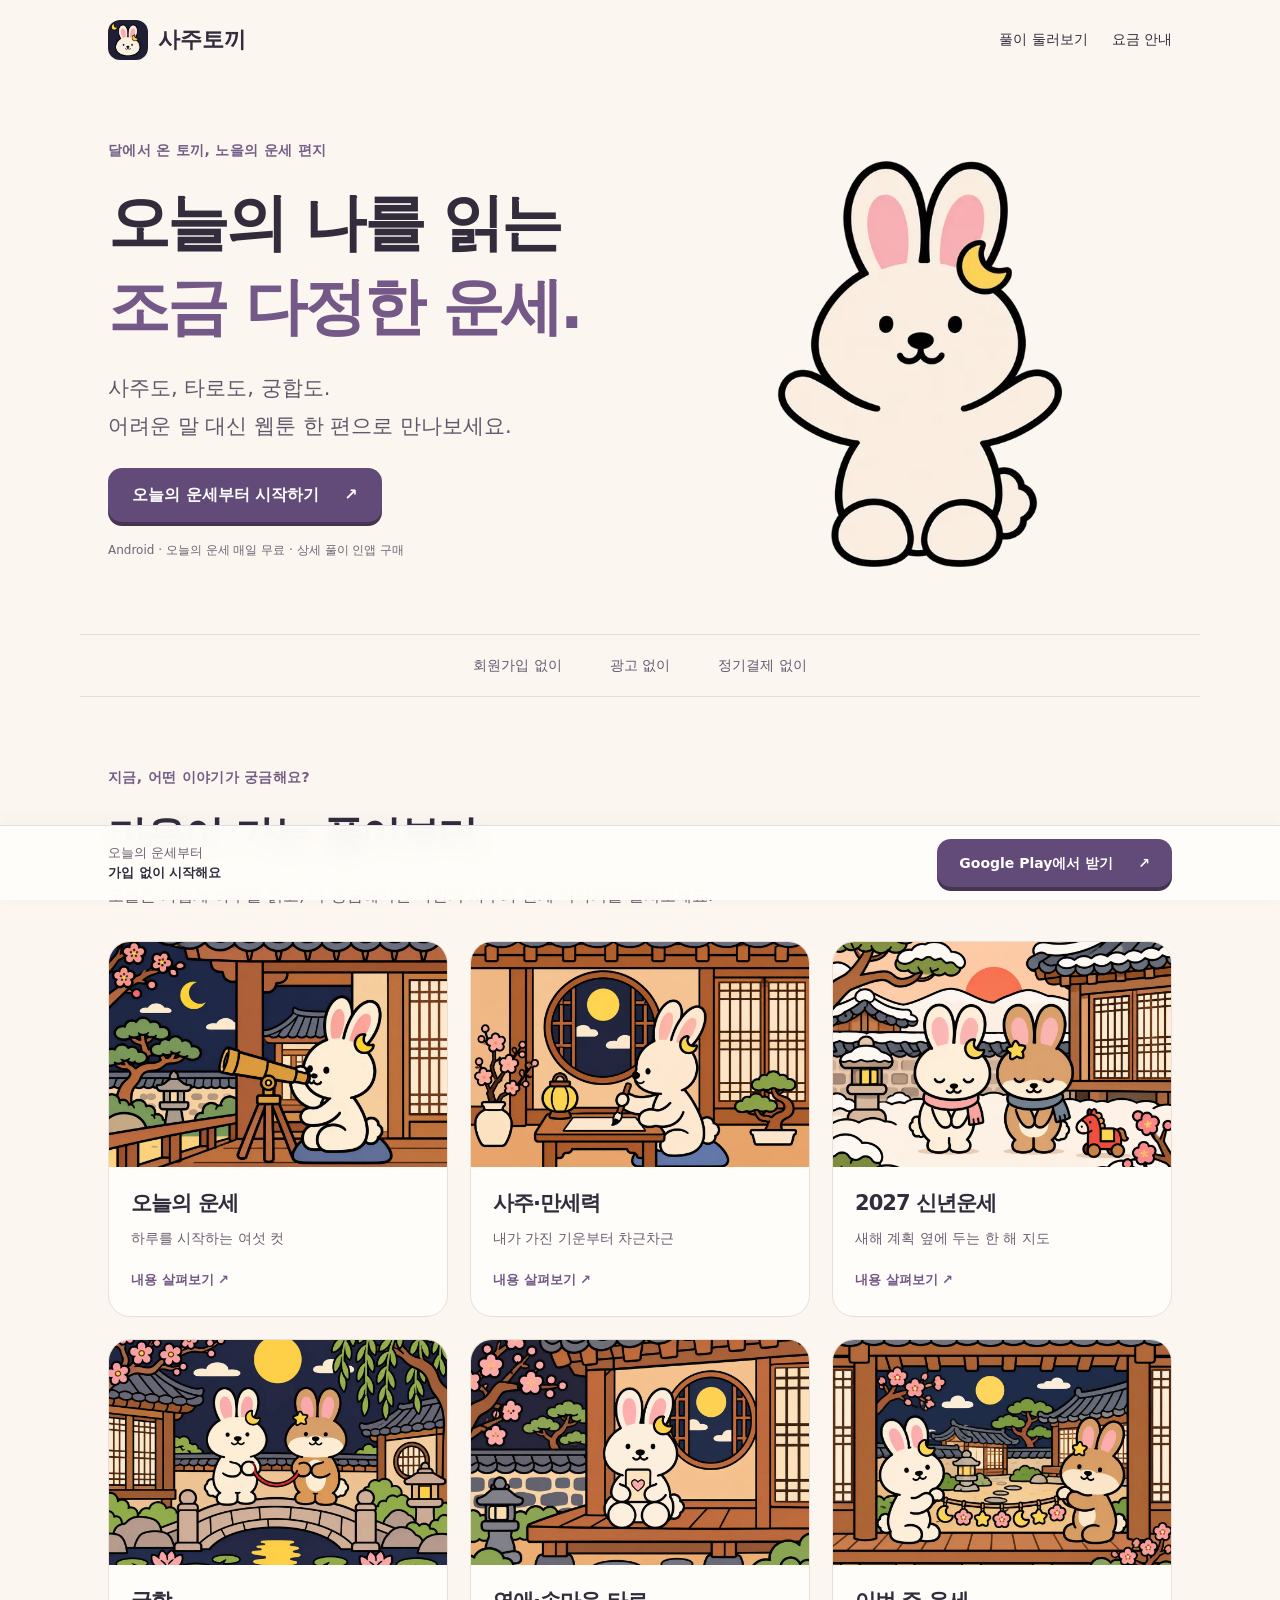
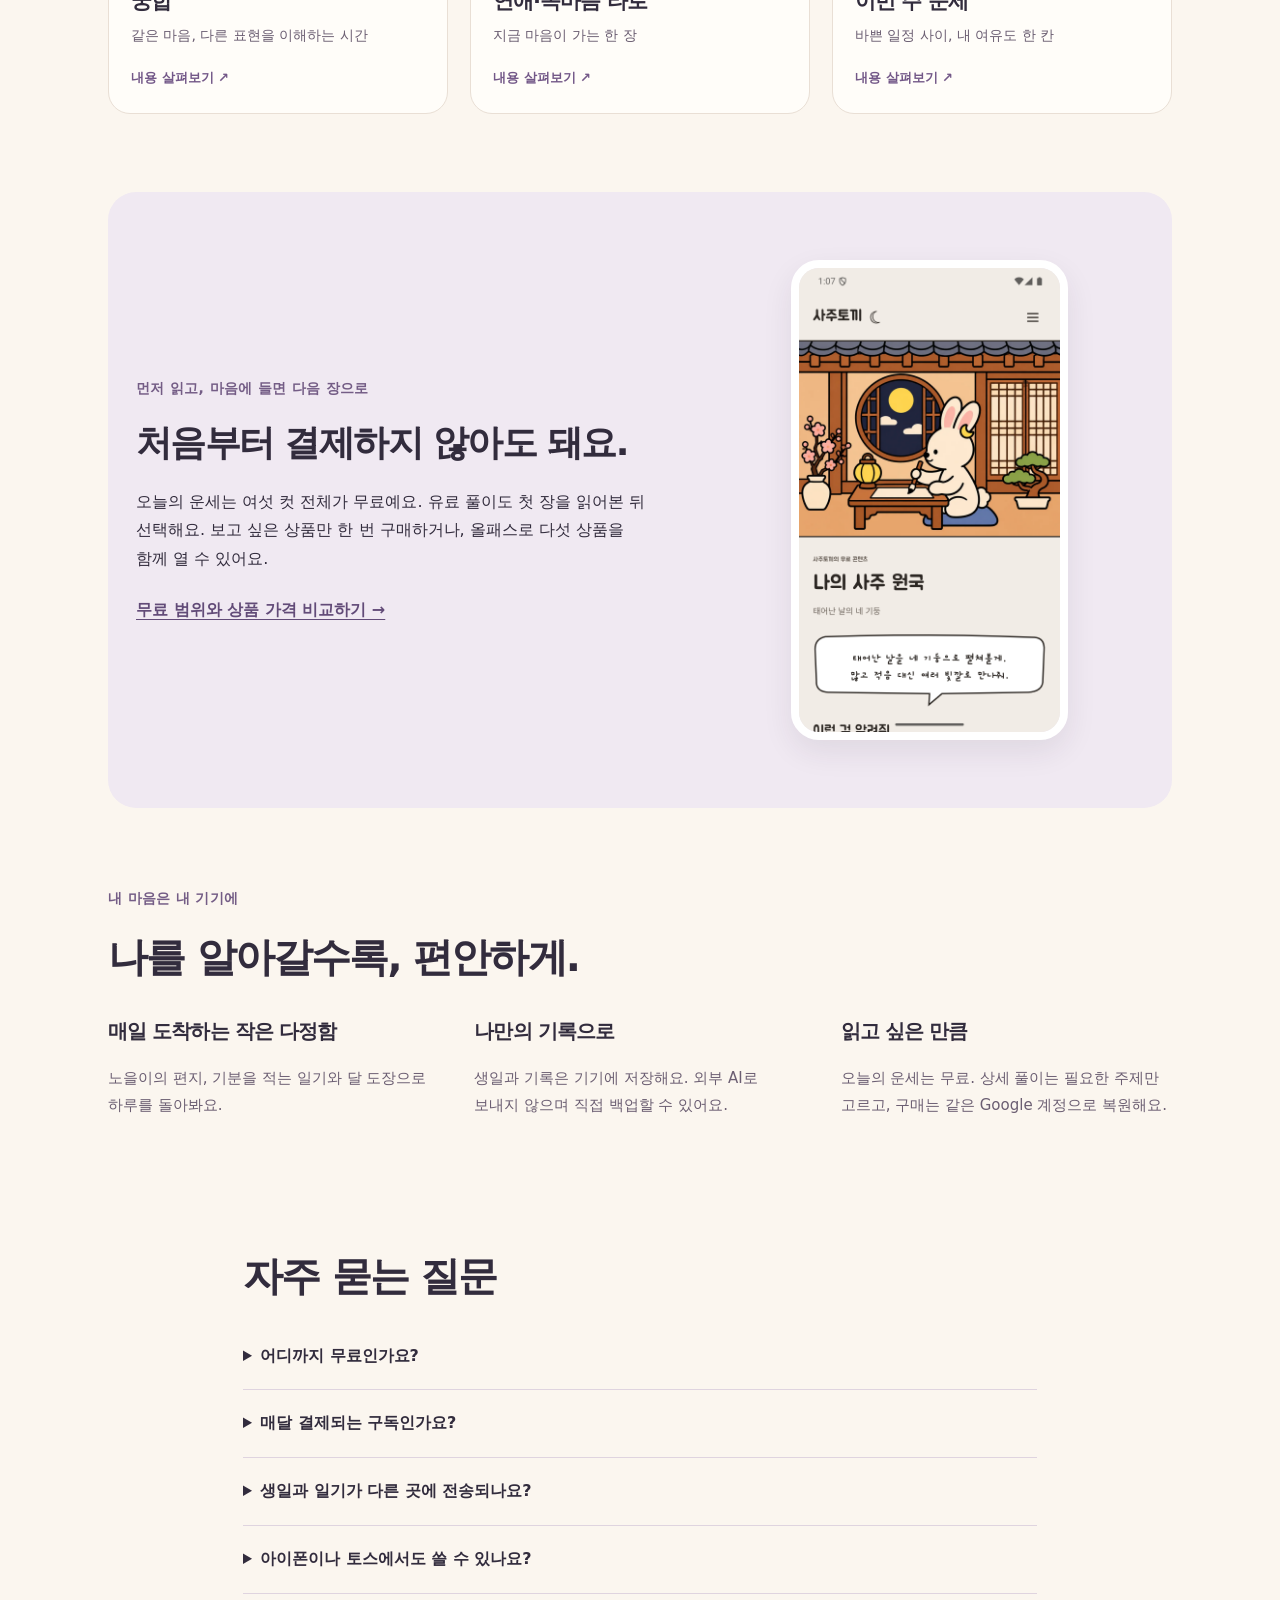
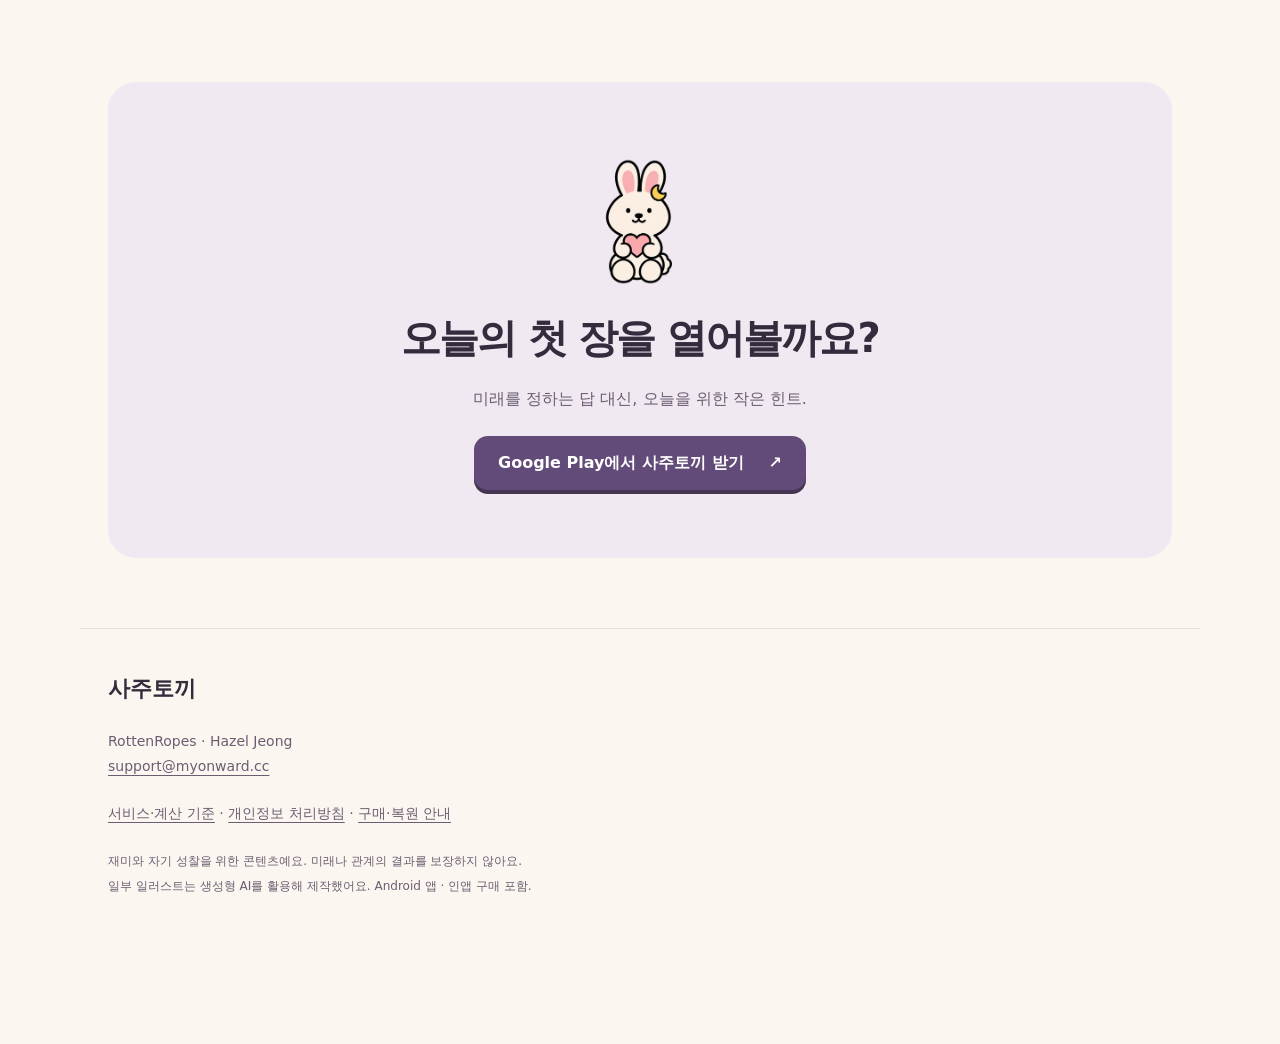
<file: index.html>
<!doctype html><html lang="ko"><head><meta charset="utf-8"><meta name="viewport" content="width=device-width,initial-scale=1"><title>사주토끼 | 오늘의 운세·사주·타로·궁합을 웹툰으로</title><meta name="description" content="오늘의 운세부터 2027 신년운세, 사주팔자·궁합·타로까지 토끼 노을과 세로 웹툰으로 읽어요. 오늘의 운세는 매일 무료, 상세 풀이는 미리 보고 한 번만 구매하세요. 가입·광고 없이 시작하는 사주토끼 Android 앱의 풀이와 요금을 확인하세요."><meta name="robots" content="index,follow,max-image-preview:large"><link rel="canonical" href="https://hazelejeong.github.io/sajutokki-public/"><meta property="og:type" content="website"><meta property="og:locale" content="ko_KR"><meta property="og:site_name" content="사주토끼"><meta property="og:title" content="사주토끼 | 오늘의 운세·사주·타로·궁합을 웹툰으로"><meta property="og:description" content="오늘의 운세부터 2027 신년운세, 사주팔자·궁합·타로까지 토끼 노을과 세로 웹툰으로 읽어요. 오늘의 운세는 매일 무료, 상세 풀이는 미리 보고 한 번만 구매하세요. 가입·광고 없이 시작하는 사주토끼 Android 앱의 풀이와 요금을 확인하세요."><meta property="og:url" content="https://hazelejeong.github.io/sajutokki-public/"><meta property="og:image" content="https://hazelejeong.github.io/sajutokki-public/assets/og.png"><meta property="og:image:width" content="1200"><meta property="og:image:height" content="630"><meta name="twitter:card" content="summary_large_image"><meta name="twitter:title" content="사주토끼 | 오늘의 운세·사주·타로·궁합을 웹툰으로"><meta name="twitter:description" content="오늘의 운세부터 2027 신년운세, 사주팔자·궁합·타로까지 토끼 노을과 세로 웹툰으로 읽어요. 오늘의 운세는 매일 무료, 상세 풀이는 미리 보고 한 번만 구매하세요. 가입·광고 없이 시작하는 사주토끼 Android 앱의 풀이와 요금을 확인하세요."><meta name="twitter:image" content="https://hazelejeong.github.io/sajutokki-public/assets/og.png"><meta name="theme-color" content="#fbf6ef"><link rel="icon" href="https://hazelejeong.github.io/sajutokki-public/assets/icon.png"><link rel="stylesheet" href="https://hazelejeong.github.io/sajutokki-public/site.css"><script type="application/ld+json">{"@context":"https://schema.org","@graph":[{"@type":"Organization","@id":"https://hazelejeong.github.io/sajutokki-public/#organization","name":"RottenRopes","url":"https://hazelejeong.github.io/sajutokki-public/","email":"support@myonward.cc"},{"@type":"WebSite","@id":"https://hazelejeong.github.io/sajutokki-public/#website","name":"사주토끼","url":"https://hazelejeong.github.io/sajutokki-public/","inLanguage":"ko-KR","publisher":{"@id":"https://hazelejeong.github.io/sajutokki-public/#organization"}},{"@type":"MobileApplication","@id":"https://hazelejeong.github.io/sajutokki-public/#app","name":"사주토끼","operatingSystem":"Android","applicationCategory":"LifestyleApplication","installUrl":"https://play.google.com/store/apps/details?id=cc.myonward.kr&utm_source=sajutokki_web&utm_medium=referral&utm_campaign=schema&utm_content=primary&referrer=utm_source%3Dsajutokki_web%26utm_medium%3Dreferral%26utm_campaign%3Dschema%26utm_content%3Dprimary","url":"https://hazelejeong.github.io/sajutokki-public/","description":"오늘의 운세는 무료이며 사주·타로·궁합 등 상세 풀이는 인앱 구매로 이용하는 웹툰 운세 앱","offers":{"@type":"Offer","price":"0","priceCurrency":"KRW","description":"앱 설치 및 오늘의 운세 무료. 상세 풀이 인앱 구매 포함."},"publisher":{"@id":"https://hazelejeong.github.io/sajutokki-public/#organization"}},{"@type":"FAQPage","mainEntity":[{"@type":"Question","name":"어디까지 무료인가요?","acceptedAnswer":{"@type":"Answer","text":"오늘의 운세 여섯 컷 전체와 편지·일기·보관함은 무료예요. 사주·2027 신년·궁합·타로·주간 상세 풀이는 미리보기 후 유료 상품을 선택할 수 있어요."}},{"@type":"Question","name":"매달 결제되는 구독인가요?","acceptedAnswer":{"@type":"Answer","text":"모든 상품은 한 번 구매하는 방식이에요. 정기 결제와 자동 갱신은 없어요."}},{"@type":"Question","name":"생일과 일기가 다른 곳에 전송되나요?","acceptedAnswer":{"@type":"Answer","text":"프로필과 기록은 앱을 사용하는 기기에만 저장해요. 외부 AI로 보내지 않으며, Google Play가 결제를 처리해요."}},{"@type":"Question","name":"아이폰이나 토스에서도 쓸 수 있나요?","acceptedAnswer":{"@type":"Answer","text":"이 페이지에서 안내하는 구매 상품은 Google Play의 Android 앱 기준이에요. 현재 iPhone 앱이나 토스 결제 출시를 안내하지 않아요."}}]}]}</script></head><body><a class="skip" href="#main">본문으로 건너뛰기</a><header><a class="brand" href="https://hazelejeong.github.io/sajutokki-public/"><img src="https://hazelejeong.github.io/sajutokki-public/assets/icon.png" width="40" height="40" alt="">사주토끼</a><nav aria-label="주 메뉴"><a href="https://hazelejeong.github.io/sajutokki-public/#readings">풀이 둘러보기</a><a href="https://hazelejeong.github.io/sajutokki-public/pricing/">요금 안내</a></nav></header><main id="main"><section class="hero"><div><p class="eyebrow">달에서 온 토끼, 노을의 운세 편지</p><h1>오늘의 나를 읽는<br><em>조금 다정한 운세.</em></h1><p class="lead">사주도, 타로도, 궁합도.<br>어려운 말 대신 웹툰 한 편으로 만나보세요.</p><a class="button" href="https://play.google.com/store/apps/details?id=cc.myonward.kr&amp;utm_source=sajutokki_web&amp;utm_medium=referral&amp;utm_campaign=home&amp;utm_content=primary&amp;referrer=utm_source%3Dsajutokki_web%26utm_medium%3Dreferral%26utm_campaign%3Dhome%26utm_content%3Dprimary">오늘의 운세부터 시작하기 <span aria-hidden="true">↗</span></a><p class="caption">Android · 오늘의 운세 매일 무료 · 상세 풀이 인앱 구매</p></div><img class="hero-art" src="https://hazelejeong.github.io/sajutokki-public/assets/noeul-welcome.webp" alt="달에서 온 토끼 노을이 반갑게 맞이해요" width="520" height="520" fetchpriority="high"></section><div class="trust"><span>회원가입 없이</span><span>광고 없이</span><span>정기결제 없이</span></div><section id="readings"><p class="eyebrow">지금, 어떤 이야기가 궁금해요?</p><h2>마음이 가는 풀이부터.</h2><p class="intro">오늘은 가볍게 하루를 읽고, 더 궁금해지면 나만의 사주와 관계 이야기를 펼쳐보세요.</p><div class="cards"><a class="topic" href="https://hazelejeong.github.io/sajutokki-public/today/"><img src="https://hazelejeong.github.io/sajutokki-public/assets/today.webp" alt="오늘의 운세 웹툰 표지" width="360" height="240" loading="lazy"><div><h3>오늘의 운세</h3><p>하루를 시작하는 여섯 컷</p><span>내용 살펴보기 ↗</span></div></a><a class="topic" href="https://hazelejeong.github.io/sajutokki-public/my-saju/"><img src="https://hazelejeong.github.io/sajutokki-public/assets/my-saju.webp" alt="사주·만세력 웹툰 표지" width="360" height="240" loading="lazy"><div><h3>사주·만세력</h3><p>내가 가진 기운부터 차근차근</p><span>내용 살펴보기 ↗</span></div></a><a class="topic" href="https://hazelejeong.github.io/sajutokki-public/newyear-2027/"><img src="https://hazelejeong.github.io/sajutokki-public/assets/newyear-2027.webp" alt="2027 신년운세 웹툰 표지" width="360" height="240" loading="lazy"><div><h3>2027 신년운세</h3><p>새해 계획 옆에 두는 한 해 지도</p><span>내용 살펴보기 ↗</span></div></a><a class="topic" href="https://hazelejeong.github.io/sajutokki-public/match/"><img src="https://hazelejeong.github.io/sajutokki-public/assets/match.webp" alt="궁합 웹툰 표지" width="360" height="240" loading="lazy"><div><h3>궁합</h3><p>같은 마음, 다른 표현을 이해하는 시간</p><span>내용 살펴보기 ↗</span></div></a><a class="topic" href="https://hazelejeong.github.io/sajutokki-public/tarot/"><img src="https://hazelejeong.github.io/sajutokki-public/assets/love-tarot.webp" alt="연애·속마음 타로 웹툰 표지" width="360" height="240" loading="lazy"><div><h3>연애·속마음 타로</h3><p>지금 마음이 가는 한 장</p><span>내용 살펴보기 ↗</span></div></a><a class="topic" href="https://hazelejeong.github.io/sajutokki-public/week/"><img src="https://hazelejeong.github.io/sajutokki-public/assets/week.webp" alt="이번 주 운세 웹툰 표지" width="360" height="240" loading="lazy"><div><h3>이번 주 운세</h3><p>바쁜 일정 사이, 내 여유도 한 칸</p><span>내용 살펴보기 ↗</span></div></a></div></section><section class="split tint"><div><p class="eyebrow">먼저 읽고, 마음에 들면 다음 장으로</p><h2>처음부터 결제하지 않아도 돼요.</h2><p>오늘의 운세는 여섯 컷 전체가 무료예요. 유료 풀이도 첫 장을 읽어본 뒤 선택해요. 보고 싶은 상품만 한 번 구매하거나, 올패스로 다섯 상품을 함께 열 수 있어요.</p><a class="text-link" href="https://hazelejeong.github.io/sajutokki-public/pricing/">무료 범위와 상품 가격 비교하기 →</a></div><img src="https://hazelejeong.github.io/sajutokki-public/assets/screen-saju.png" alt="사주토끼의 실제 사주 원국과 오행 화면" width="390" height="844" loading="lazy" class="phone"></section><section><p class="eyebrow">내 마음은 내 기기에</p><h2>나를 알아갈수록, 편안하게.</h2><div class="benefits"><article><h3>매일 도착하는 작은 다정함</h3><p>노을이의 편지, 기분을 적는 일기와 달 도장으로 하루를 돌아봐요.</p></article><article><h3>나만의 기록으로</h3><p>생일과 기록은 기기에 저장해요. 외부 AI로 보내지 않으며 직접 백업할 수 있어요.</p></article><article><h3>읽고 싶은 만큼</h3><p>오늘의 운세는 무료. 상세 풀이는 필요한 주제만 고르고, 구매는 같은 Google 계정으로 복원해요.</p></article></div></section><section class="faq"><h2>자주 묻는 질문</h2><details><summary>어디까지 무료인가요?</summary><p>오늘의 운세 여섯 컷 전체와 편지·일기·보관함은 무료예요. 사주·2027 신년·궁합·타로·주간 상세 풀이는 미리보기 후 유료 상품을 선택할 수 있어요.</p></details><details><summary>매달 결제되는 구독인가요?</summary><p>모든 상품은 한 번 구매하는 방식이에요. 정기 결제와 자동 갱신은 없어요.</p></details><details><summary>생일과 일기가 다른 곳에 전송되나요?</summary><p>프로필과 기록은 앱을 사용하는 기기에만 저장해요. 외부 AI로 보내지 않으며, Google Play가 결제를 처리해요.</p></details><details><summary>아이폰이나 토스에서도 쓸 수 있나요?</summary><p>이 페이지에서 안내하는 구매 상품은 Google Play의 Android 앱 기준이에요. 현재 iPhone 앱이나 토스 결제 출시를 안내하지 않아요.</p></details></section><section class="closing tint"><img src="https://hazelejeong.github.io/sajutokki-public/assets/noeul-heart.webp" width="160" height="160" alt="마음을 전하는 토끼 노을" loading="lazy"><h2>오늘의 첫 장을 열어볼까요?</h2><p>미래를 정하는 답 대신, 오늘을 위한 작은 힌트.</p><a class="button" href="https://play.google.com/store/apps/details?id=cc.myonward.kr&amp;utm_source=sajutokki_web&amp;utm_medium=referral&amp;utm_campaign=home&amp;utm_content=closing&amp;referrer=utm_source%3Dsajutokki_web%26utm_medium%3Dreferral%26utm_campaign%3Dhome%26utm_content%3Dclosing">Google Play에서 사주토끼 받기 <span aria-hidden="true">↗</span></a></section></main><footer><a class="brand" href="https://hazelejeong.github.io/sajutokki-public/">사주토끼</a><p>RottenRopes · Hazel Jeong<br><a href="mailto:support@myonward.cc">support@myonward.cc</a></p><p><a href="https://hazelejeong.github.io/sajutokki-public/about/">서비스·계산 기준</a> · <a href="https://hazelejeong.github.io/sajutokki-public/privacy.html">개인정보 처리방침</a> · <a href="https://hazelejeong.github.io/sajutokki-public/pricing/">구매·복원 안내</a></p><small>재미와 자기 성찰을 위한 콘텐츠예요. 미래나 관계의 결과를 보장하지 않아요.<br>일부 일러스트는 생성형 AI를 활용해 제작했어요. Android 앱 · 인앱 구매 포함.</small></footer><aside class="sticky" aria-label="앱 설치"><span>오늘의 운세부터<br><strong>가입 없이 시작해요</strong></span><a class="button" href="https://play.google.com/store/apps/details?id=cc.myonward.kr&amp;utm_source=sajutokki_web&amp;utm_medium=referral&amp;utm_campaign=home&amp;utm_content=sticky&amp;referrer=utm_source%3Dsajutokki_web%26utm_medium%3Dreferral%26utm_campaign%3Dhome%26utm_content%3Dsticky">Google Play에서 받기 <span aria-hidden="true">↗</span></a></aside></body></html>
</file>
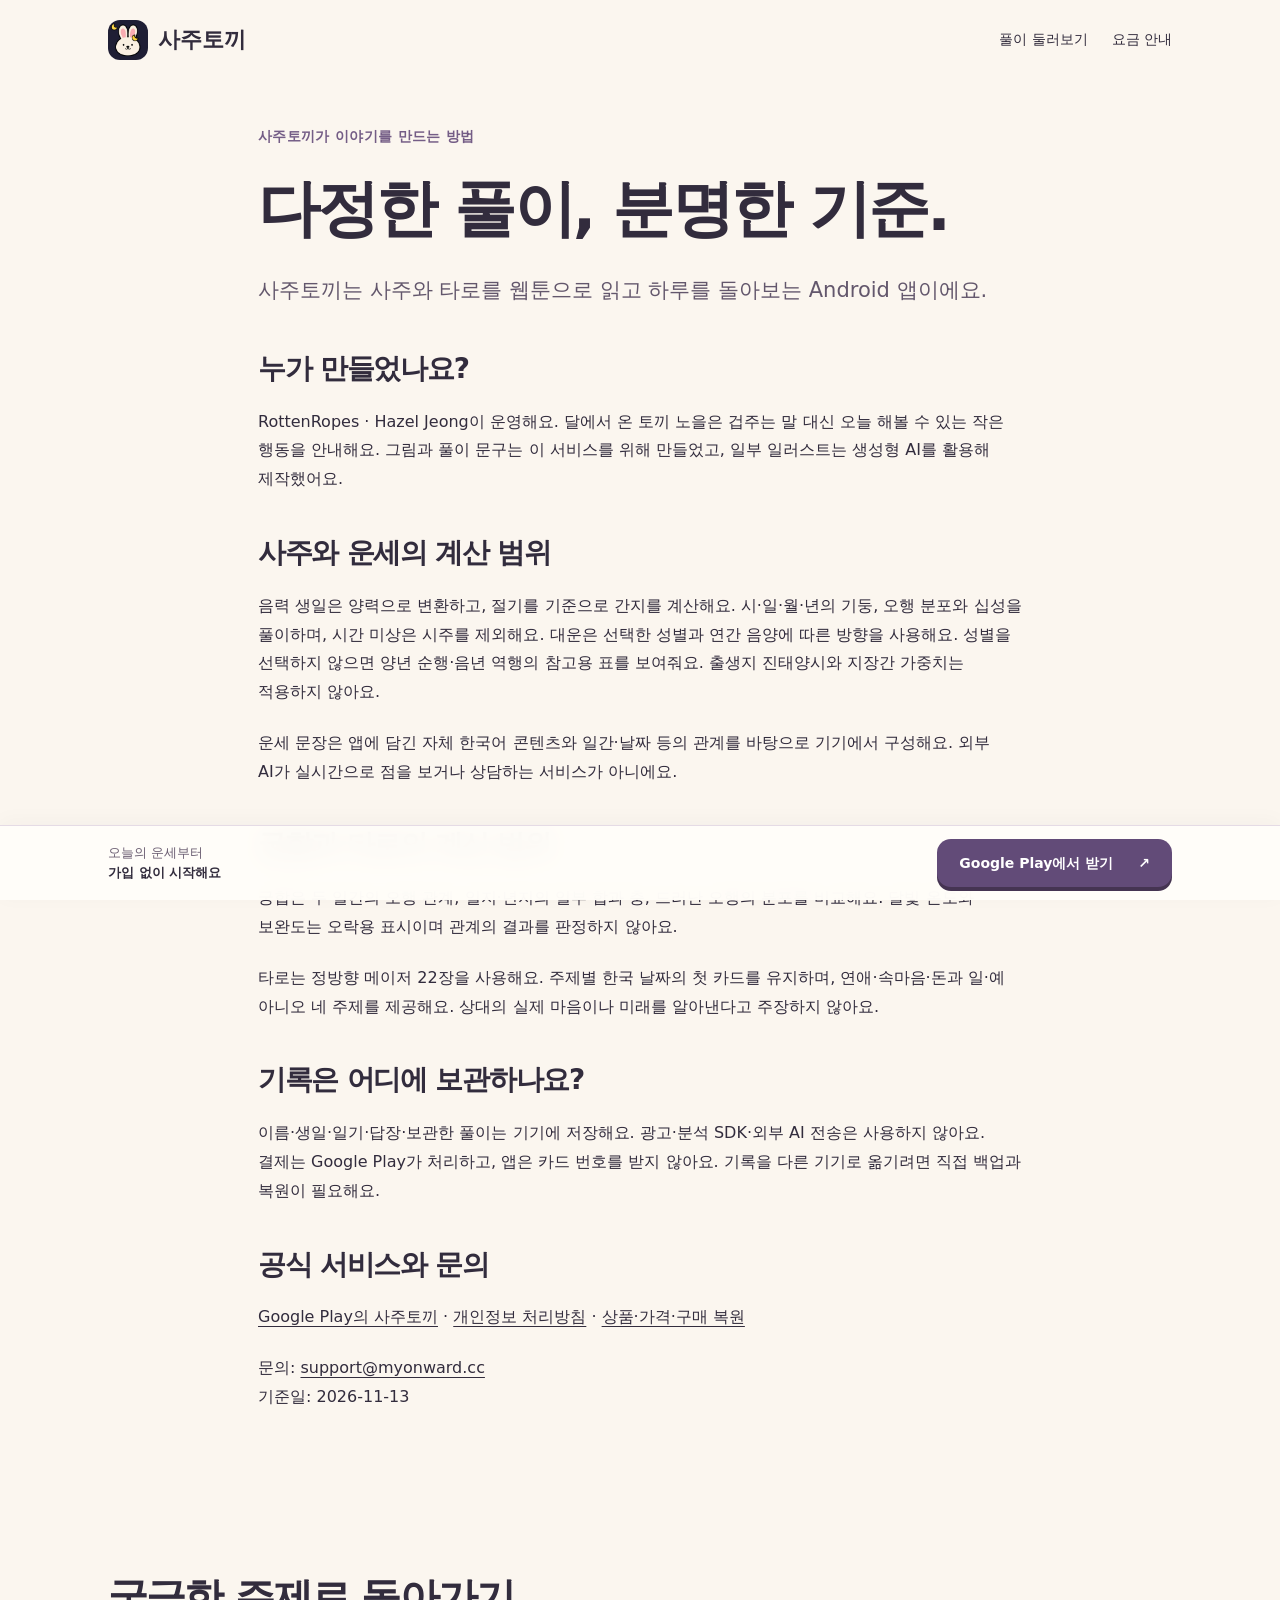
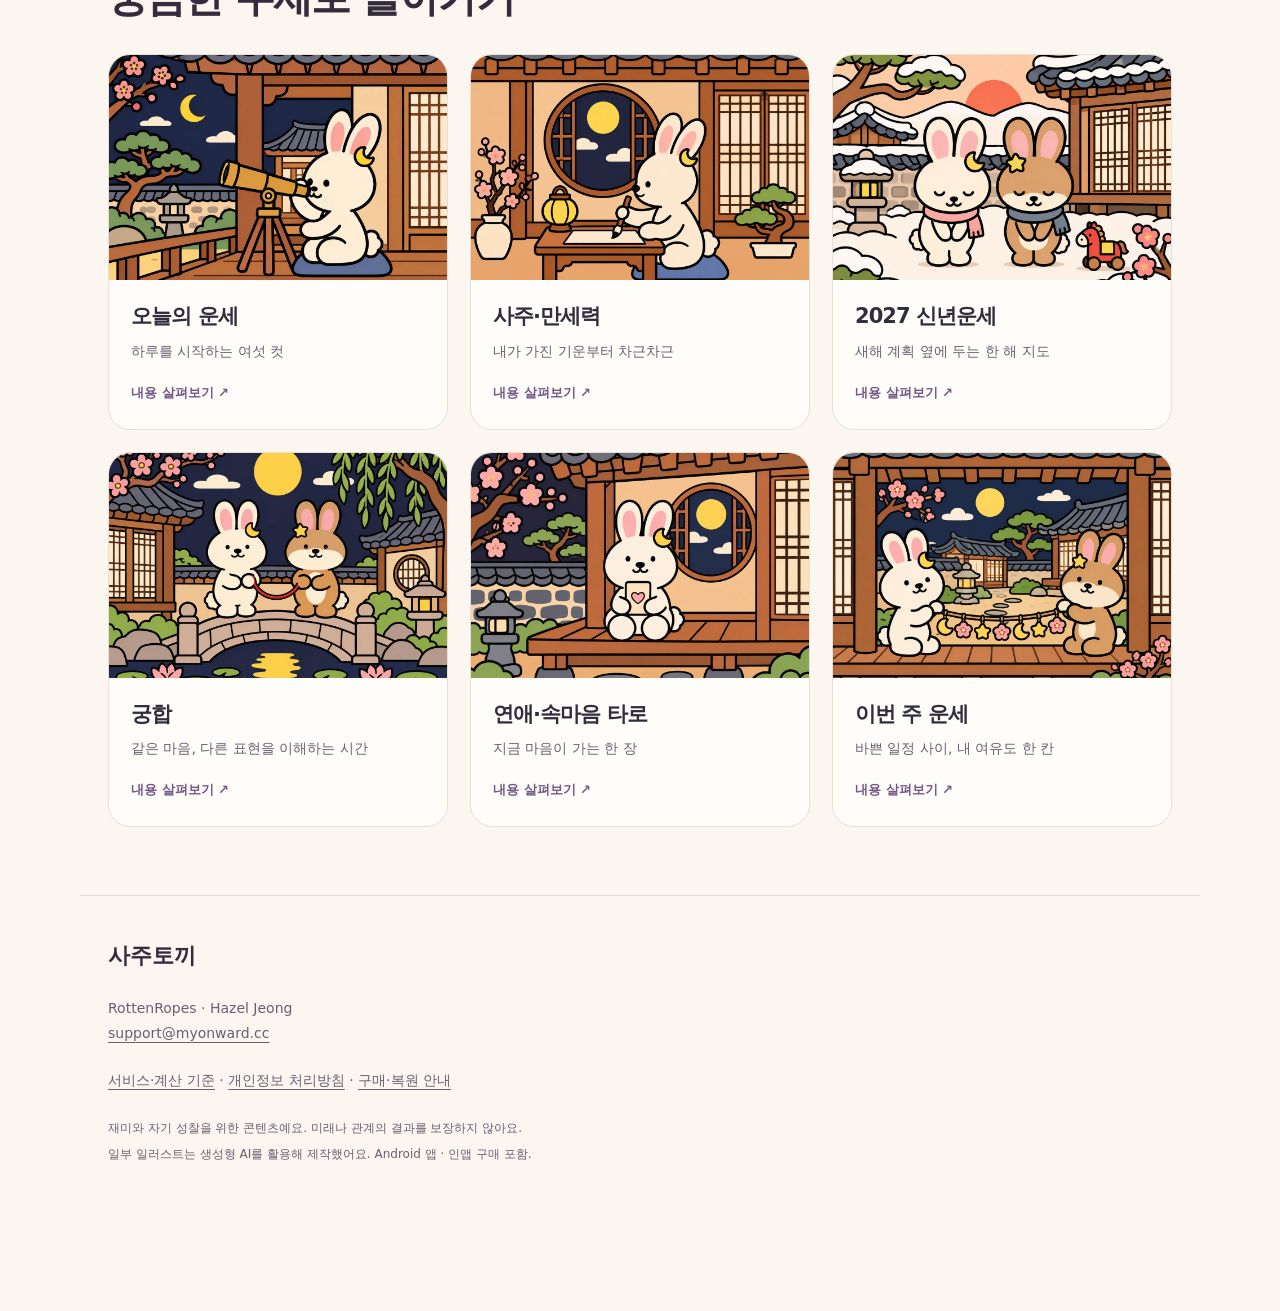
<file: about/index.html>
<!doctype html><html lang="ko"><head><meta charset="utf-8"><meta name="viewport" content="width=device-width,initial-scale=1"><title>사주토끼 소개 | 사주·타로 계산 기준과 개인정보 안내</title><meta name="description" content="사주토끼는 RottenRopes가 운영하는 웹툰 운세 앱이에요. 생일·음력 변환, 절기 기준 간지와 오행, 궁합, 22장 정방향 타로의 계산 범위와 한계를 공개합니다. 기록은 기기에 저장하고 외부 AI로 보내지 않아요."><meta name="robots" content="index,follow,max-image-preview:large"><link rel="canonical" href="https://hazelejeong.github.io/sajutokki-public/about/"><meta property="og:type" content="website"><meta property="og:locale" content="ko_KR"><meta property="og:site_name" content="사주토끼"><meta property="og:title" content="사주토끼 소개 | 사주·타로 계산 기준과 개인정보 안내"><meta property="og:description" content="사주토끼는 RottenRopes가 운영하는 웹툰 운세 앱이에요. 생일·음력 변환, 절기 기준 간지와 오행, 궁합, 22장 정방향 타로의 계산 범위와 한계를 공개합니다. 기록은 기기에 저장하고 외부 AI로 보내지 않아요."><meta property="og:url" content="https://hazelejeong.github.io/sajutokki-public/about/"><meta property="og:image" content="https://hazelejeong.github.io/sajutokki-public/assets/og.png"><meta property="og:image:width" content="1200"><meta property="og:image:height" content="630"><meta name="twitter:card" content="summary_large_image"><meta name="twitter:title" content="사주토끼 소개 | 사주·타로 계산 기준과 개인정보 안내"><meta name="twitter:description" content="사주토끼는 RottenRopes가 운영하는 웹툰 운세 앱이에요. 생일·음력 변환, 절기 기준 간지와 오행, 궁합, 22장 정방향 타로의 계산 범위와 한계를 공개합니다. 기록은 기기에 저장하고 외부 AI로 보내지 않아요."><meta name="twitter:image" content="https://hazelejeong.github.io/sajutokki-public/assets/og.png"><meta name="theme-color" content="#fbf6ef"><link rel="icon" href="https://hazelejeong.github.io/sajutokki-public/assets/icon.png"><link rel="stylesheet" href="https://hazelejeong.github.io/sajutokki-public/site.css"><script type="application/ld+json">{"@context":"https://schema.org","@graph":[{"@type":"Organization","@id":"https://hazelejeong.github.io/sajutokki-public/#organization","name":"RottenRopes","url":"https://hazelejeong.github.io/sajutokki-public/","email":"support@myonward.cc"}]}</script></head><body><a class="skip" href="#main">본문으로 건너뛰기</a><header><a class="brand" href="https://hazelejeong.github.io/sajutokki-public/"><img src="https://hazelejeong.github.io/sajutokki-public/assets/icon.png" width="40" height="40" alt="">사주토끼</a><nav aria-label="주 메뉴"><a href="https://hazelejeong.github.io/sajutokki-public/#readings">풀이 둘러보기</a><a href="https://hazelejeong.github.io/sajutokki-public/pricing/">요금 안내</a></nav></header><main id="main"><section class="reading-body"><p class="eyebrow">사주토끼가 이야기를 만드는 방법</p><h1>다정한 풀이, 분명한 기준.</h1><p class="lead">사주토끼는 사주와 타로를 웹툰으로 읽고 하루를 돌아보는 Android 앱이에요.</p><h2>누가 만들었나요?</h2><p>RottenRopes · Hazel Jeong이 운영해요. 달에서 온 토끼 노을은 겁주는 말 대신 오늘 해볼 수 있는 작은 행동을 안내해요. 그림과 풀이 문구는 이 서비스를 위해 만들었고, 일부 일러스트는 생성형 AI를 활용해 제작했어요.</p><h2>사주와 운세의 계산 범위</h2><p>음력 생일은 양력으로 변환하고, 절기를 기준으로 간지를 계산해요. 시·일·월·년의 기둥, 오행 분포와 십성을 풀이하며, 시간 미상은 시주를 제외해요. 대운은 선택한 성별과 연간 음양에 따른 방향을 사용해요. 성별을 선택하지 않으면 양년 순행·음년 역행의 참고용 표를 보여줘요. 출생지 진태양시와 지장간 가중치는 적용하지 않아요.</p><p>운세 문장은 앱에 담긴 자체 한국어 콘텐츠와 일간·날짜 등의 관계를 바탕으로 기기에서 구성해요. 외부 AI가 실시간으로 점을 보거나 상담하는 서비스가 아니에요.</p><h2>궁합과 타로의 계산 범위</h2><p>궁합은 두 일간의 오행 관계, 일지·년지의 일부 합과 충, 드러난 오행의 분포를 비교해요. 달빛 온도와 보완도는 오락용 표시이며 관계의 결과를 판정하지 않아요.</p><p>타로는 정방향 메이저 22장을 사용해요. 주제별 한국 날짜의 첫 카드를 유지하며, 연애·속마음·돈과 일·예 아니오 네 주제를 제공해요. 상대의 실제 마음이나 미래를 알아낸다고 주장하지 않아요.</p><h2>기록은 어디에 보관하나요?</h2><p>이름·생일·일기·답장·보관한 풀이는 기기에 저장해요. 광고·분석 SDK·외부 AI 전송은 사용하지 않아요. 결제는 Google Play가 처리하고, 앱은 카드 번호를 받지 않아요. 기록을 다른 기기로 옮기려면 직접 백업과 복원이 필요해요.</p><h2>공식 서비스와 문의</h2><p><a href="https://play.google.com/store/apps/details?id=cc.myonward.kr&amp;utm_source=sajutokki_web&amp;utm_medium=referral&amp;utm_campaign=about&amp;utm_content=primary&amp;referrer=utm_source%3Dsajutokki_web%26utm_medium%3Dreferral%26utm_campaign%3Dabout%26utm_content%3Dprimary">Google Play의 사주토끼</a> · <a href="https://hazelejeong.github.io/sajutokki-public/privacy.html">개인정보 처리방침</a> · <a href="https://hazelejeong.github.io/sajutokki-public/pricing/">상품·가격·구매 복원</a></p><p>문의: <a href="mailto:support@myonward.cc">support@myonward.cc</a><br>기준일: 2026-11-13</p></section><section><h2>궁금한 주제로 돌아가기</h2><div class="cards"><a class="topic" href="https://hazelejeong.github.io/sajutokki-public/today/"><img src="https://hazelejeong.github.io/sajutokki-public/assets/today.webp" alt="오늘의 운세 웹툰 표지" width="360" height="240" loading="lazy"><div><h3>오늘의 운세</h3><p>하루를 시작하는 여섯 컷</p><span>내용 살펴보기 ↗</span></div></a><a class="topic" href="https://hazelejeong.github.io/sajutokki-public/my-saju/"><img src="https://hazelejeong.github.io/sajutokki-public/assets/my-saju.webp" alt="사주·만세력 웹툰 표지" width="360" height="240" loading="lazy"><div><h3>사주·만세력</h3><p>내가 가진 기운부터 차근차근</p><span>내용 살펴보기 ↗</span></div></a><a class="topic" href="https://hazelejeong.github.io/sajutokki-public/newyear-2027/"><img src="https://hazelejeong.github.io/sajutokki-public/assets/newyear-2027.webp" alt="2027 신년운세 웹툰 표지" width="360" height="240" loading="lazy"><div><h3>2027 신년운세</h3><p>새해 계획 옆에 두는 한 해 지도</p><span>내용 살펴보기 ↗</span></div></a><a class="topic" href="https://hazelejeong.github.io/sajutokki-public/match/"><img src="https://hazelejeong.github.io/sajutokki-public/assets/match.webp" alt="궁합 웹툰 표지" width="360" height="240" loading="lazy"><div><h3>궁합</h3><p>같은 마음, 다른 표현을 이해하는 시간</p><span>내용 살펴보기 ↗</span></div></a><a class="topic" href="https://hazelejeong.github.io/sajutokki-public/tarot/"><img src="https://hazelejeong.github.io/sajutokki-public/assets/love-tarot.webp" alt="연애·속마음 타로 웹툰 표지" width="360" height="240" loading="lazy"><div><h3>연애·속마음 타로</h3><p>지금 마음이 가는 한 장</p><span>내용 살펴보기 ↗</span></div></a><a class="topic" href="https://hazelejeong.github.io/sajutokki-public/week/"><img src="https://hazelejeong.github.io/sajutokki-public/assets/week.webp" alt="이번 주 운세 웹툰 표지" width="360" height="240" loading="lazy"><div><h3>이번 주 운세</h3><p>바쁜 일정 사이, 내 여유도 한 칸</p><span>내용 살펴보기 ↗</span></div></a></div></section></main><footer><a class="brand" href="https://hazelejeong.github.io/sajutokki-public/">사주토끼</a><p>RottenRopes · Hazel Jeong<br><a href="mailto:support@myonward.cc">support@myonward.cc</a></p><p><a href="https://hazelejeong.github.io/sajutokki-public/about/">서비스·계산 기준</a> · <a href="https://hazelejeong.github.io/sajutokki-public/privacy.html">개인정보 처리방침</a> · <a href="https://hazelejeong.github.io/sajutokki-public/pricing/">구매·복원 안내</a></p><small>재미와 자기 성찰을 위한 콘텐츠예요. 미래나 관계의 결과를 보장하지 않아요.<br>일부 일러스트는 생성형 AI를 활용해 제작했어요. Android 앱 · 인앱 구매 포함.</small></footer><aside class="sticky" aria-label="앱 설치"><span>오늘의 운세부터<br><strong>가입 없이 시작해요</strong></span><a class="button" href="https://play.google.com/store/apps/details?id=cc.myonward.kr&amp;utm_source=sajutokki_web&amp;utm_medium=referral&amp;utm_campaign=about&amp;utm_content=sticky&amp;referrer=utm_source%3Dsajutokki_web%26utm_medium%3Dreferral%26utm_campaign%3Dabout%26utm_content%3Dsticky">Google Play에서 받기 <span aria-hidden="true">↗</span></a></aside></body></html>
</file>
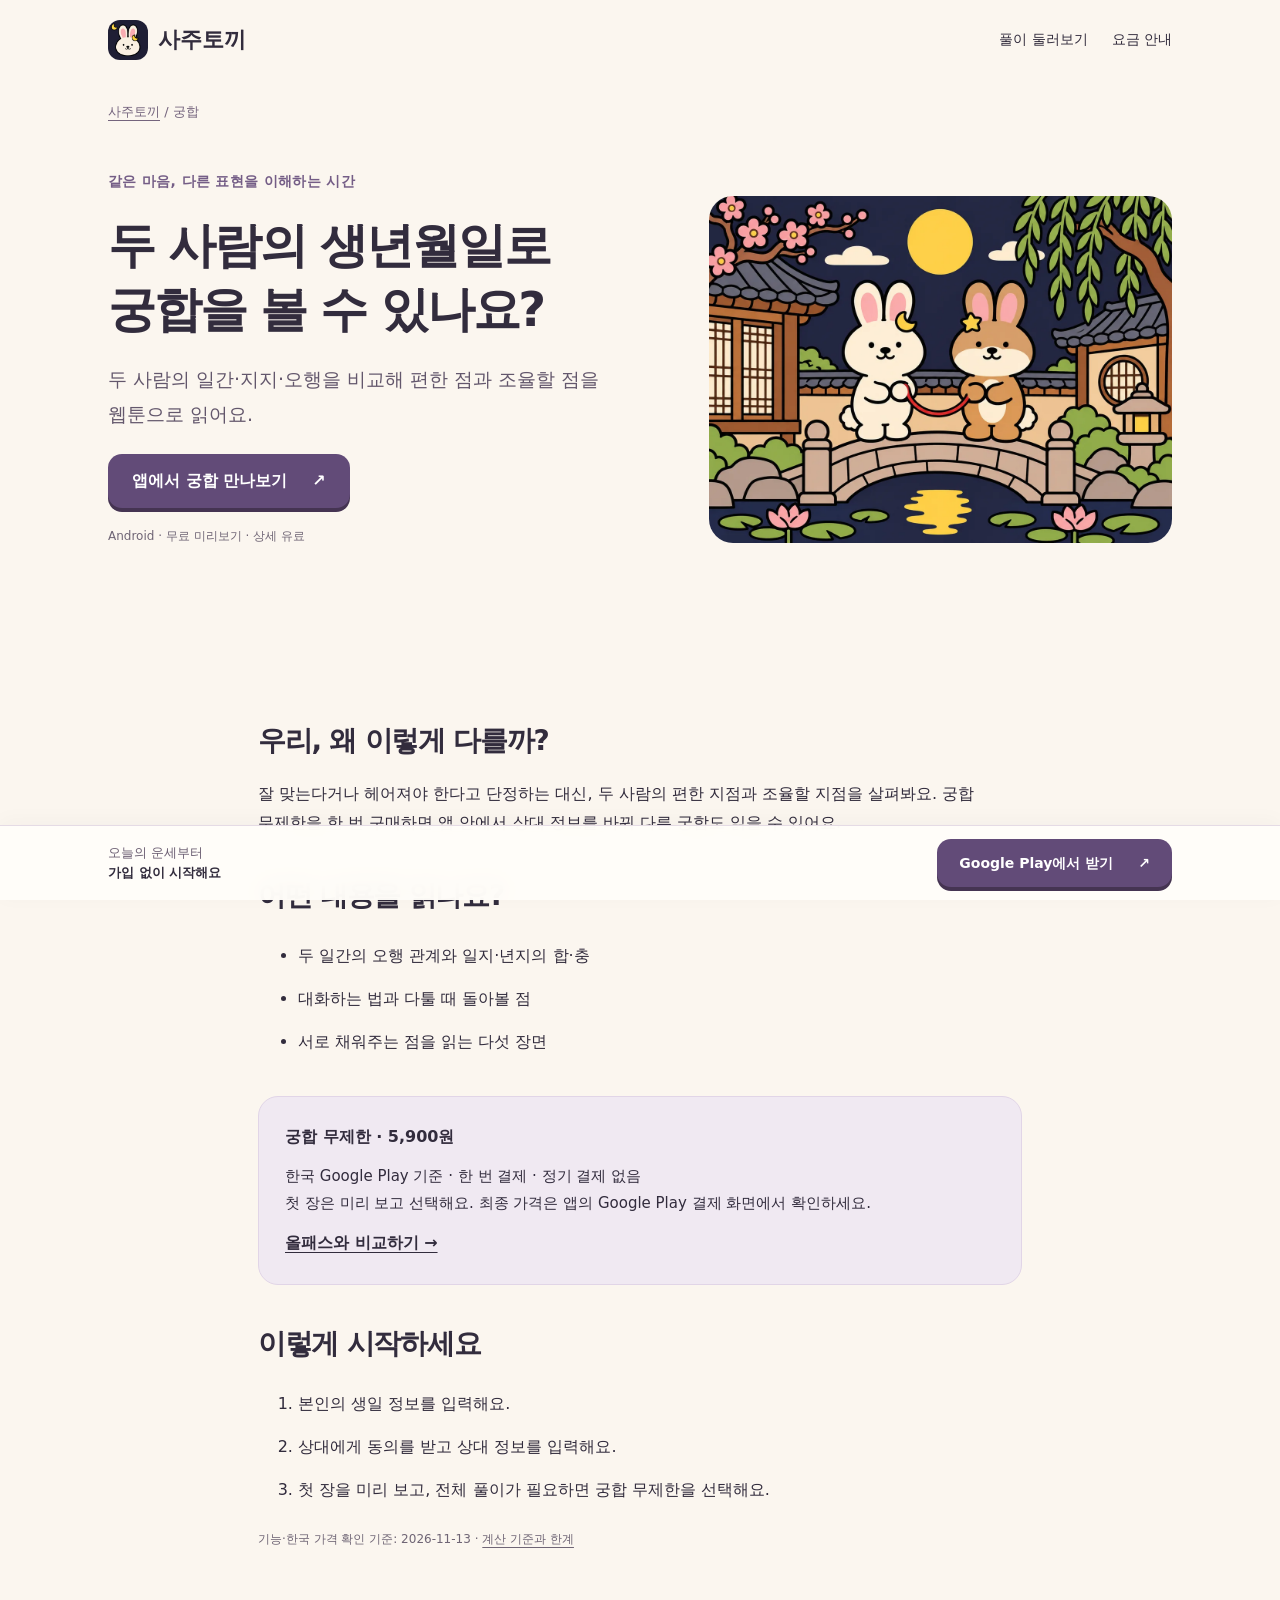
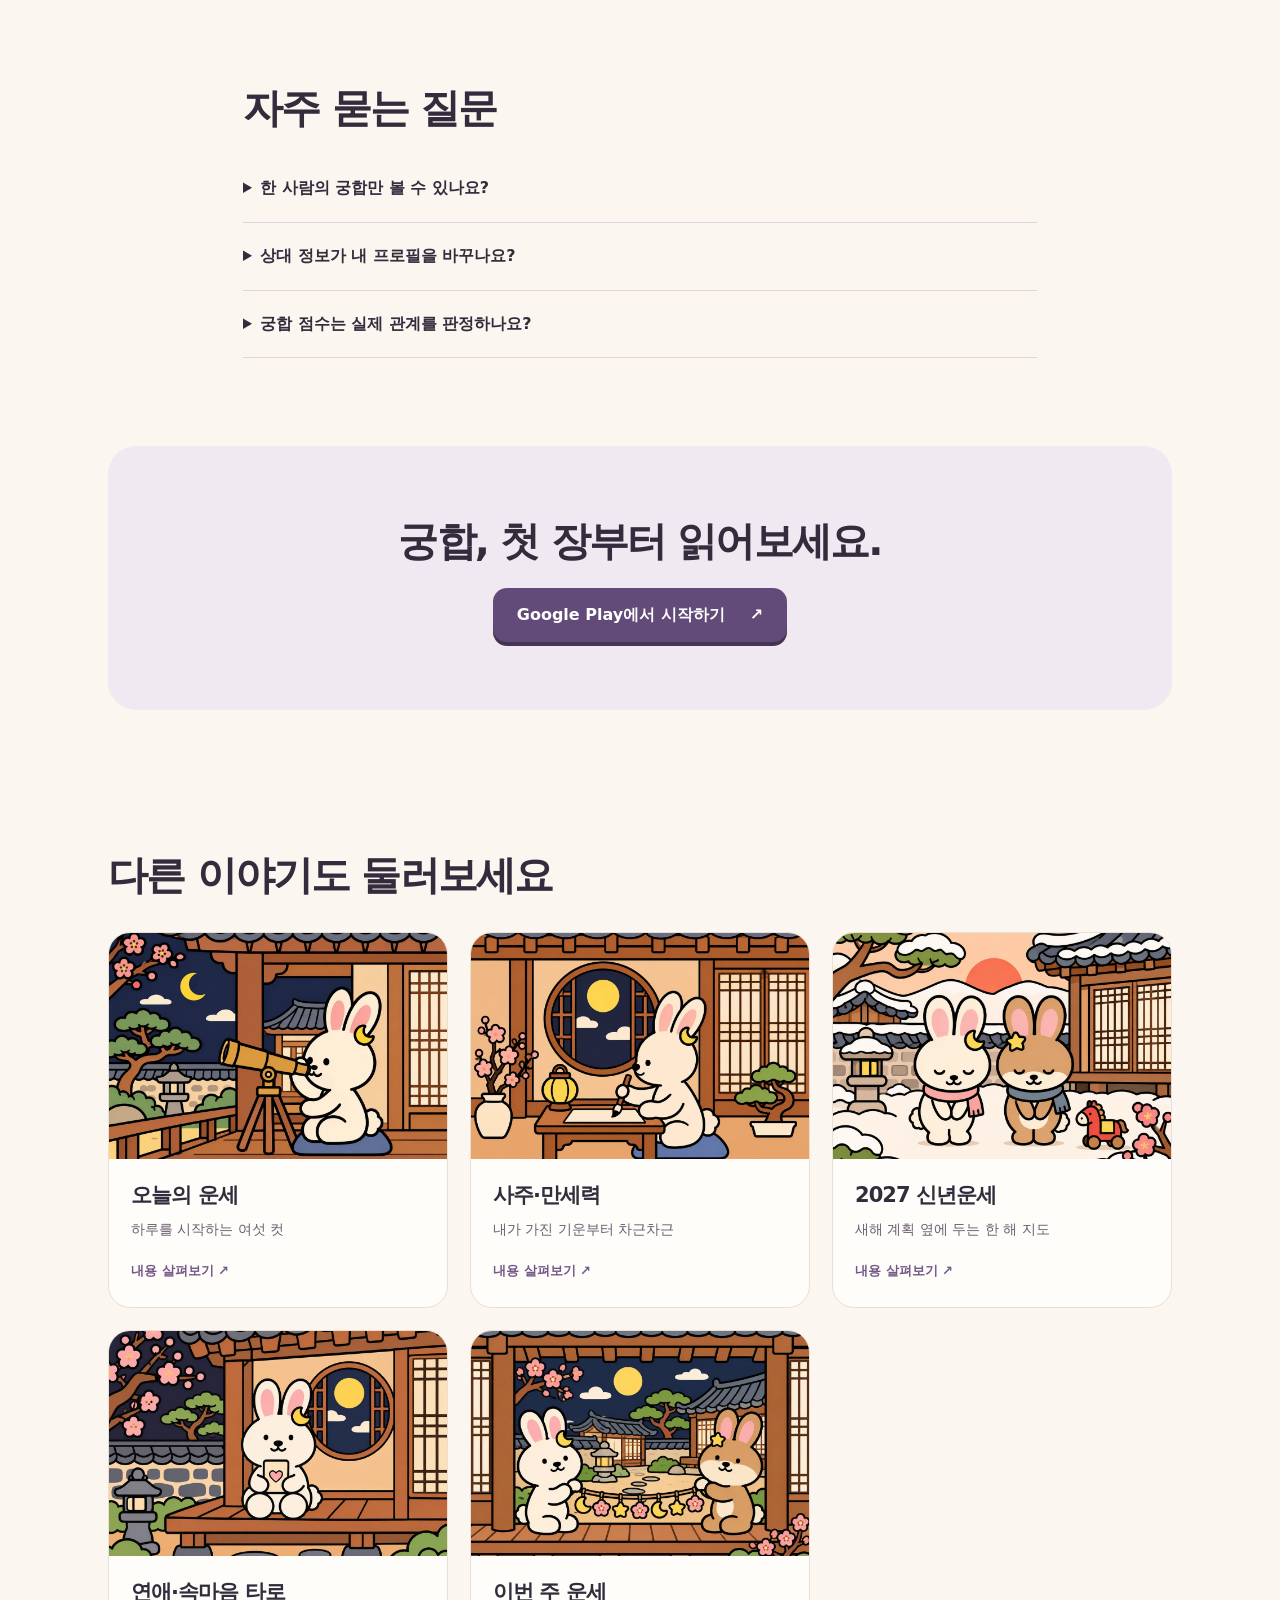
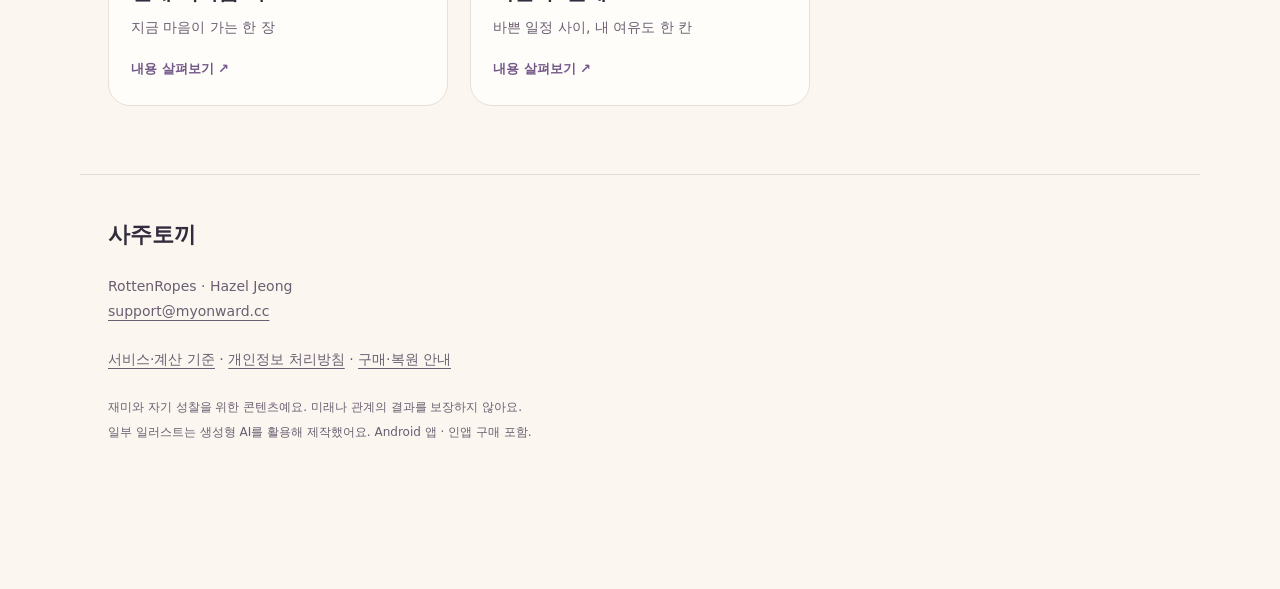
<file: match/index.html>
<!doctype html><html lang="ko"><head><meta charset="utf-8"><meta name="viewport" content="width=device-width,initial-scale=1"><title>생년월일 궁합·연애 궁합을 웹툰으로 | 사주토끼</title><meta name="description" content="두 사람의 생년월일로 일간 오행 관계와 합·충을 비교하는 사주토끼 궁합을 만나보세요. 대화하는 법, 다툴 때 돌아볼 점, 서로 채워주는 점을 다섯 장면으로 읽어요. 궁합 미리보기와 일회성 구매 범위, 상대 정보 저장 방식도 안내합니다."><meta name="robots" content="index,follow,max-image-preview:large"><link rel="canonical" href="https://hazelejeong.github.io/sajutokki-public/match/"><meta property="og:type" content="website"><meta property="og:locale" content="ko_KR"><meta property="og:site_name" content="사주토끼"><meta property="og:title" content="생년월일 궁합·연애 궁합을 웹툰으로 | 사주토끼"><meta property="og:description" content="두 사람의 생년월일로 일간 오행 관계와 합·충을 비교하는 사주토끼 궁합을 만나보세요. 대화하는 법, 다툴 때 돌아볼 점, 서로 채워주는 점을 다섯 장면으로 읽어요. 궁합 미리보기와 일회성 구매 범위, 상대 정보 저장 방식도 안내합니다."><meta property="og:url" content="https://hazelejeong.github.io/sajutokki-public/match/"><meta property="og:image" content="https://hazelejeong.github.io/sajutokki-public/assets/og.png"><meta property="og:image:width" content="1200"><meta property="og:image:height" content="630"><meta name="twitter:card" content="summary_large_image"><meta name="twitter:title" content="생년월일 궁합·연애 궁합을 웹툰으로 | 사주토끼"><meta name="twitter:description" content="두 사람의 생년월일로 일간 오행 관계와 합·충을 비교하는 사주토끼 궁합을 만나보세요. 대화하는 법, 다툴 때 돌아볼 점, 서로 채워주는 점을 다섯 장면으로 읽어요. 궁합 미리보기와 일회성 구매 범위, 상대 정보 저장 방식도 안내합니다."><meta name="twitter:image" content="https://hazelejeong.github.io/sajutokki-public/assets/og.png"><meta name="theme-color" content="#fbf6ef"><link rel="icon" href="https://hazelejeong.github.io/sajutokki-public/assets/icon.png"><link rel="stylesheet" href="https://hazelejeong.github.io/sajutokki-public/site.css"><script type="application/ld+json">{"@context":"https://schema.org","@graph":[{"@type":"Organization","@id":"https://hazelejeong.github.io/sajutokki-public/#organization","name":"RottenRopes","url":"https://hazelejeong.github.io/sajutokki-public/","email":"support@myonward.cc"},{"@type":"WebPage","name":"두 사람의 생년월일로 궁합을 볼 수 있나요?","description":"두 사람의 생년월일로 일간 오행 관계와 합·충을 비교하는 사주토끼 궁합을 만나보세요. 대화하는 법, 다툴 때 돌아볼 점, 서로 채워주는 점을 다섯 장면으로 읽어요. 궁합 미리보기와 일회성 구매 범위, 상대 정보 저장 방식도 안내합니다.","url":"https://hazelejeong.github.io/sajutokki-public/match/","dateModified":"2026-11-13","isPartOf":{"@id":"https://hazelejeong.github.io/sajutokki-public/#website"}},{"@type":"BreadcrumbList","itemListElement":[{"@type":"ListItem","position":1,"name":"사주토끼","item":"https://hazelejeong.github.io/sajutokki-public/"},{"@type":"ListItem","position":2,"name":"궁합","item":"https://hazelejeong.github.io/sajutokki-public/match/"}]},{"@type":"FAQPage","mainEntity":[{"@type":"Question","name":"한 사람의 궁합만 볼 수 있나요?","acceptedAnswer":{"@type":"Answer","text":"궁합 무제한은 일회성 구매 상품이에요. 같은 기기에서 상대 정보를 바꿔 궁합을 다시 읽을 수 있어요."}},{"@type":"Question","name":"상대 정보가 내 프로필을 바꾸나요?","acceptedAnswer":{"@type":"Answer","text":"상대 정보는 내 프로필을 바꾸지 않아요. 궁합 결과를 보관할 때 그 결과와 함께 기기에 저장해요."}},{"@type":"Question","name":"궁합 점수는 실제 관계를 판정하나요?","acceptedAnswer":{"@type":"Answer","text":"달빛 온도와 보완도는 오락용 표시예요. 실제 관계의 좋고 나쁨이나 상대의 마음을 판정하지 않아요."}}]}]}</script></head><body><a class="skip" href="#main">본문으로 건너뛰기</a><header><a class="brand" href="https://hazelejeong.github.io/sajutokki-public/"><img src="https://hazelejeong.github.io/sajutokki-public/assets/icon.png" width="40" height="40" alt="">사주토끼</a><nav aria-label="주 메뉴"><a href="https://hazelejeong.github.io/sajutokki-public/#readings">풀이 둘러보기</a><a href="https://hazelejeong.github.io/sajutokki-public/pricing/">요금 안내</a></nav></header><main id="main"><nav class="breadcrumbs" aria-label="현재 위치"><a href="https://hazelejeong.github.io/sajutokki-public/">사주토끼</a> / 궁합</nav><section class="product-hero"><div><p class="eyebrow">같은 마음, 다른 표현을 이해하는 시간</p><h1>두 사람의 생년월일로 궁합을 볼 수 있나요?</h1><p class="lead answer">두 사람의 일간·지지·오행을 비교해 편한 점과 조율할 점을 웹툰으로 읽어요.</p><a class="button" href="https://play.google.com/store/apps/details?id=cc.myonward.kr&amp;utm_source=sajutokki_web&amp;utm_medium=referral&amp;utm_campaign=match&amp;utm_content=primary&amp;referrer=utm_source%3Dsajutokki_web%26utm_medium%3Dreferral%26utm_campaign%3Dmatch%26utm_content%3Dprimary">앱에서 궁합 만나보기 <span aria-hidden="true">↗</span></a><p class="caption">Android · 무료 미리보기 · 상세 유료</p></div><img src="https://hazelejeong.github.io/sajutokki-public/assets/match.webp" alt="궁합 웹툰 표지" width="600" height="400" fetchpriority="high"></section><section class="reading-body"><h2>우리, 왜 이렇게 다를까?</h2><p>잘 맞는다거나 헤어져야 한다고 단정하는 대신, 두 사람의 편한 지점과 조율할 지점을 살펴봐요. 궁합 무제한을 한 번 구매하면 앱 안에서 상대 정보를 바꿔 다른 궁합도 읽을 수 있어요.</p><h2>어떤 내용을 읽나요?</h2><ul><li>두 일간의 오행 관계와 일지·년지의 합·충</li><li>대화하는 법과 다툴 때 돌아볼 점</li><li>서로 채워주는 점을 읽는 다섯 장면</li></ul><aside class="price-note"><strong>궁합 무제한 · 5,900원</strong><p>한국 Google Play 기준 · 한 번 결제 · 정기 결제 없음<br>첫 장은 미리 보고 선택해요. 최종 가격은 앱의 Google Play 결제 화면에서 확인하세요.</p><a href="https://hazelejeong.github.io/sajutokki-public/pricing/">올패스와 비교하기 →</a></aside><h2>이렇게 시작하세요</h2><ol><li>본인의 생일 정보를 입력해요.</li><li>상대에게 동의를 받고 상대 정보를 입력해요.</li><li>첫 장을 미리 보고, 전체 풀이가 필요하면 궁합 무제한을 선택해요.</li></ol><p class="caption">기능·한국 가격 확인 기준: 2026-11-13 · <a href="https://hazelejeong.github.io/sajutokki-public/about/">계산 기준과 한계</a></p></section><section class="faq"><h2>자주 묻는 질문</h2><details><summary>한 사람의 궁합만 볼 수 있나요?</summary><p>궁합 무제한은 일회성 구매 상품이에요. 같은 기기에서 상대 정보를 바꿔 궁합을 다시 읽을 수 있어요.</p></details><details><summary>상대 정보가 내 프로필을 바꾸나요?</summary><p>상대 정보는 내 프로필을 바꾸지 않아요. 궁합 결과를 보관할 때 그 결과와 함께 기기에 저장해요.</p></details><details><summary>궁합 점수는 실제 관계를 판정하나요?</summary><p>달빛 온도와 보완도는 오락용 표시예요. 실제 관계의 좋고 나쁨이나 상대의 마음을 판정하지 않아요.</p></details></section><section class="closing tint"><h2>궁합, 첫 장부터 읽어보세요.</h2><a class="button" href="https://play.google.com/store/apps/details?id=cc.myonward.kr&amp;utm_source=sajutokki_web&amp;utm_medium=referral&amp;utm_campaign=match&amp;utm_content=closing&amp;referrer=utm_source%3Dsajutokki_web%26utm_medium%3Dreferral%26utm_campaign%3Dmatch%26utm_content%3Dclosing">Google Play에서 시작하기 <span aria-hidden="true">↗</span></a></section><section><h2>다른 이야기도 둘러보세요</h2><div class="cards"><a class="topic" href="https://hazelejeong.github.io/sajutokki-public/today/"><img src="https://hazelejeong.github.io/sajutokki-public/assets/today.webp" alt="오늘의 운세 웹툰 표지" width="360" height="240" loading="lazy"><div><h3>오늘의 운세</h3><p>하루를 시작하는 여섯 컷</p><span>내용 살펴보기 ↗</span></div></a><a class="topic" href="https://hazelejeong.github.io/sajutokki-public/my-saju/"><img src="https://hazelejeong.github.io/sajutokki-public/assets/my-saju.webp" alt="사주·만세력 웹툰 표지" width="360" height="240" loading="lazy"><div><h3>사주·만세력</h3><p>내가 가진 기운부터 차근차근</p><span>내용 살펴보기 ↗</span></div></a><a class="topic" href="https://hazelejeong.github.io/sajutokki-public/newyear-2027/"><img src="https://hazelejeong.github.io/sajutokki-public/assets/newyear-2027.webp" alt="2027 신년운세 웹툰 표지" width="360" height="240" loading="lazy"><div><h3>2027 신년운세</h3><p>새해 계획 옆에 두는 한 해 지도</p><span>내용 살펴보기 ↗</span></div></a><a class="topic" href="https://hazelejeong.github.io/sajutokki-public/tarot/"><img src="https://hazelejeong.github.io/sajutokki-public/assets/love-tarot.webp" alt="연애·속마음 타로 웹툰 표지" width="360" height="240" loading="lazy"><div><h3>연애·속마음 타로</h3><p>지금 마음이 가는 한 장</p><span>내용 살펴보기 ↗</span></div></a><a class="topic" href="https://hazelejeong.github.io/sajutokki-public/week/"><img src="https://hazelejeong.github.io/sajutokki-public/assets/week.webp" alt="이번 주 운세 웹툰 표지" width="360" height="240" loading="lazy"><div><h3>이번 주 운세</h3><p>바쁜 일정 사이, 내 여유도 한 칸</p><span>내용 살펴보기 ↗</span></div></a></div></section></main><footer><a class="brand" href="https://hazelejeong.github.io/sajutokki-public/">사주토끼</a><p>RottenRopes · Hazel Jeong<br><a href="mailto:support@myonward.cc">support@myonward.cc</a></p><p><a href="https://hazelejeong.github.io/sajutokki-public/about/">서비스·계산 기준</a> · <a href="https://hazelejeong.github.io/sajutokki-public/privacy.html">개인정보 처리방침</a> · <a href="https://hazelejeong.github.io/sajutokki-public/pricing/">구매·복원 안내</a></p><small>재미와 자기 성찰을 위한 콘텐츠예요. 미래나 관계의 결과를 보장하지 않아요.<br>일부 일러스트는 생성형 AI를 활용해 제작했어요. Android 앱 · 인앱 구매 포함.</small></footer><aside class="sticky" aria-label="앱 설치"><span>오늘의 운세부터<br><strong>가입 없이 시작해요</strong></span><a class="button" href="https://play.google.com/store/apps/details?id=cc.myonward.kr&amp;utm_source=sajutokki_web&amp;utm_medium=referral&amp;utm_campaign=match&amp;utm_content=sticky&amp;referrer=utm_source%3Dsajutokki_web%26utm_medium%3Dreferral%26utm_campaign%3Dmatch%26utm_content%3Dsticky">Google Play에서 받기 <span aria-hidden="true">↗</span></a></aside></body></html>
</file>
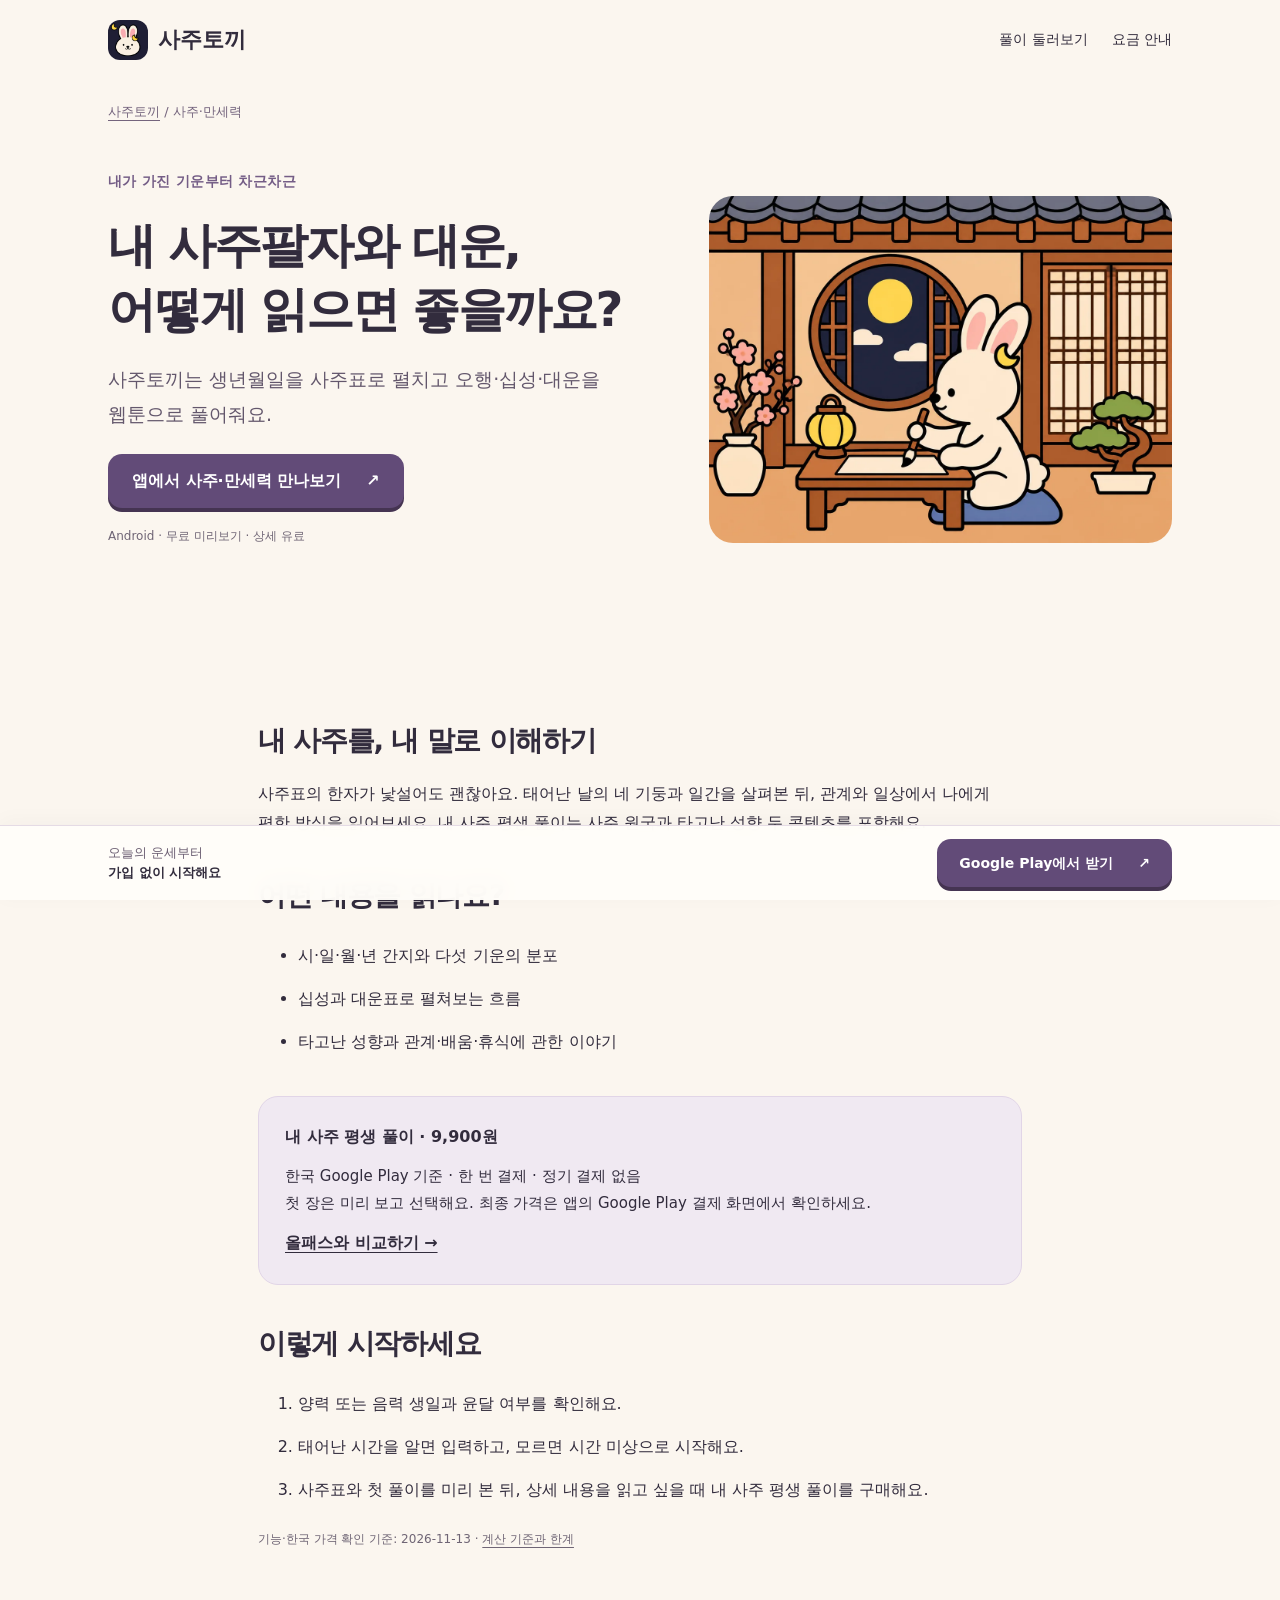
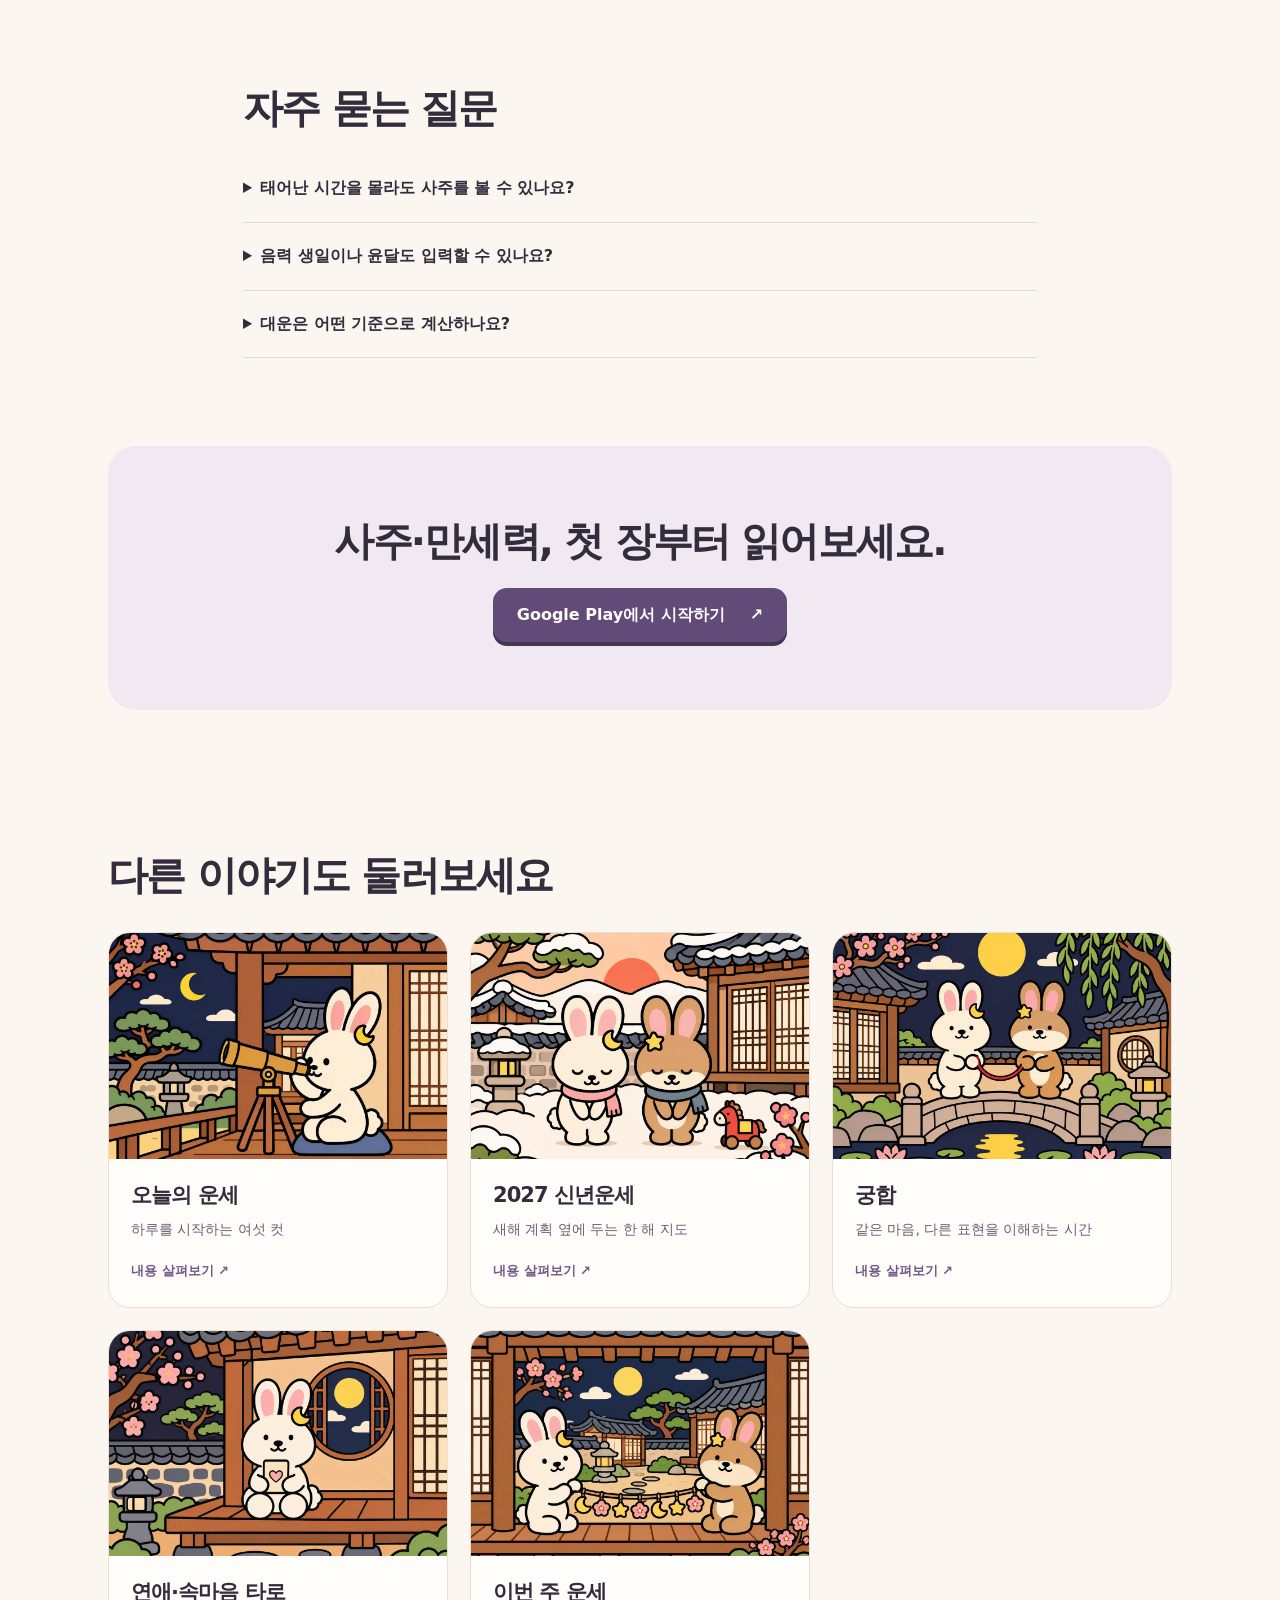
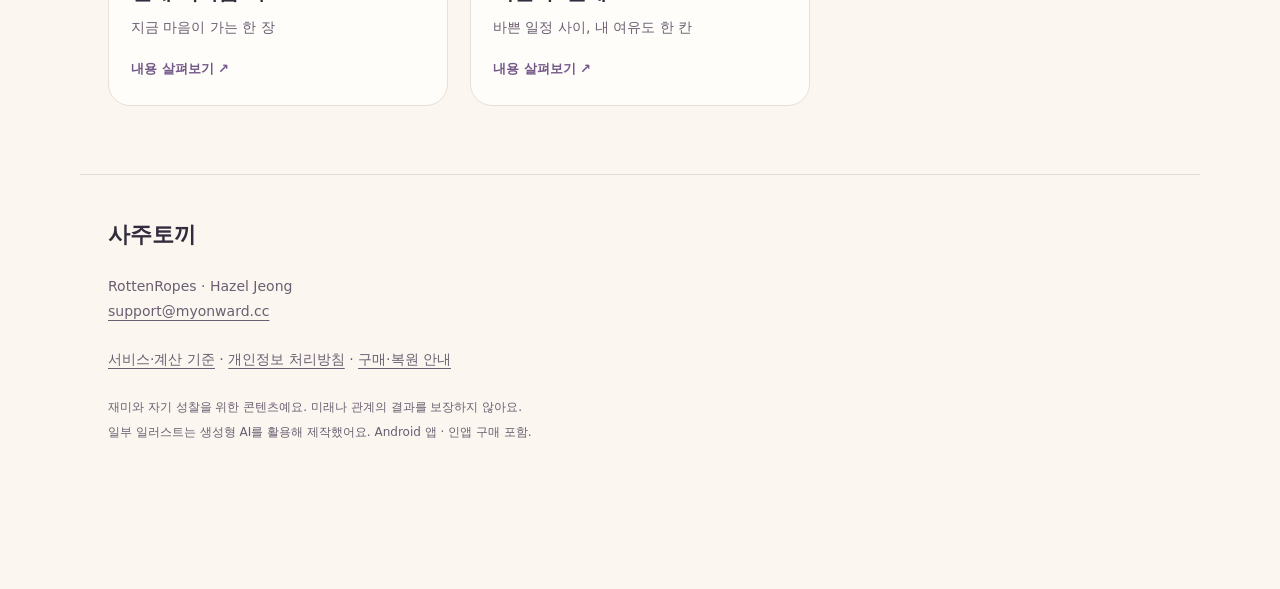
<file: my-saju/index.html>
<!doctype html><html lang="ko"><head><meta charset="utf-8"><meta name="viewport" content="width=device-width,initial-scale=1"><title>사주팔자·만세력·오행·대운을 웹툰으로 | 사주토끼</title><meta name="description" content="내 사주팔자 원국과 만세력 사주표, 오행 분포·십성·대운을 세로 웹툰으로 만나보세요. 양력·음력·윤달을 입력할 수 있고 태어난 시간을 몰라도 시작할 수 있어요. 사주토끼의 무료 미리보기와 내 사주 평생 풀이에 포함되는 내용을 확인하세요."><meta name="robots" content="index,follow,max-image-preview:large"><link rel="canonical" href="https://hazelejeong.github.io/sajutokki-public/my-saju/"><meta property="og:type" content="website"><meta property="og:locale" content="ko_KR"><meta property="og:site_name" content="사주토끼"><meta property="og:title" content="사주팔자·만세력·오행·대운을 웹툰으로 | 사주토끼"><meta property="og:description" content="내 사주팔자 원국과 만세력 사주표, 오행 분포·십성·대운을 세로 웹툰으로 만나보세요. 양력·음력·윤달을 입력할 수 있고 태어난 시간을 몰라도 시작할 수 있어요. 사주토끼의 무료 미리보기와 내 사주 평생 풀이에 포함되는 내용을 확인하세요."><meta property="og:url" content="https://hazelejeong.github.io/sajutokki-public/my-saju/"><meta property="og:image" content="https://hazelejeong.github.io/sajutokki-public/assets/og.png"><meta property="og:image:width" content="1200"><meta property="og:image:height" content="630"><meta name="twitter:card" content="summary_large_image"><meta name="twitter:title" content="사주팔자·만세력·오행·대운을 웹툰으로 | 사주토끼"><meta name="twitter:description" content="내 사주팔자 원국과 만세력 사주표, 오행 분포·십성·대운을 세로 웹툰으로 만나보세요. 양력·음력·윤달을 입력할 수 있고 태어난 시간을 몰라도 시작할 수 있어요. 사주토끼의 무료 미리보기와 내 사주 평생 풀이에 포함되는 내용을 확인하세요."><meta name="twitter:image" content="https://hazelejeong.github.io/sajutokki-public/assets/og.png"><meta name="theme-color" content="#fbf6ef"><link rel="icon" href="https://hazelejeong.github.io/sajutokki-public/assets/icon.png"><link rel="stylesheet" href="https://hazelejeong.github.io/sajutokki-public/site.css"><script type="application/ld+json">{"@context":"https://schema.org","@graph":[{"@type":"Organization","@id":"https://hazelejeong.github.io/sajutokki-public/#organization","name":"RottenRopes","url":"https://hazelejeong.github.io/sajutokki-public/","email":"support@myonward.cc"},{"@type":"WebPage","name":"내 사주팔자와 대운, 어떻게 읽으면 좋을까요?","description":"내 사주팔자 원국과 만세력 사주표, 오행 분포·십성·대운을 세로 웹툰으로 만나보세요. 양력·음력·윤달을 입력할 수 있고 태어난 시간을 몰라도 시작할 수 있어요. 사주토끼의 무료 미리보기와 내 사주 평생 풀이에 포함되는 내용을 확인하세요.","url":"https://hazelejeong.github.io/sajutokki-public/my-saju/","dateModified":"2026-11-13","isPartOf":{"@id":"https://hazelejeong.github.io/sajutokki-public/#website"}},{"@type":"BreadcrumbList","itemListElement":[{"@type":"ListItem","position":1,"name":"사주토끼","item":"https://hazelejeong.github.io/sajutokki-public/"},{"@type":"ListItem","position":2,"name":"사주·만세력","item":"https://hazelejeong.github.io/sajutokki-public/my-saju/"}]},{"@type":"FAQPage","mainEntity":[{"@type":"Question","name":"태어난 시간을 몰라도 사주를 볼 수 있나요?","acceptedAnswer":{"@type":"Answer","text":"볼 수 있어요. 시간 미상으로 입력하면 시주를 제외하고 풀이해요. 시간을 알고 입력한 사주와 해석 범위가 달라질 수 있어요."}},{"@type":"Question","name":"음력 생일이나 윤달도 입력할 수 있나요?","acceptedAnswer":{"@type":"Answer","text":"양력·음력과 윤달 여부를 선택할 수 있어요. 음력을 양력으로 변환한 뒤 절기를 기준으로 간지를 계산해요."}},{"@type":"Question","name":"대운은 어떤 기준으로 계산하나요?","acceptedAnswer":{"@type":"Answer","text":"앱에서 선택한 성별과 연간의 음양에 따라 순행·역행을 나눠 대운을 계산해요. 성별을 선택하지 않으면 양년 순행·음년 역행의 참고용 표를 보여줘요. 출생지 진태양시는 적용하지 않아요."}}]}]}</script></head><body><a class="skip" href="#main">본문으로 건너뛰기</a><header><a class="brand" href="https://hazelejeong.github.io/sajutokki-public/"><img src="https://hazelejeong.github.io/sajutokki-public/assets/icon.png" width="40" height="40" alt="">사주토끼</a><nav aria-label="주 메뉴"><a href="https://hazelejeong.github.io/sajutokki-public/#readings">풀이 둘러보기</a><a href="https://hazelejeong.github.io/sajutokki-public/pricing/">요금 안내</a></nav></header><main id="main"><nav class="breadcrumbs" aria-label="현재 위치"><a href="https://hazelejeong.github.io/sajutokki-public/">사주토끼</a> / 사주·만세력</nav><section class="product-hero"><div><p class="eyebrow">내가 가진 기운부터 차근차근</p><h1>내 사주팔자와 대운, 어떻게 읽으면 좋을까요?</h1><p class="lead answer">사주토끼는 생년월일을 사주표로 펼치고 오행·십성·대운을 웹툰으로 풀어줘요.</p><a class="button" href="https://play.google.com/store/apps/details?id=cc.myonward.kr&amp;utm_source=sajutokki_web&amp;utm_medium=referral&amp;utm_campaign=my-saju&amp;utm_content=primary&amp;referrer=utm_source%3Dsajutokki_web%26utm_medium%3Dreferral%26utm_campaign%3Dmy-saju%26utm_content%3Dprimary">앱에서 사주·만세력 만나보기 <span aria-hidden="true">↗</span></a><p class="caption">Android · 무료 미리보기 · 상세 유료</p></div><img src="https://hazelejeong.github.io/sajutokki-public/assets/my-saju.webp" alt="사주·만세력 웹툰 표지" width="600" height="400" fetchpriority="high"></section><section class="reading-body"><h2>내 사주를, 내 말로 이해하기</h2><p>사주표의 한자가 낯설어도 괜찮아요. 태어난 날의 네 기둥과 일간을 살펴본 뒤, 관계와 일상에서 나에게 편한 방식을 읽어보세요. 내 사주 평생 풀이는 사주 원국과 타고난 성향 두 콘텐츠를 포함해요.</p><h2>어떤 내용을 읽나요?</h2><ul><li>시·일·월·년 간지와 다섯 기운의 분포</li><li>십성과 대운표로 펼쳐보는 흐름</li><li>타고난 성향과 관계·배움·휴식에 관한 이야기</li></ul><aside class="price-note"><strong>내 사주 평생 풀이 · 9,900원</strong><p>한국 Google Play 기준 · 한 번 결제 · 정기 결제 없음<br>첫 장은 미리 보고 선택해요. 최종 가격은 앱의 Google Play 결제 화면에서 확인하세요.</p><a href="https://hazelejeong.github.io/sajutokki-public/pricing/">올패스와 비교하기 →</a></aside><h2>이렇게 시작하세요</h2><ol><li>양력 또는 음력 생일과 윤달 여부를 확인해요.</li><li>태어난 시간을 알면 입력하고, 모르면 시간 미상으로 시작해요.</li><li>사주표와 첫 풀이를 미리 본 뒤, 상세 내용을 읽고 싶을 때 내 사주 평생 풀이를 구매해요.</li></ol><p class="caption">기능·한국 가격 확인 기준: 2026-11-13 · <a href="https://hazelejeong.github.io/sajutokki-public/about/">계산 기준과 한계</a></p></section><section class="faq"><h2>자주 묻는 질문</h2><details><summary>태어난 시간을 몰라도 사주를 볼 수 있나요?</summary><p>볼 수 있어요. 시간 미상으로 입력하면 시주를 제외하고 풀이해요. 시간을 알고 입력한 사주와 해석 범위가 달라질 수 있어요.</p></details><details><summary>음력 생일이나 윤달도 입력할 수 있나요?</summary><p>양력·음력과 윤달 여부를 선택할 수 있어요. 음력을 양력으로 변환한 뒤 절기를 기준으로 간지를 계산해요.</p></details><details><summary>대운은 어떤 기준으로 계산하나요?</summary><p>앱에서 선택한 성별과 연간의 음양에 따라 순행·역행을 나눠 대운을 계산해요. 성별을 선택하지 않으면 양년 순행·음년 역행의 참고용 표를 보여줘요. 출생지 진태양시는 적용하지 않아요.</p></details></section><section class="closing tint"><h2>사주·만세력, 첫 장부터 읽어보세요.</h2><a class="button" href="https://play.google.com/store/apps/details?id=cc.myonward.kr&amp;utm_source=sajutokki_web&amp;utm_medium=referral&amp;utm_campaign=my-saju&amp;utm_content=closing&amp;referrer=utm_source%3Dsajutokki_web%26utm_medium%3Dreferral%26utm_campaign%3Dmy-saju%26utm_content%3Dclosing">Google Play에서 시작하기 <span aria-hidden="true">↗</span></a></section><section><h2>다른 이야기도 둘러보세요</h2><div class="cards"><a class="topic" href="https://hazelejeong.github.io/sajutokki-public/today/"><img src="https://hazelejeong.github.io/sajutokki-public/assets/today.webp" alt="오늘의 운세 웹툰 표지" width="360" height="240" loading="lazy"><div><h3>오늘의 운세</h3><p>하루를 시작하는 여섯 컷</p><span>내용 살펴보기 ↗</span></div></a><a class="topic" href="https://hazelejeong.github.io/sajutokki-public/newyear-2027/"><img src="https://hazelejeong.github.io/sajutokki-public/assets/newyear-2027.webp" alt="2027 신년운세 웹툰 표지" width="360" height="240" loading="lazy"><div><h3>2027 신년운세</h3><p>새해 계획 옆에 두는 한 해 지도</p><span>내용 살펴보기 ↗</span></div></a><a class="topic" href="https://hazelejeong.github.io/sajutokki-public/match/"><img src="https://hazelejeong.github.io/sajutokki-public/assets/match.webp" alt="궁합 웹툰 표지" width="360" height="240" loading="lazy"><div><h3>궁합</h3><p>같은 마음, 다른 표현을 이해하는 시간</p><span>내용 살펴보기 ↗</span></div></a><a class="topic" href="https://hazelejeong.github.io/sajutokki-public/tarot/"><img src="https://hazelejeong.github.io/sajutokki-public/assets/love-tarot.webp" alt="연애·속마음 타로 웹툰 표지" width="360" height="240" loading="lazy"><div><h3>연애·속마음 타로</h3><p>지금 마음이 가는 한 장</p><span>내용 살펴보기 ↗</span></div></a><a class="topic" href="https://hazelejeong.github.io/sajutokki-public/week/"><img src="https://hazelejeong.github.io/sajutokki-public/assets/week.webp" alt="이번 주 운세 웹툰 표지" width="360" height="240" loading="lazy"><div><h3>이번 주 운세</h3><p>바쁜 일정 사이, 내 여유도 한 칸</p><span>내용 살펴보기 ↗</span></div></a></div></section></main><footer><a class="brand" href="https://hazelejeong.github.io/sajutokki-public/">사주토끼</a><p>RottenRopes · Hazel Jeong<br><a href="mailto:support@myonward.cc">support@myonward.cc</a></p><p><a href="https://hazelejeong.github.io/sajutokki-public/about/">서비스·계산 기준</a> · <a href="https://hazelejeong.github.io/sajutokki-public/privacy.html">개인정보 처리방침</a> · <a href="https://hazelejeong.github.io/sajutokki-public/pricing/">구매·복원 안내</a></p><small>재미와 자기 성찰을 위한 콘텐츠예요. 미래나 관계의 결과를 보장하지 않아요.<br>일부 일러스트는 생성형 AI를 활용해 제작했어요. Android 앱 · 인앱 구매 포함.</small></footer><aside class="sticky" aria-label="앱 설치"><span>오늘의 운세부터<br><strong>가입 없이 시작해요</strong></span><a class="button" href="https://play.google.com/store/apps/details?id=cc.myonward.kr&amp;utm_source=sajutokki_web&amp;utm_medium=referral&amp;utm_campaign=my-saju&amp;utm_content=sticky&amp;referrer=utm_source%3Dsajutokki_web%26utm_medium%3Dreferral%26utm_campaign%3Dmy-saju%26utm_content%3Dsticky">Google Play에서 받기 <span aria-hidden="true">↗</span></a></aside></body></html>
</file>
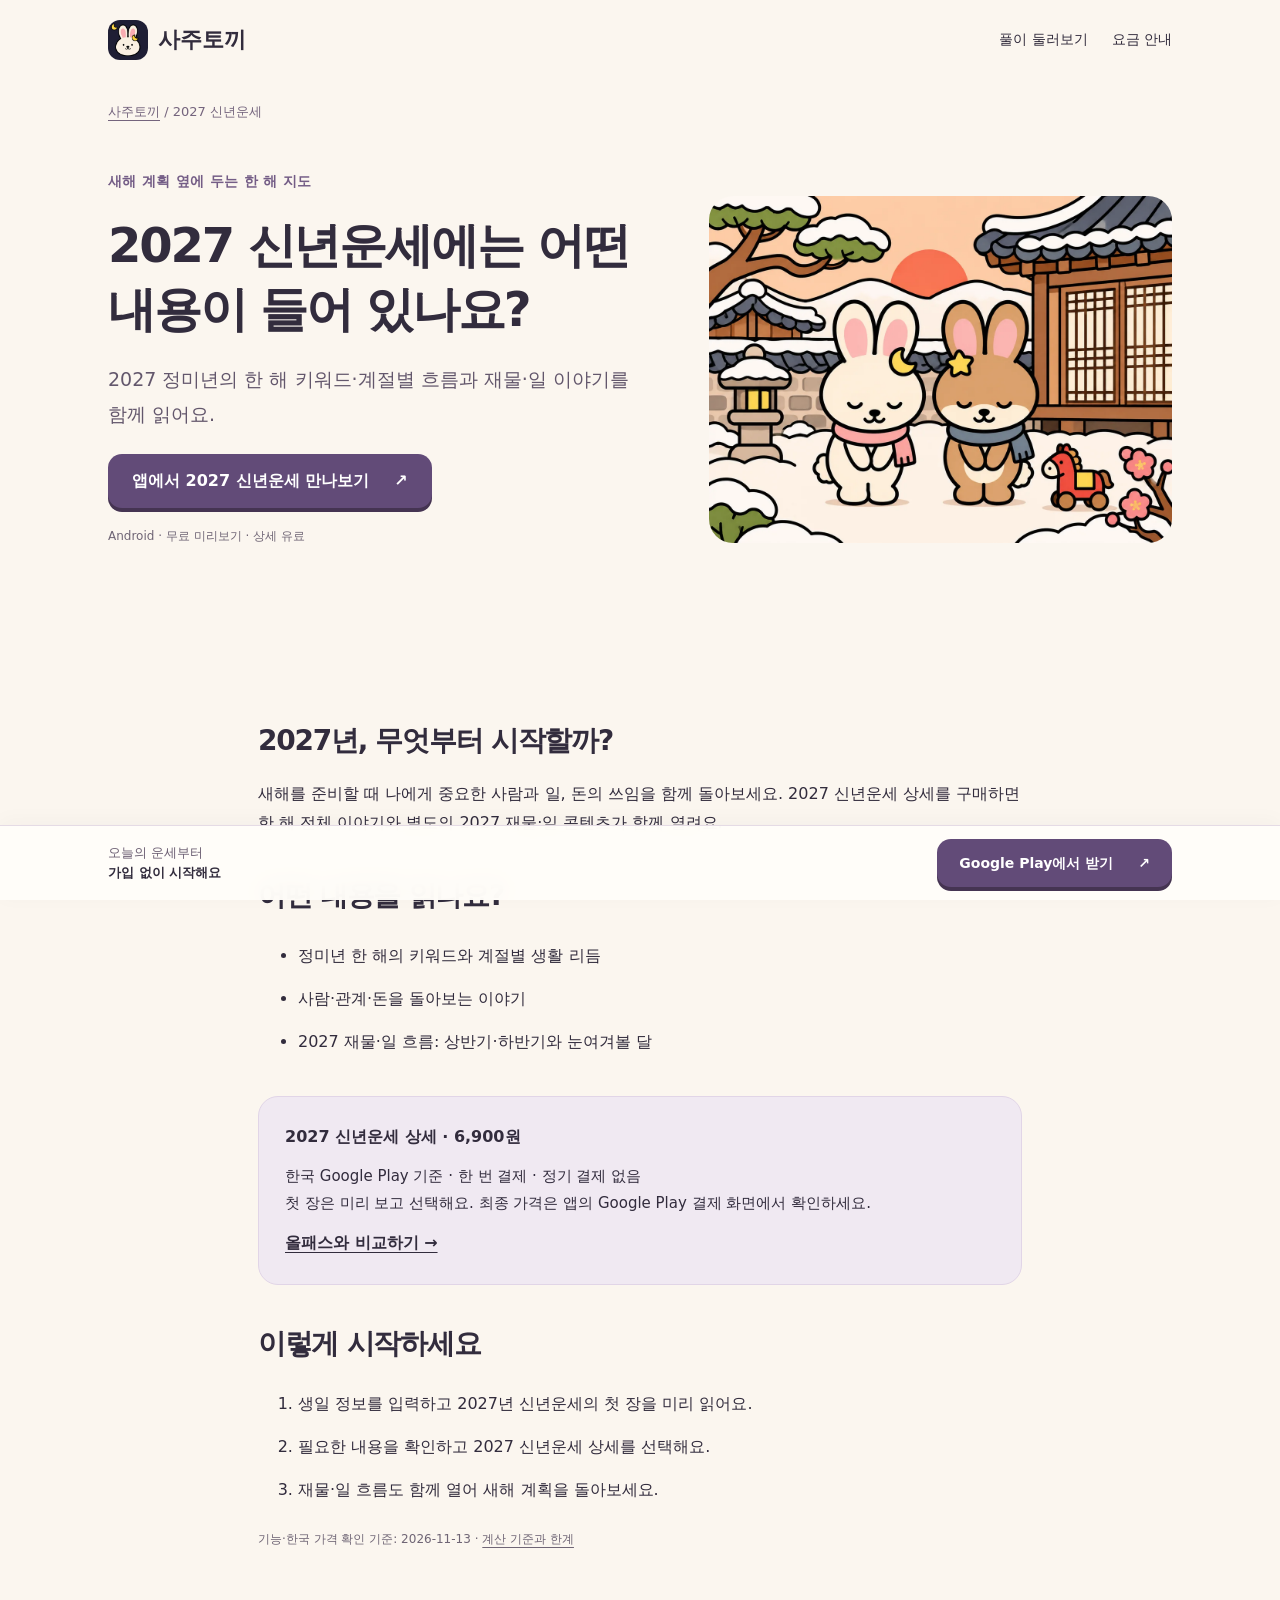
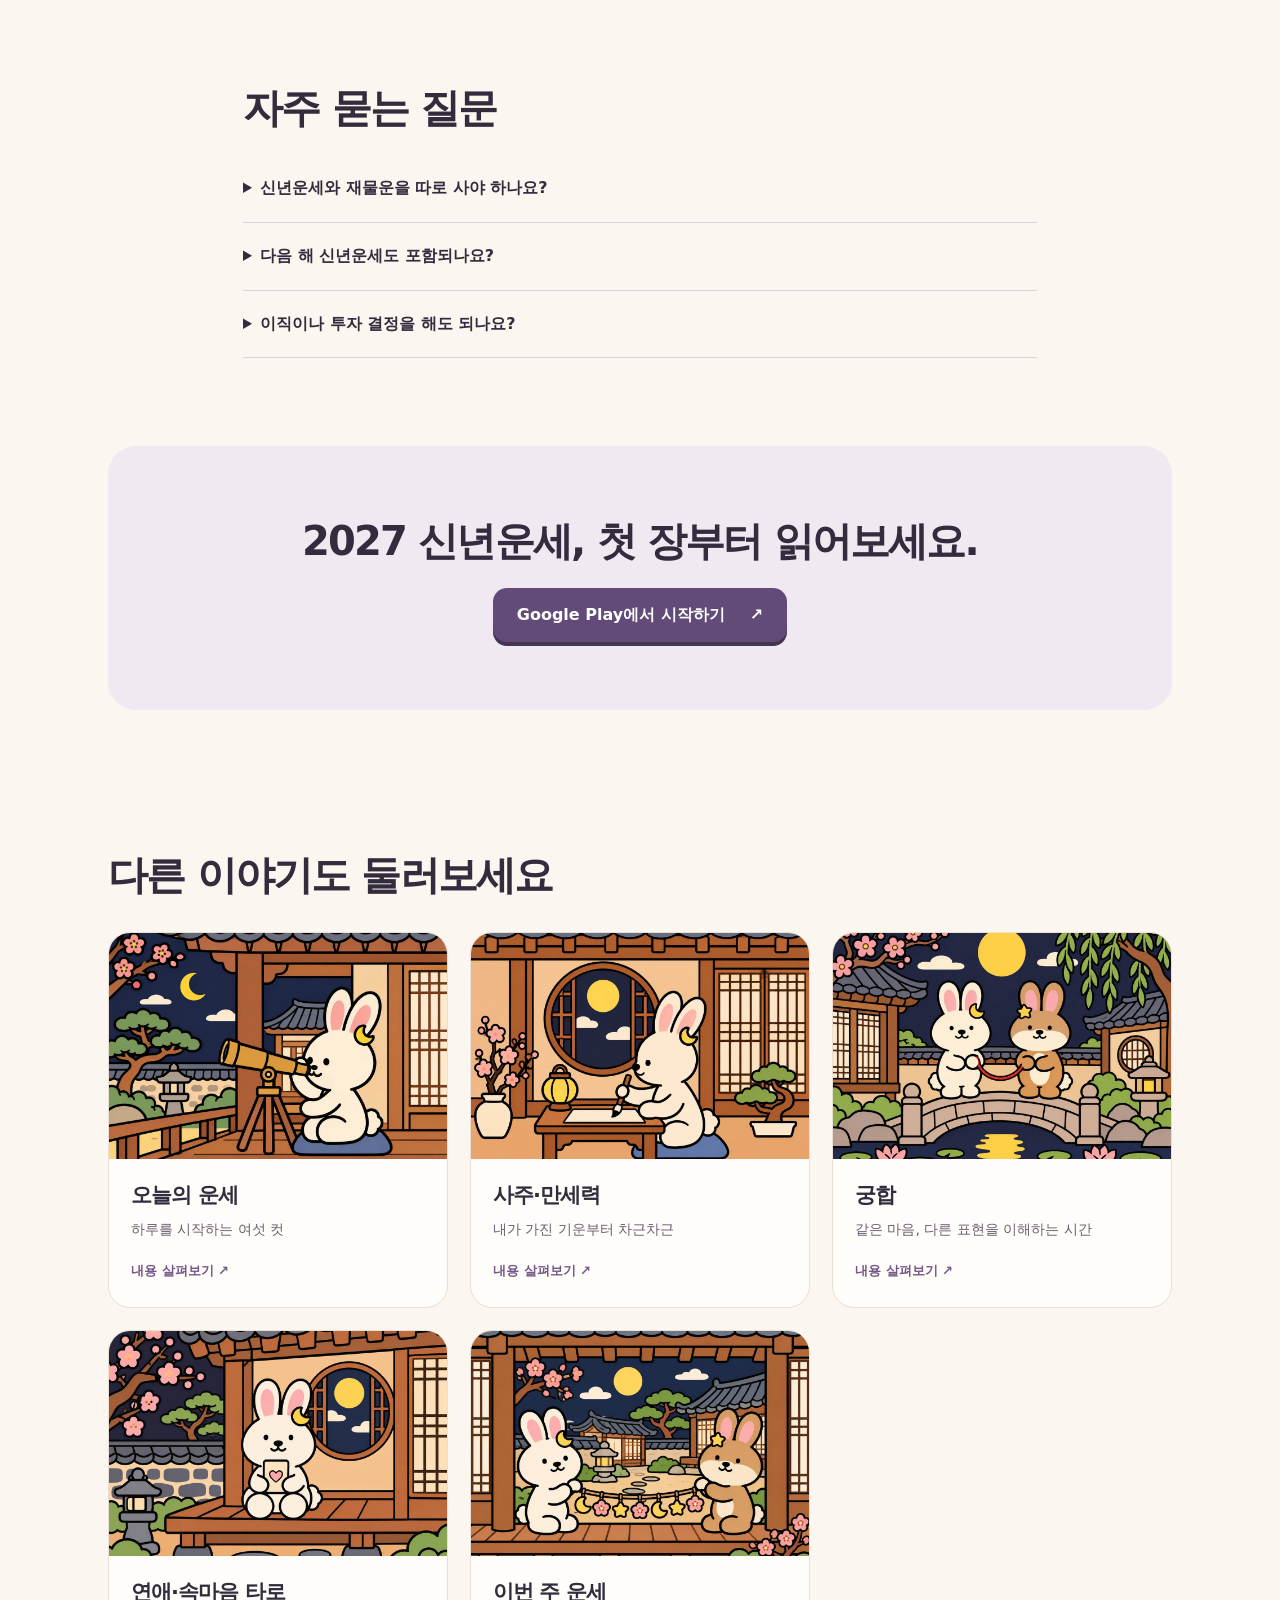
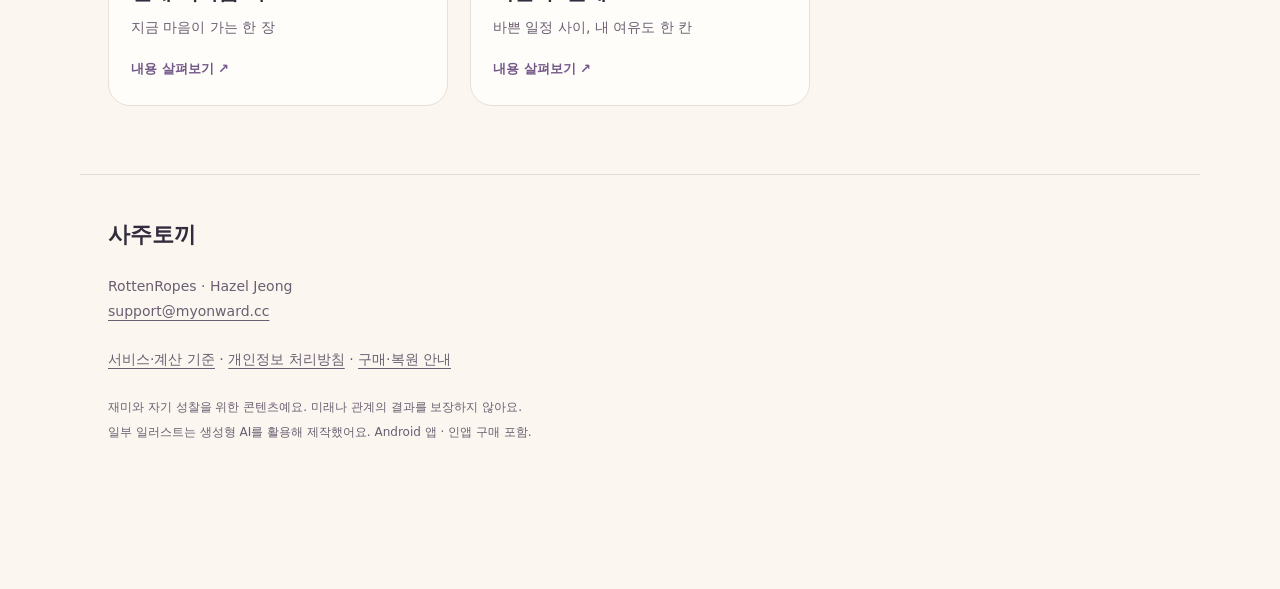
<file: newyear-2027/index.html>
<!doctype html><html lang="ko"><head><meta charset="utf-8"><meta name="viewport" content="width=device-width,initial-scale=1"><title>2027 신년운세·정미년 재물운과 일 흐름 | 사주토끼</title><meta name="description" content="2027년 신년운세와 정미년 재물·일 흐름을 한 상품으로 만나보세요. 한 해 키워드, 계절별 생활 리듬, 사람과 돈의 이야기, 상반기·하반기에 돌아볼 질문을 웹툰으로 풀어요. 사주토끼 앱에서 첫 장을 미리 보고 상세 풀이를 선택하세요."><meta name="robots" content="index,follow,max-image-preview:large"><link rel="canonical" href="https://hazelejeong.github.io/sajutokki-public/newyear-2027/"><meta property="og:type" content="website"><meta property="og:locale" content="ko_KR"><meta property="og:site_name" content="사주토끼"><meta property="og:title" content="2027 신년운세·정미년 재물운과 일 흐름 | 사주토끼"><meta property="og:description" content="2027년 신년운세와 정미년 재물·일 흐름을 한 상품으로 만나보세요. 한 해 키워드, 계절별 생활 리듬, 사람과 돈의 이야기, 상반기·하반기에 돌아볼 질문을 웹툰으로 풀어요. 사주토끼 앱에서 첫 장을 미리 보고 상세 풀이를 선택하세요."><meta property="og:url" content="https://hazelejeong.github.io/sajutokki-public/newyear-2027/"><meta property="og:image" content="https://hazelejeong.github.io/sajutokki-public/assets/og.png"><meta property="og:image:width" content="1200"><meta property="og:image:height" content="630"><meta name="twitter:card" content="summary_large_image"><meta name="twitter:title" content="2027 신년운세·정미년 재물운과 일 흐름 | 사주토끼"><meta name="twitter:description" content="2027년 신년운세와 정미년 재물·일 흐름을 한 상품으로 만나보세요. 한 해 키워드, 계절별 생활 리듬, 사람과 돈의 이야기, 상반기·하반기에 돌아볼 질문을 웹툰으로 풀어요. 사주토끼 앱에서 첫 장을 미리 보고 상세 풀이를 선택하세요."><meta name="twitter:image" content="https://hazelejeong.github.io/sajutokki-public/assets/og.png"><meta name="theme-color" content="#fbf6ef"><link rel="icon" href="https://hazelejeong.github.io/sajutokki-public/assets/icon.png"><link rel="stylesheet" href="https://hazelejeong.github.io/sajutokki-public/site.css"><script type="application/ld+json">{"@context":"https://schema.org","@graph":[{"@type":"Organization","@id":"https://hazelejeong.github.io/sajutokki-public/#organization","name":"RottenRopes","url":"https://hazelejeong.github.io/sajutokki-public/","email":"support@myonward.cc"},{"@type":"WebPage","name":"2027 신년운세에는 어떤 내용이 들어 있나요?","description":"2027년 신년운세와 정미년 재물·일 흐름을 한 상품으로 만나보세요. 한 해 키워드, 계절별 생활 리듬, 사람과 돈의 이야기, 상반기·하반기에 돌아볼 질문을 웹툰으로 풀어요. 사주토끼 앱에서 첫 장을 미리 보고 상세 풀이를 선택하세요.","url":"https://hazelejeong.github.io/sajutokki-public/newyear-2027/","dateModified":"2026-11-13","isPartOf":{"@id":"https://hazelejeong.github.io/sajutokki-public/#website"}},{"@type":"BreadcrumbList","itemListElement":[{"@type":"ListItem","position":1,"name":"사주토끼","item":"https://hazelejeong.github.io/sajutokki-public/"},{"@type":"ListItem","position":2,"name":"2027 신년운세","item":"https://hazelejeong.github.io/sajutokki-public/newyear-2027/"}]},{"@type":"FAQPage","mainEntity":[{"@type":"Question","name":"신년운세와 재물운을 따로 사야 하나요?","acceptedAnswer":{"@type":"Answer","text":"2027 신년운세 상세 상품에 2027년 신년운세와 2027년 재물·일 흐름이 함께 들어 있어요."}},{"@type":"Question","name":"다음 해 신년운세도 포함되나요?","acceptedAnswer":{"@type":"Answer","text":"이 상품은 2027년 콘텐츠예요. 아직 제공하지 않는 다른 연도의 신년운세를 포함한다고 약속하지 않아요."}},{"@type":"Question","name":"이직이나 투자 결정을 해도 되나요?","acceptedAnswer":{"@type":"Answer","text":"운세는 재미와 자기 성찰을 위한 콘텐츠예요. 실제 이직·투자·재정 판단을 대신하거나 결과를 보장하지 않아요."}}]}]}</script></head><body><a class="skip" href="#main">본문으로 건너뛰기</a><header><a class="brand" href="https://hazelejeong.github.io/sajutokki-public/"><img src="https://hazelejeong.github.io/sajutokki-public/assets/icon.png" width="40" height="40" alt="">사주토끼</a><nav aria-label="주 메뉴"><a href="https://hazelejeong.github.io/sajutokki-public/#readings">풀이 둘러보기</a><a href="https://hazelejeong.github.io/sajutokki-public/pricing/">요금 안내</a></nav></header><main id="main"><nav class="breadcrumbs" aria-label="현재 위치"><a href="https://hazelejeong.github.io/sajutokki-public/">사주토끼</a> / 2027 신년운세</nav><section class="product-hero"><div><p class="eyebrow">새해 계획 옆에 두는 한 해 지도</p><h1>2027 신년운세에는 어떤 내용이 들어 있나요?</h1><p class="lead answer">2027 정미년의 한 해 키워드·계절별 흐름과 재물·일 이야기를 함께 읽어요.</p><a class="button" href="https://play.google.com/store/apps/details?id=cc.myonward.kr&amp;utm_source=sajutokki_web&amp;utm_medium=referral&amp;utm_campaign=newyear-2027&amp;utm_content=primary&amp;referrer=utm_source%3Dsajutokki_web%26utm_medium%3Dreferral%26utm_campaign%3Dnewyear-2027%26utm_content%3Dprimary">앱에서 2027 신년운세 만나보기 <span aria-hidden="true">↗</span></a><p class="caption">Android · 무료 미리보기 · 상세 유료</p></div><img src="https://hazelejeong.github.io/sajutokki-public/assets/newyear-2027.webp" alt="2027 신년운세 웹툰 표지" width="600" height="400" fetchpriority="high"></section><section class="reading-body"><h2>2027년, 무엇부터 시작할까?</h2><p>새해를 준비할 때 나에게 중요한 사람과 일, 돈의 쓰임을 함께 돌아보세요. 2027 신년운세 상세를 구매하면 한 해 전체 이야기와 별도의 2027 재물·일 콘텐츠가 함께 열려요.</p><h2>어떤 내용을 읽나요?</h2><ul><li>정미년 한 해의 키워드와 계절별 생활 리듬</li><li>사람·관계·돈을 돌아보는 이야기</li><li>2027 재물·일 흐름: 상반기·하반기와 눈여겨볼 달</li></ul><aside class="price-note"><strong>2027 신년운세 상세 · 6,900원</strong><p>한국 Google Play 기준 · 한 번 결제 · 정기 결제 없음<br>첫 장은 미리 보고 선택해요. 최종 가격은 앱의 Google Play 결제 화면에서 확인하세요.</p><a href="https://hazelejeong.github.io/sajutokki-public/pricing/">올패스와 비교하기 →</a></aside><h2>이렇게 시작하세요</h2><ol><li>생일 정보를 입력하고 2027년 신년운세의 첫 장을 미리 읽어요.</li><li>필요한 내용을 확인하고 2027 신년운세 상세를 선택해요.</li><li>재물·일 흐름도 함께 열어 새해 계획을 돌아보세요.</li></ol><p class="caption">기능·한국 가격 확인 기준: 2026-11-13 · <a href="https://hazelejeong.github.io/sajutokki-public/about/">계산 기준과 한계</a></p></section><section class="faq"><h2>자주 묻는 질문</h2><details><summary>신년운세와 재물운을 따로 사야 하나요?</summary><p>2027 신년운세 상세 상품에 2027년 신년운세와 2027년 재물·일 흐름이 함께 들어 있어요.</p></details><details><summary>다음 해 신년운세도 포함되나요?</summary><p>이 상품은 2027년 콘텐츠예요. 아직 제공하지 않는 다른 연도의 신년운세를 포함한다고 약속하지 않아요.</p></details><details><summary>이직이나 투자 결정을 해도 되나요?</summary><p>운세는 재미와 자기 성찰을 위한 콘텐츠예요. 실제 이직·투자·재정 판단을 대신하거나 결과를 보장하지 않아요.</p></details></section><section class="closing tint"><h2>2027 신년운세, 첫 장부터 읽어보세요.</h2><a class="button" href="https://play.google.com/store/apps/details?id=cc.myonward.kr&amp;utm_source=sajutokki_web&amp;utm_medium=referral&amp;utm_campaign=newyear-2027&amp;utm_content=closing&amp;referrer=utm_source%3Dsajutokki_web%26utm_medium%3Dreferral%26utm_campaign%3Dnewyear-2027%26utm_content%3Dclosing">Google Play에서 시작하기 <span aria-hidden="true">↗</span></a></section><section><h2>다른 이야기도 둘러보세요</h2><div class="cards"><a class="topic" href="https://hazelejeong.github.io/sajutokki-public/today/"><img src="https://hazelejeong.github.io/sajutokki-public/assets/today.webp" alt="오늘의 운세 웹툰 표지" width="360" height="240" loading="lazy"><div><h3>오늘의 운세</h3><p>하루를 시작하는 여섯 컷</p><span>내용 살펴보기 ↗</span></div></a><a class="topic" href="https://hazelejeong.github.io/sajutokki-public/my-saju/"><img src="https://hazelejeong.github.io/sajutokki-public/assets/my-saju.webp" alt="사주·만세력 웹툰 표지" width="360" height="240" loading="lazy"><div><h3>사주·만세력</h3><p>내가 가진 기운부터 차근차근</p><span>내용 살펴보기 ↗</span></div></a><a class="topic" href="https://hazelejeong.github.io/sajutokki-public/match/"><img src="https://hazelejeong.github.io/sajutokki-public/assets/match.webp" alt="궁합 웹툰 표지" width="360" height="240" loading="lazy"><div><h3>궁합</h3><p>같은 마음, 다른 표현을 이해하는 시간</p><span>내용 살펴보기 ↗</span></div></a><a class="topic" href="https://hazelejeong.github.io/sajutokki-public/tarot/"><img src="https://hazelejeong.github.io/sajutokki-public/assets/love-tarot.webp" alt="연애·속마음 타로 웹툰 표지" width="360" height="240" loading="lazy"><div><h3>연애·속마음 타로</h3><p>지금 마음이 가는 한 장</p><span>내용 살펴보기 ↗</span></div></a><a class="topic" href="https://hazelejeong.github.io/sajutokki-public/week/"><img src="https://hazelejeong.github.io/sajutokki-public/assets/week.webp" alt="이번 주 운세 웹툰 표지" width="360" height="240" loading="lazy"><div><h3>이번 주 운세</h3><p>바쁜 일정 사이, 내 여유도 한 칸</p><span>내용 살펴보기 ↗</span></div></a></div></section></main><footer><a class="brand" href="https://hazelejeong.github.io/sajutokki-public/">사주토끼</a><p>RottenRopes · Hazel Jeong<br><a href="mailto:support@myonward.cc">support@myonward.cc</a></p><p><a href="https://hazelejeong.github.io/sajutokki-public/about/">서비스·계산 기준</a> · <a href="https://hazelejeong.github.io/sajutokki-public/privacy.html">개인정보 처리방침</a> · <a href="https://hazelejeong.github.io/sajutokki-public/pricing/">구매·복원 안내</a></p><small>재미와 자기 성찰을 위한 콘텐츠예요. 미래나 관계의 결과를 보장하지 않아요.<br>일부 일러스트는 생성형 AI를 활용해 제작했어요. Android 앱 · 인앱 구매 포함.</small></footer><aside class="sticky" aria-label="앱 설치"><span>오늘의 운세부터<br><strong>가입 없이 시작해요</strong></span><a class="button" href="https://play.google.com/store/apps/details?id=cc.myonward.kr&amp;utm_source=sajutokki_web&amp;utm_medium=referral&amp;utm_campaign=newyear-2027&amp;utm_content=sticky&amp;referrer=utm_source%3Dsajutokki_web%26utm_medium%3Dreferral%26utm_campaign%3Dnewyear-2027%26utm_content%3Dsticky">Google Play에서 받기 <span aria-hidden="true">↗</span></a></aside></body></html>
</file>
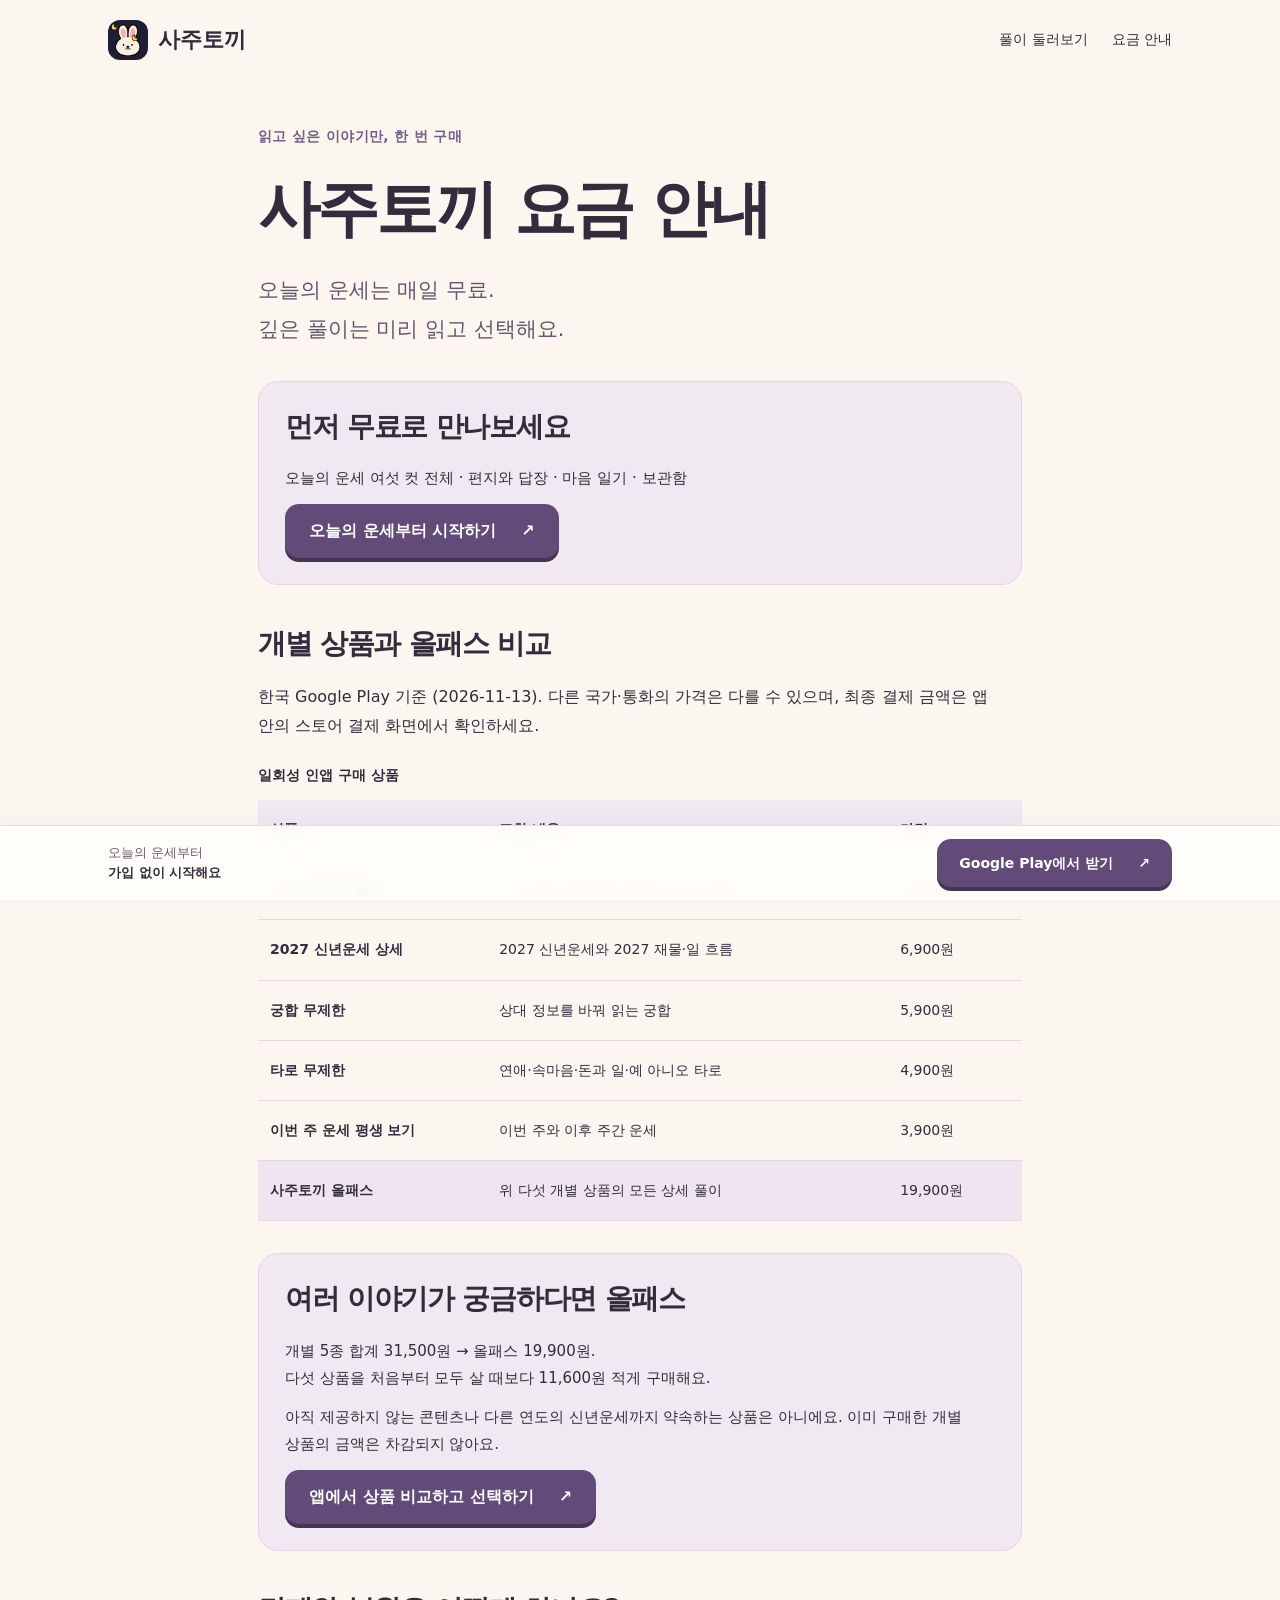
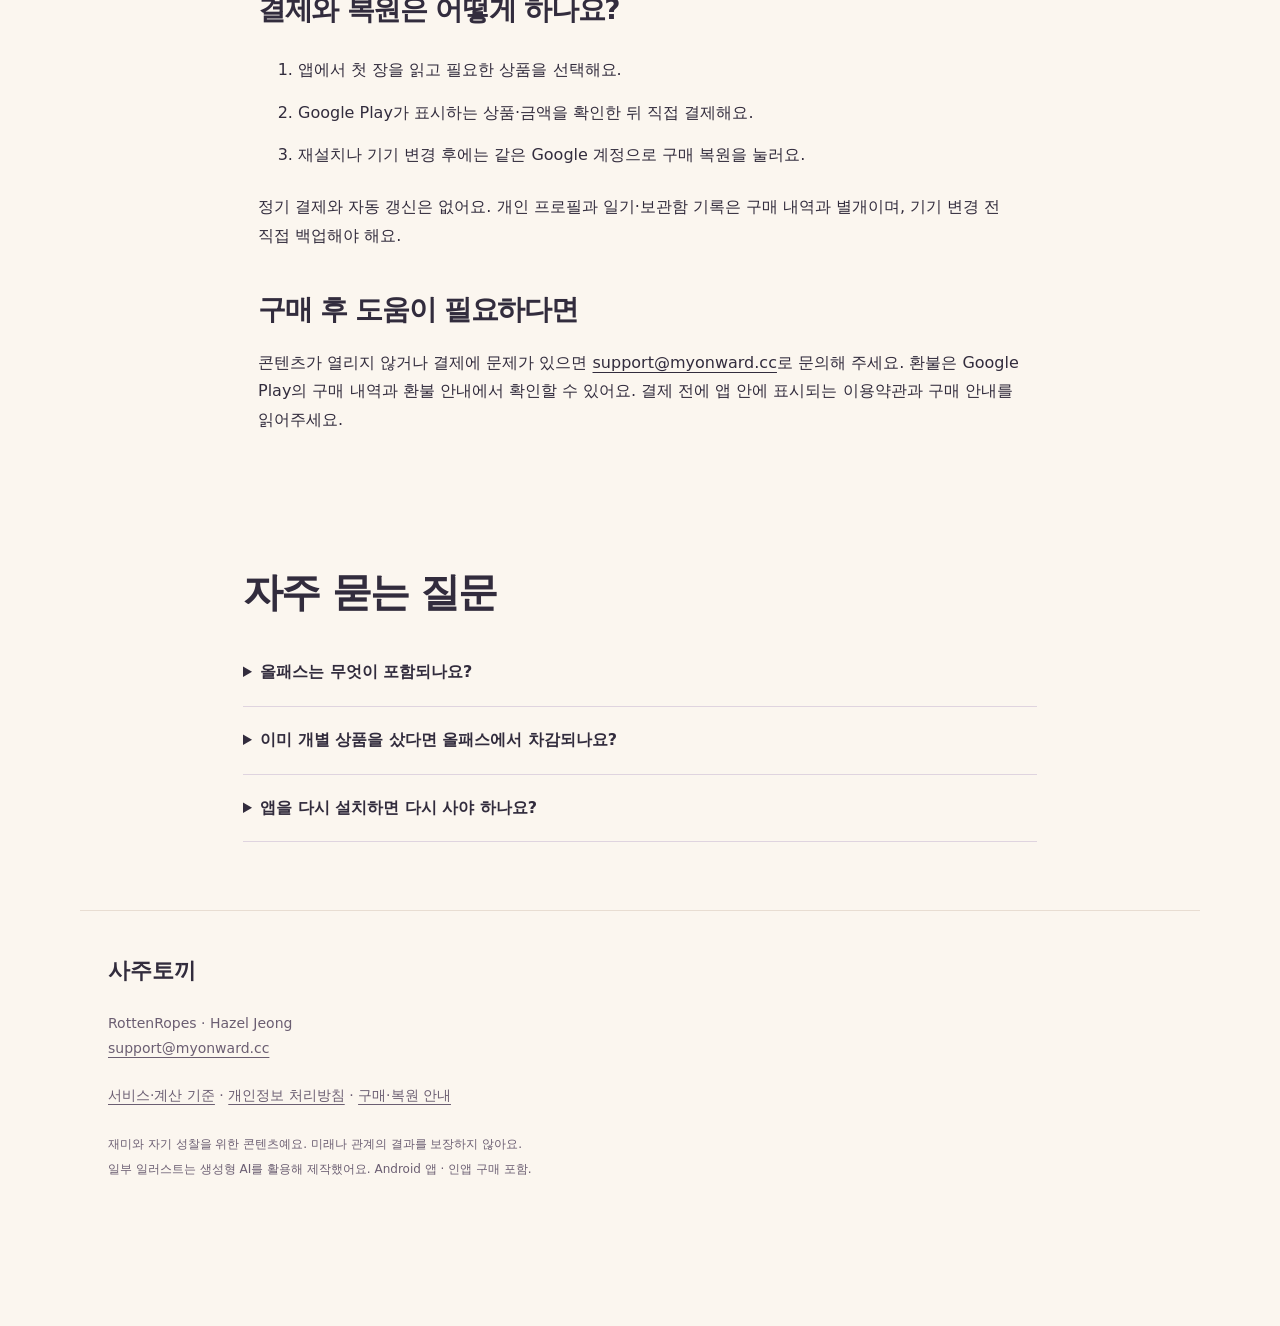
<file: pricing/index.html>
<!doctype html><html lang="ko"><head><meta charset="utf-8"><meta name="viewport" content="width=device-width,initial-scale=1"><title>사주토끼 가격·무료 범위·올패스 비교·구매 복원 안내</title><meta name="description" content="사주토끼는 오늘의 운세·편지·일기·보관함이 무료예요. 사주 9,900원, 신년운세 6,900원, 궁합 5,900원, 타로 4,900원, 주간 3,900원과 올패스 19,900원을 비교하세요. 모든 상품은 일회성 구매이며 한국 Google Play 기준입니다."><meta name="robots" content="index,follow,max-image-preview:large"><link rel="canonical" href="https://hazelejeong.github.io/sajutokki-public/pricing/"><meta property="og:type" content="website"><meta property="og:locale" content="ko_KR"><meta property="og:site_name" content="사주토끼"><meta property="og:title" content="사주토끼 가격·무료 범위·올패스 비교·구매 복원 안내"><meta property="og:description" content="사주토끼는 오늘의 운세·편지·일기·보관함이 무료예요. 사주 9,900원, 신년운세 6,900원, 궁합 5,900원, 타로 4,900원, 주간 3,900원과 올패스 19,900원을 비교하세요. 모든 상품은 일회성 구매이며 한국 Google Play 기준입니다."><meta property="og:url" content="https://hazelejeong.github.io/sajutokki-public/pricing/"><meta property="og:image" content="https://hazelejeong.github.io/sajutokki-public/assets/og.png"><meta property="og:image:width" content="1200"><meta property="og:image:height" content="630"><meta name="twitter:card" content="summary_large_image"><meta name="twitter:title" content="사주토끼 가격·무료 범위·올패스 비교·구매 복원 안내"><meta name="twitter:description" content="사주토끼는 오늘의 운세·편지·일기·보관함이 무료예요. 사주 9,900원, 신년운세 6,900원, 궁합 5,900원, 타로 4,900원, 주간 3,900원과 올패스 19,900원을 비교하세요. 모든 상품은 일회성 구매이며 한국 Google Play 기준입니다."><meta name="twitter:image" content="https://hazelejeong.github.io/sajutokki-public/assets/og.png"><meta name="theme-color" content="#fbf6ef"><link rel="icon" href="https://hazelejeong.github.io/sajutokki-public/assets/icon.png"><link rel="stylesheet" href="https://hazelejeong.github.io/sajutokki-public/site.css"><script type="application/ld+json">{"@context":"https://schema.org","@graph":[{"@type":"Organization","@id":"https://hazelejeong.github.io/sajutokki-public/#organization","name":"RottenRopes","url":"https://hazelejeong.github.io/sajutokki-public/","email":"support@myonward.cc"},{"@type":"FAQPage","mainEntity":[{"@type":"Question","name":"올패스는 무엇이 포함되나요?","acceptedAnswer":{"@type":"Answer","text":"내 사주 평생 풀이, 2027 신년운세 상세, 궁합 무제한, 타로 무제한, 이번 주 운세 평생 보기의 다섯 상품을 함께 열어요."}},{"@type":"Question","name":"이미 개별 상품을 샀다면 올패스에서 차감되나요?","acceptedAnswer":{"@type":"Answer","text":"기존 구매 금액은 자동 차감되지 않아요. 내용이 겹치므로 아직 구매하지 않은 상품만 개별로 사는 경우와 비교해 주세요."}},{"@type":"Question","name":"앱을 다시 설치하면 다시 사야 하나요?","acceptedAnswer":{"@type":"Answer","text":"구매에 사용한 같은 Google 계정으로 로그인한 뒤 앱의 내 정보에서 구매 복원을 눌러주세요. 개인 기록은 구매 내역과 별개이므로 기기를 옮기기 전에 직접 백업해 주세요."}}]}]}</script></head><body><a class="skip" href="#main">본문으로 건너뛰기</a><header><a class="brand" href="https://hazelejeong.github.io/sajutokki-public/"><img src="https://hazelejeong.github.io/sajutokki-public/assets/icon.png" width="40" height="40" alt="">사주토끼</a><nav aria-label="주 메뉴"><a href="https://hazelejeong.github.io/sajutokki-public/#readings">풀이 둘러보기</a><a href="https://hazelejeong.github.io/sajutokki-public/pricing/">요금 안내</a></nav></header><main id="main"><section class="reading-body"><p class="eyebrow">읽고 싶은 이야기만, 한 번 구매</p><h1>사주토끼 요금 안내</h1><p class="lead">오늘의 운세는 매일 무료.<br>깊은 풀이는 미리 읽고 선택해요.</p><div class="price-note"><h2>먼저 무료로 만나보세요</h2><p>오늘의 운세 여섯 컷 전체 · 편지와 답장 · 마음 일기 · 보관함</p><a class="button" href="https://play.google.com/store/apps/details?id=cc.myonward.kr&amp;utm_source=sajutokki_web&amp;utm_medium=referral&amp;utm_campaign=pricing&amp;utm_content=primary&amp;referrer=utm_source%3Dsajutokki_web%26utm_medium%3Dreferral%26utm_campaign%3Dpricing%26utm_content%3Dprimary">오늘의 운세부터 시작하기 <span aria-hidden="true">↗</span></a></div><h2>개별 상품과 올패스 비교</h2><p>한국 Google Play 기준 (2026-11-13). 다른 국가·통화의 가격은 다를 수 있으며, 최종 결제 금액은 앱 안의 스토어 결제 화면에서 확인하세요.</p><div class="table-wrap"><table><caption>일회성 인앱 구매 상품</caption><thead><tr><th scope="col">상품</th><th scope="col">포함 내용</th><th scope="col">가격</th></tr></thead><tbody><tr><th scope="row">내 사주 평생 풀이</th><td>사주 원국·오행·십성·대운·타고난 성향</td><td>9,900원</td></tr><tr><th scope="row">2027 신년운세 상세</th><td>2027 신년운세와 2027 재물·일 흐름</td><td>6,900원</td></tr><tr><th scope="row">궁합 무제한</th><td>상대 정보를 바꿔 읽는 궁합</td><td>5,900원</td></tr><tr><th scope="row">타로 무제한</th><td>연애·속마음·돈과 일·예 아니오 타로</td><td>4,900원</td></tr><tr><th scope="row">이번 주 운세 평생 보기</th><td>이번 주와 이후 주간 운세</td><td>3,900원</td></tr><tr class="featured"><th scope="row">사주토끼 올패스</th><td>위 다섯 개별 상품의 모든 상세 풀이</td><td>19,900원</td></tr></tbody></table></div><aside class="price-note"><h2>여러 이야기가 궁금하다면 올패스</h2><p>개별 5종 합계 31,500원 → 올패스 19,900원.<br>다섯 상품을 처음부터 모두 살 때보다 11,600원 적게 구매해요.</p><p>아직 제공하지 않는 콘텐츠나 다른 연도의 신년운세까지 약속하는 상품은 아니에요. 이미 구매한 개별 상품의 금액은 차감되지 않아요.</p><a class="button" href="https://play.google.com/store/apps/details?id=cc.myonward.kr&amp;utm_source=sajutokki_web&amp;utm_medium=referral&amp;utm_campaign=pricing&amp;utm_content=bundle&amp;referrer=utm_source%3Dsajutokki_web%26utm_medium%3Dreferral%26utm_campaign%3Dpricing%26utm_content%3Dbundle">앱에서 상품 비교하고 선택하기 <span aria-hidden="true">↗</span></a></aside><h2>결제와 복원은 어떻게 하나요?</h2><ol><li>앱에서 첫 장을 읽고 필요한 상품을 선택해요.</li><li>Google Play가 표시하는 상품·금액을 확인한 뒤 직접 결제해요.</li><li>재설치나 기기 변경 후에는 같은 Google 계정으로 구매 복원을 눌러요.</li></ol><p>정기 결제와 자동 갱신은 없어요. 개인 프로필과 일기·보관함 기록은 구매 내역과 별개이며, 기기 변경 전 직접 백업해야 해요.</p><h2>구매 후 도움이 필요하다면</h2><p>콘텐츠가 열리지 않거나 결제에 문제가 있으면 <a href="mailto:support@myonward.cc">support@myonward.cc</a>로 문의해 주세요. 환불은 Google Play의 구매 내역과 환불 안내에서 확인할 수 있어요. 결제 전에 앱 안에 표시되는 이용약관과 구매 안내를 읽어주세요.</p></section><section class="faq"><h2>자주 묻는 질문</h2><details><summary>올패스는 무엇이 포함되나요?</summary><p>내 사주 평생 풀이, 2027 신년운세 상세, 궁합 무제한, 타로 무제한, 이번 주 운세 평생 보기의 다섯 상품을 함께 열어요.</p></details><details><summary>이미 개별 상품을 샀다면 올패스에서 차감되나요?</summary><p>기존 구매 금액은 자동 차감되지 않아요. 내용이 겹치므로 아직 구매하지 않은 상품만 개별로 사는 경우와 비교해 주세요.</p></details><details><summary>앱을 다시 설치하면 다시 사야 하나요?</summary><p>구매에 사용한 같은 Google 계정으로 로그인한 뒤 앱의 내 정보에서 구매 복원을 눌러주세요. 개인 기록은 구매 내역과 별개이므로 기기를 옮기기 전에 직접 백업해 주세요.</p></details></section></main><footer><a class="brand" href="https://hazelejeong.github.io/sajutokki-public/">사주토끼</a><p>RottenRopes · Hazel Jeong<br><a href="mailto:support@myonward.cc">support@myonward.cc</a></p><p><a href="https://hazelejeong.github.io/sajutokki-public/about/">서비스·계산 기준</a> · <a href="https://hazelejeong.github.io/sajutokki-public/privacy.html">개인정보 처리방침</a> · <a href="https://hazelejeong.github.io/sajutokki-public/pricing/">구매·복원 안내</a></p><small>재미와 자기 성찰을 위한 콘텐츠예요. 미래나 관계의 결과를 보장하지 않아요.<br>일부 일러스트는 생성형 AI를 활용해 제작했어요. Android 앱 · 인앱 구매 포함.</small></footer><aside class="sticky" aria-label="앱 설치"><span>오늘의 운세부터<br><strong>가입 없이 시작해요</strong></span><a class="button" href="https://play.google.com/store/apps/details?id=cc.myonward.kr&amp;utm_source=sajutokki_web&amp;utm_medium=referral&amp;utm_campaign=pricing&amp;utm_content=sticky&amp;referrer=utm_source%3Dsajutokki_web%26utm_medium%3Dreferral%26utm_campaign%3Dpricing%26utm_content%3Dsticky">Google Play에서 받기 <span aria-hidden="true">↗</span></a></aside></body></html>
</file>
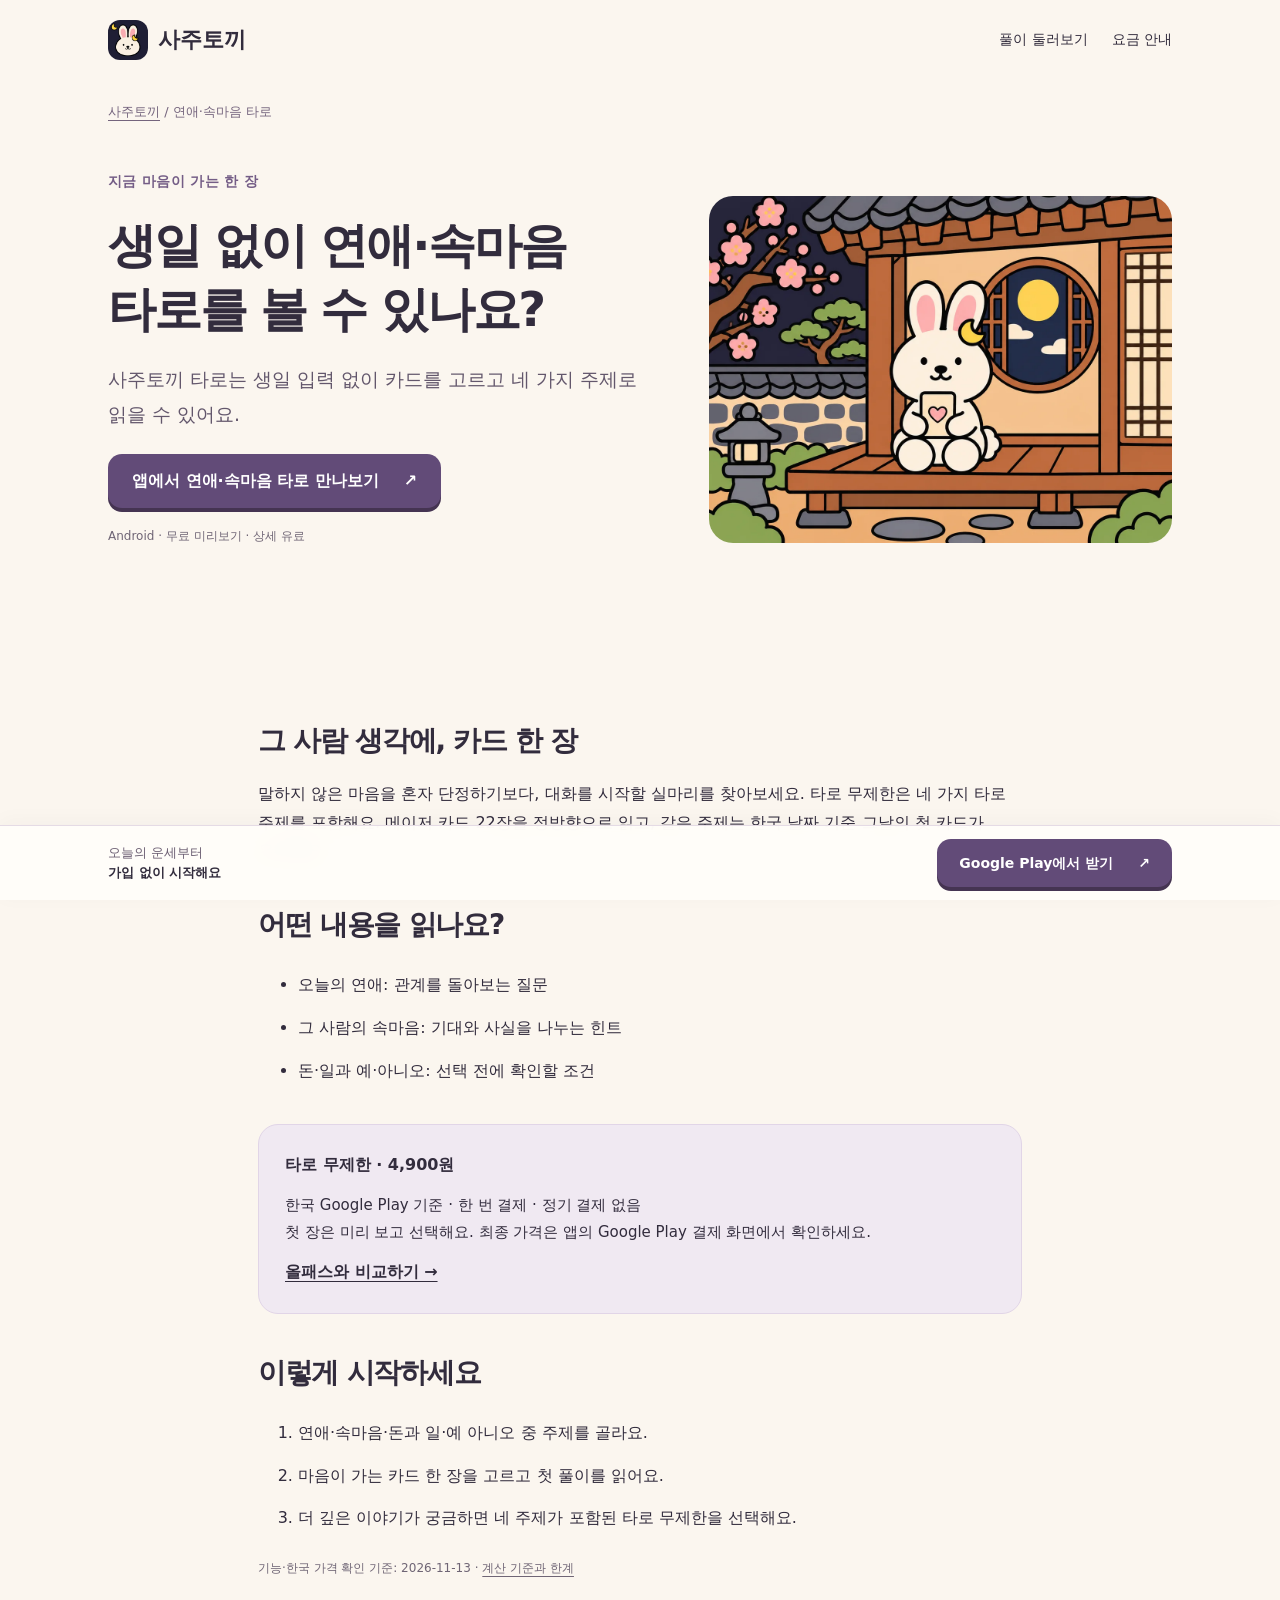
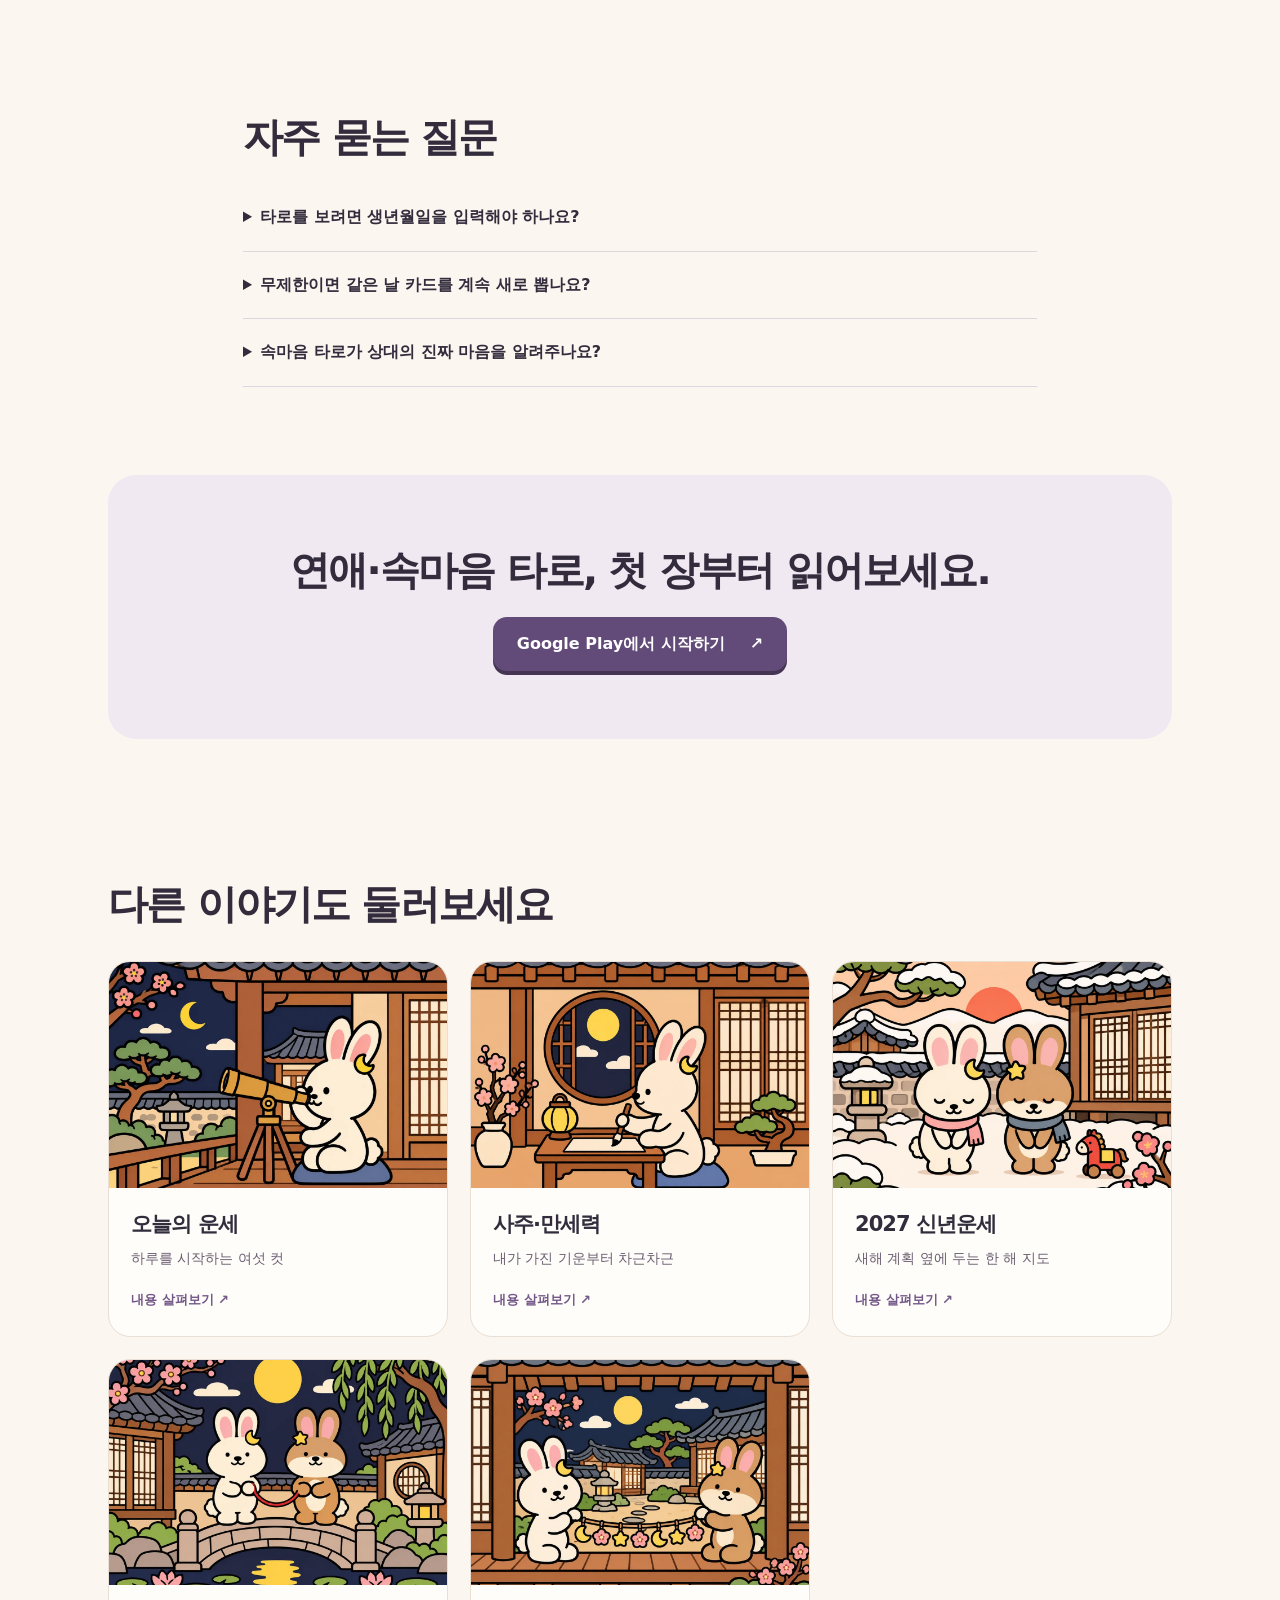
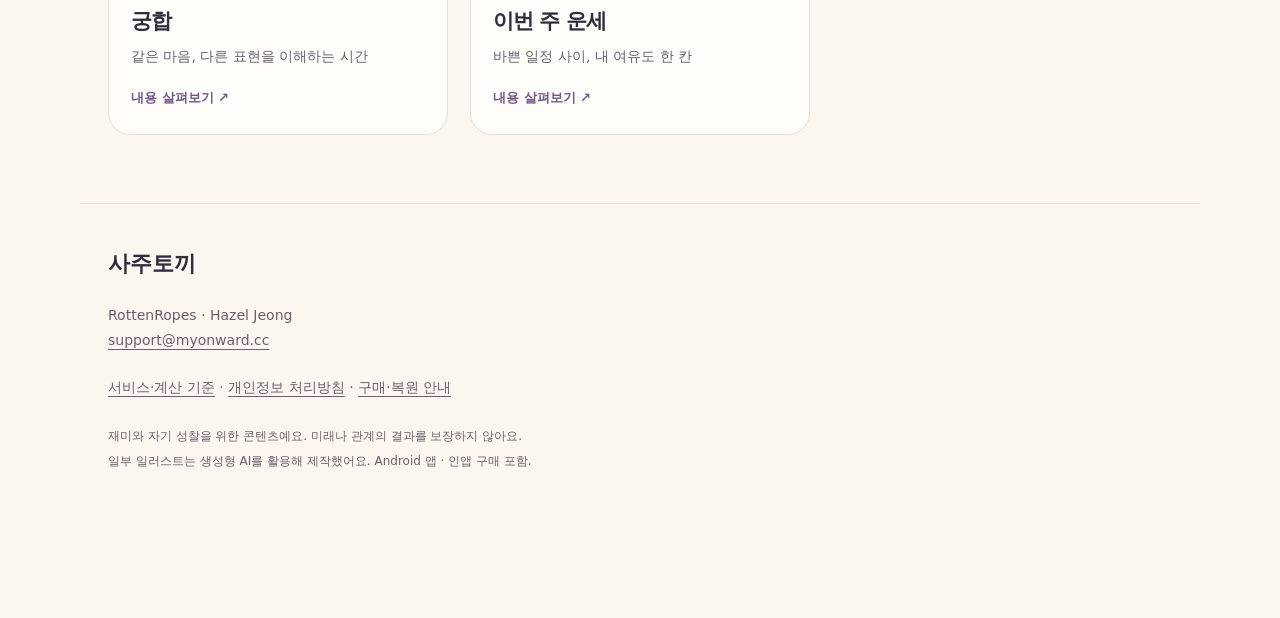
<file: tarot/index.html>
<!doctype html><html lang="ko"><head><meta charset="utf-8"><meta name="viewport" content="width=device-width,initial-scale=1"><title>연애 타로·속마음 타로·예 아니오 타로 | 사주토끼</title><meta name="description" content="연애 타로, 그 사람의 속마음, 돈·일, 예·아니오 타로를 생일 입력 없이 만나보세요. 정방향 메이저 카드 22장으로 지금 돌아볼 질문과 작은 행동을 읽어요. 무료 미리보기와 타로 무제한 상품, 같은 날 카드가 유지되는 방식을 안내합니다."><meta name="robots" content="index,follow,max-image-preview:large"><link rel="canonical" href="https://hazelejeong.github.io/sajutokki-public/tarot/"><meta property="og:type" content="website"><meta property="og:locale" content="ko_KR"><meta property="og:site_name" content="사주토끼"><meta property="og:title" content="연애 타로·속마음 타로·예 아니오 타로 | 사주토끼"><meta property="og:description" content="연애 타로, 그 사람의 속마음, 돈·일, 예·아니오 타로를 생일 입력 없이 만나보세요. 정방향 메이저 카드 22장으로 지금 돌아볼 질문과 작은 행동을 읽어요. 무료 미리보기와 타로 무제한 상품, 같은 날 카드가 유지되는 방식을 안내합니다."><meta property="og:url" content="https://hazelejeong.github.io/sajutokki-public/tarot/"><meta property="og:image" content="https://hazelejeong.github.io/sajutokki-public/assets/og.png"><meta property="og:image:width" content="1200"><meta property="og:image:height" content="630"><meta name="twitter:card" content="summary_large_image"><meta name="twitter:title" content="연애 타로·속마음 타로·예 아니오 타로 | 사주토끼"><meta name="twitter:description" content="연애 타로, 그 사람의 속마음, 돈·일, 예·아니오 타로를 생일 입력 없이 만나보세요. 정방향 메이저 카드 22장으로 지금 돌아볼 질문과 작은 행동을 읽어요. 무료 미리보기와 타로 무제한 상품, 같은 날 카드가 유지되는 방식을 안내합니다."><meta name="twitter:image" content="https://hazelejeong.github.io/sajutokki-public/assets/og.png"><meta name="theme-color" content="#fbf6ef"><link rel="icon" href="https://hazelejeong.github.io/sajutokki-public/assets/icon.png"><link rel="stylesheet" href="https://hazelejeong.github.io/sajutokki-public/site.css"><script type="application/ld+json">{"@context":"https://schema.org","@graph":[{"@type":"Organization","@id":"https://hazelejeong.github.io/sajutokki-public/#organization","name":"RottenRopes","url":"https://hazelejeong.github.io/sajutokki-public/","email":"support@myonward.cc"},{"@type":"WebPage","name":"생일 없이 연애·속마음 타로를 볼 수 있나요?","description":"연애 타로, 그 사람의 속마음, 돈·일, 예·아니오 타로를 생일 입력 없이 만나보세요. 정방향 메이저 카드 22장으로 지금 돌아볼 질문과 작은 행동을 읽어요. 무료 미리보기와 타로 무제한 상품, 같은 날 카드가 유지되는 방식을 안내합니다.","url":"https://hazelejeong.github.io/sajutokki-public/tarot/","dateModified":"2026-11-13","isPartOf":{"@id":"https://hazelejeong.github.io/sajutokki-public/#website"}},{"@type":"BreadcrumbList","itemListElement":[{"@type":"ListItem","position":1,"name":"사주토끼","item":"https://hazelejeong.github.io/sajutokki-public/"},{"@type":"ListItem","position":2,"name":"연애·속마음 타로","item":"https://hazelejeong.github.io/sajutokki-public/tarot/"}]},{"@type":"FAQPage","mainEntity":[{"@type":"Question","name":"타로를 보려면 생년월일을 입력해야 하나요?","acceptedAnswer":{"@type":"Answer","text":"타로는 프로필 없이 이용할 수 있어요. 이름과 생일을 입력하지 않고 카드를 고를 수 있어요."}},{"@type":"Question","name":"무제한이면 같은 날 카드를 계속 새로 뽑나요?","acceptedAnswer":{"@type":"Answer","text":"무제한은 네 주제의 상세 풀이 이용에 횟수 제한이 없다는 뜻이에요. 같은 주제의 당일 카드는 유지되며 다음 한국 날짜에 새로 고를 수 있어요."}},{"@type":"Question","name":"속마음 타로가 상대의 진짜 마음을 알려주나요?","acceptedAnswer":{"@type":"Answer","text":"상대의 실제 마음을 알아내거나 보장하지 않아요. 기대와 사실을 구분하고 부드럽게 대화할 질문을 찾는 콘텐츠예요."}}]}]}</script></head><body><a class="skip" href="#main">본문으로 건너뛰기</a><header><a class="brand" href="https://hazelejeong.github.io/sajutokki-public/"><img src="https://hazelejeong.github.io/sajutokki-public/assets/icon.png" width="40" height="40" alt="">사주토끼</a><nav aria-label="주 메뉴"><a href="https://hazelejeong.github.io/sajutokki-public/#readings">풀이 둘러보기</a><a href="https://hazelejeong.github.io/sajutokki-public/pricing/">요금 안내</a></nav></header><main id="main"><nav class="breadcrumbs" aria-label="현재 위치"><a href="https://hazelejeong.github.io/sajutokki-public/">사주토끼</a> / 연애·속마음 타로</nav><section class="product-hero"><div><p class="eyebrow">지금 마음이 가는 한 장</p><h1>생일 없이 연애·속마음 타로를 볼 수 있나요?</h1><p class="lead answer">사주토끼 타로는 생일 입력 없이 카드를 고르고 네 가지 주제로 읽을 수 있어요.</p><a class="button" href="https://play.google.com/store/apps/details?id=cc.myonward.kr&amp;utm_source=sajutokki_web&amp;utm_medium=referral&amp;utm_campaign=tarot&amp;utm_content=primary&amp;referrer=utm_source%3Dsajutokki_web%26utm_medium%3Dreferral%26utm_campaign%3Dtarot%26utm_content%3Dprimary">앱에서 연애·속마음 타로 만나보기 <span aria-hidden="true">↗</span></a><p class="caption">Android · 무료 미리보기 · 상세 유료</p></div><img src="https://hazelejeong.github.io/sajutokki-public/assets/love-tarot.webp" alt="연애·속마음 타로 웹툰 표지" width="600" height="400" fetchpriority="high"></section><section class="reading-body"><h2>그 사람 생각에, 카드 한 장</h2><p>말하지 않은 마음을 혼자 단정하기보다, 대화를 시작할 실마리를 찾아보세요. 타로 무제한은 네 가지 타로 주제를 포함해요. 메이저 카드 22장을 정방향으로 읽고, 같은 주제는 한국 날짜 기준 그날의 첫 카드가 유지돼요.</p><h2>어떤 내용을 읽나요?</h2><ul><li>오늘의 연애: 관계를 돌아보는 질문</li><li>그 사람의 속마음: 기대와 사실을 나누는 힌트</li><li>돈·일과 예·아니오: 선택 전에 확인할 조건</li></ul><aside class="price-note"><strong>타로 무제한 · 4,900원</strong><p>한국 Google Play 기준 · 한 번 결제 · 정기 결제 없음<br>첫 장은 미리 보고 선택해요. 최종 가격은 앱의 Google Play 결제 화면에서 확인하세요.</p><a href="https://hazelejeong.github.io/sajutokki-public/pricing/">올패스와 비교하기 →</a></aside><h2>이렇게 시작하세요</h2><ol><li>연애·속마음·돈과 일·예 아니오 중 주제를 골라요.</li><li>마음이 가는 카드 한 장을 고르고 첫 풀이를 읽어요.</li><li>더 깊은 이야기가 궁금하면 네 주제가 포함된 타로 무제한을 선택해요.</li></ol><p class="caption">기능·한국 가격 확인 기준: 2026-11-13 · <a href="https://hazelejeong.github.io/sajutokki-public/about/">계산 기준과 한계</a></p></section><section class="faq"><h2>자주 묻는 질문</h2><details><summary>타로를 보려면 생년월일을 입력해야 하나요?</summary><p>타로는 프로필 없이 이용할 수 있어요. 이름과 생일을 입력하지 않고 카드를 고를 수 있어요.</p></details><details><summary>무제한이면 같은 날 카드를 계속 새로 뽑나요?</summary><p>무제한은 네 주제의 상세 풀이 이용에 횟수 제한이 없다는 뜻이에요. 같은 주제의 당일 카드는 유지되며 다음 한국 날짜에 새로 고를 수 있어요.</p></details><details><summary>속마음 타로가 상대의 진짜 마음을 알려주나요?</summary><p>상대의 실제 마음을 알아내거나 보장하지 않아요. 기대와 사실을 구분하고 부드럽게 대화할 질문을 찾는 콘텐츠예요.</p></details></section><section class="closing tint"><h2>연애·속마음 타로, 첫 장부터 읽어보세요.</h2><a class="button" href="https://play.google.com/store/apps/details?id=cc.myonward.kr&amp;utm_source=sajutokki_web&amp;utm_medium=referral&amp;utm_campaign=tarot&amp;utm_content=closing&amp;referrer=utm_source%3Dsajutokki_web%26utm_medium%3Dreferral%26utm_campaign%3Dtarot%26utm_content%3Dclosing">Google Play에서 시작하기 <span aria-hidden="true">↗</span></a></section><section><h2>다른 이야기도 둘러보세요</h2><div class="cards"><a class="topic" href="https://hazelejeong.github.io/sajutokki-public/today/"><img src="https://hazelejeong.github.io/sajutokki-public/assets/today.webp" alt="오늘의 운세 웹툰 표지" width="360" height="240" loading="lazy"><div><h3>오늘의 운세</h3><p>하루를 시작하는 여섯 컷</p><span>내용 살펴보기 ↗</span></div></a><a class="topic" href="https://hazelejeong.github.io/sajutokki-public/my-saju/"><img src="https://hazelejeong.github.io/sajutokki-public/assets/my-saju.webp" alt="사주·만세력 웹툰 표지" width="360" height="240" loading="lazy"><div><h3>사주·만세력</h3><p>내가 가진 기운부터 차근차근</p><span>내용 살펴보기 ↗</span></div></a><a class="topic" href="https://hazelejeong.github.io/sajutokki-public/newyear-2027/"><img src="https://hazelejeong.github.io/sajutokki-public/assets/newyear-2027.webp" alt="2027 신년운세 웹툰 표지" width="360" height="240" loading="lazy"><div><h3>2027 신년운세</h3><p>새해 계획 옆에 두는 한 해 지도</p><span>내용 살펴보기 ↗</span></div></a><a class="topic" href="https://hazelejeong.github.io/sajutokki-public/match/"><img src="https://hazelejeong.github.io/sajutokki-public/assets/match.webp" alt="궁합 웹툰 표지" width="360" height="240" loading="lazy"><div><h3>궁합</h3><p>같은 마음, 다른 표현을 이해하는 시간</p><span>내용 살펴보기 ↗</span></div></a><a class="topic" href="https://hazelejeong.github.io/sajutokki-public/week/"><img src="https://hazelejeong.github.io/sajutokki-public/assets/week.webp" alt="이번 주 운세 웹툰 표지" width="360" height="240" loading="lazy"><div><h3>이번 주 운세</h3><p>바쁜 일정 사이, 내 여유도 한 칸</p><span>내용 살펴보기 ↗</span></div></a></div></section></main><footer><a class="brand" href="https://hazelejeong.github.io/sajutokki-public/">사주토끼</a><p>RottenRopes · Hazel Jeong<br><a href="mailto:support@myonward.cc">support@myonward.cc</a></p><p><a href="https://hazelejeong.github.io/sajutokki-public/about/">서비스·계산 기준</a> · <a href="https://hazelejeong.github.io/sajutokki-public/privacy.html">개인정보 처리방침</a> · <a href="https://hazelejeong.github.io/sajutokki-public/pricing/">구매·복원 안내</a></p><small>재미와 자기 성찰을 위한 콘텐츠예요. 미래나 관계의 결과를 보장하지 않아요.<br>일부 일러스트는 생성형 AI를 활용해 제작했어요. Android 앱 · 인앱 구매 포함.</small></footer><aside class="sticky" aria-label="앱 설치"><span>오늘의 운세부터<br><strong>가입 없이 시작해요</strong></span><a class="button" href="https://play.google.com/store/apps/details?id=cc.myonward.kr&amp;utm_source=sajutokki_web&amp;utm_medium=referral&amp;utm_campaign=tarot&amp;utm_content=sticky&amp;referrer=utm_source%3Dsajutokki_web%26utm_medium%3Dreferral%26utm_campaign%3Dtarot%26utm_content%3Dsticky">Google Play에서 받기 <span aria-hidden="true">↗</span></a></aside></body></html>
</file>
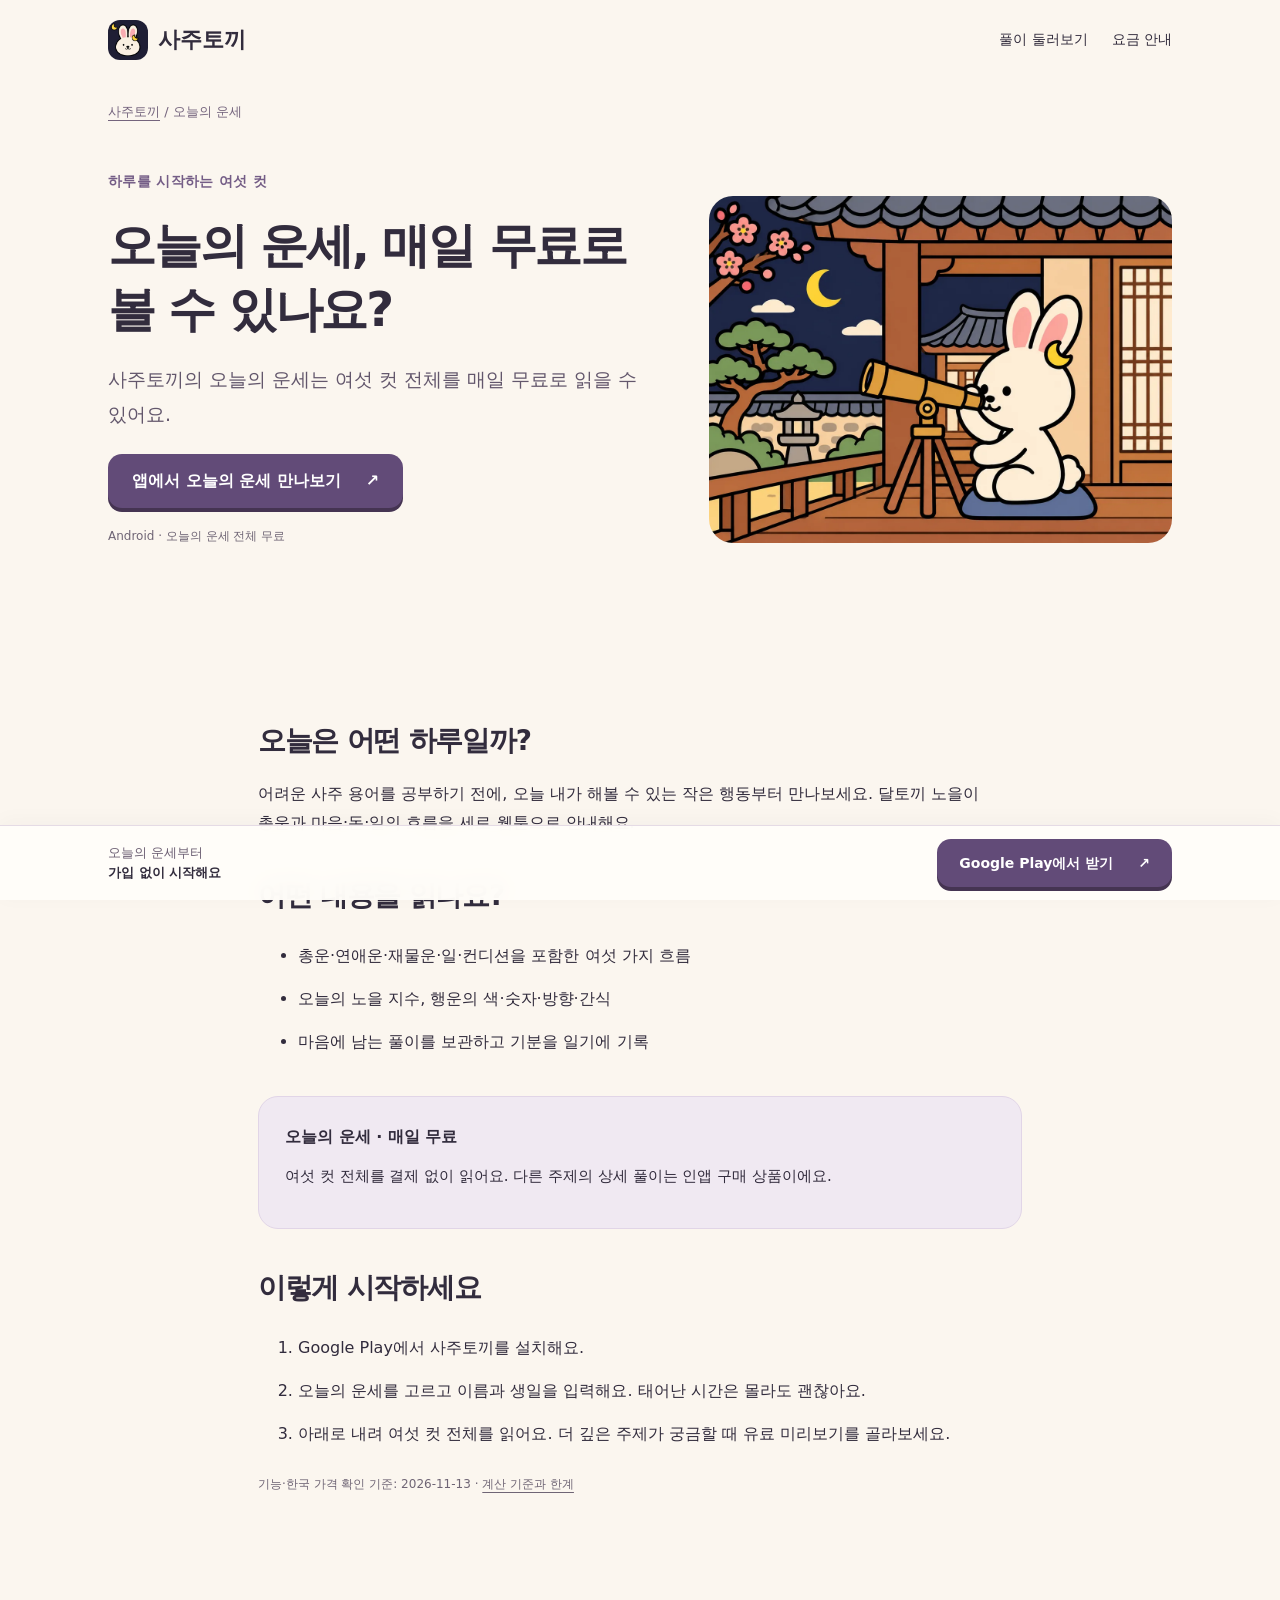
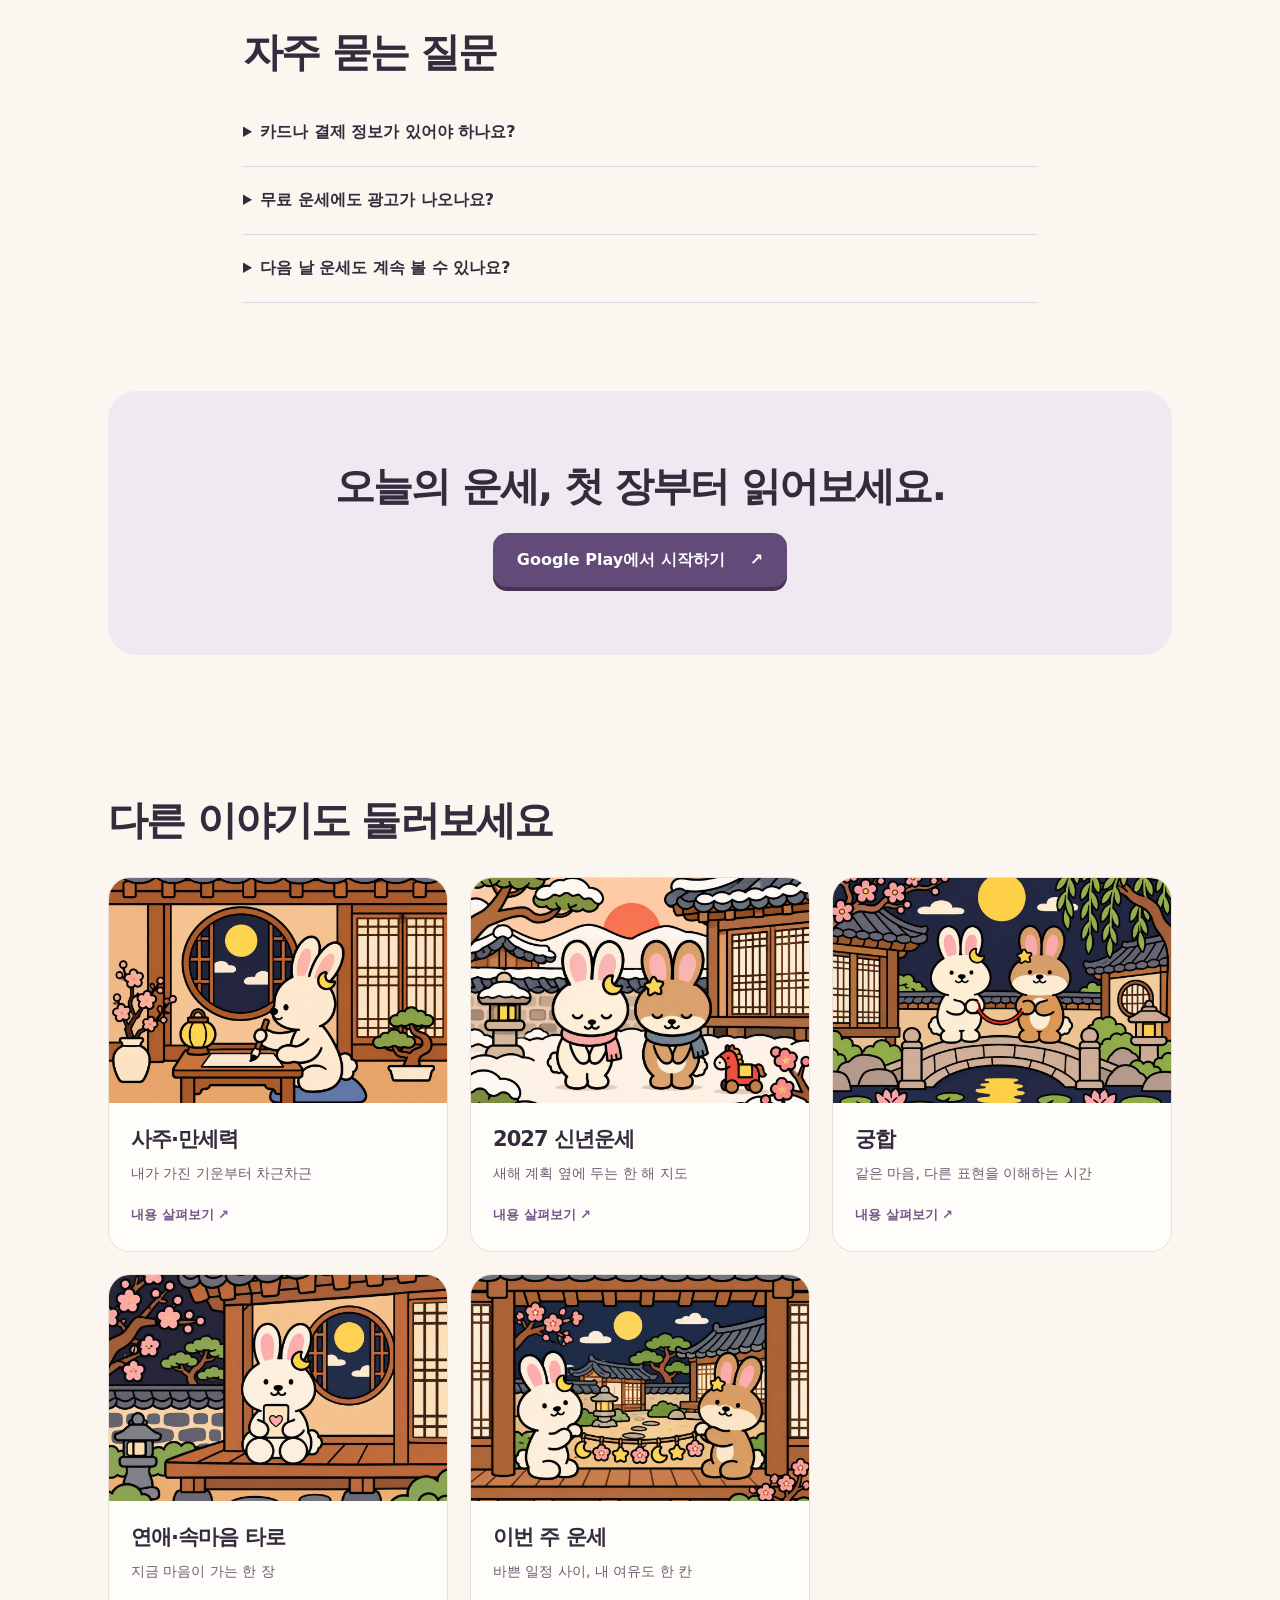
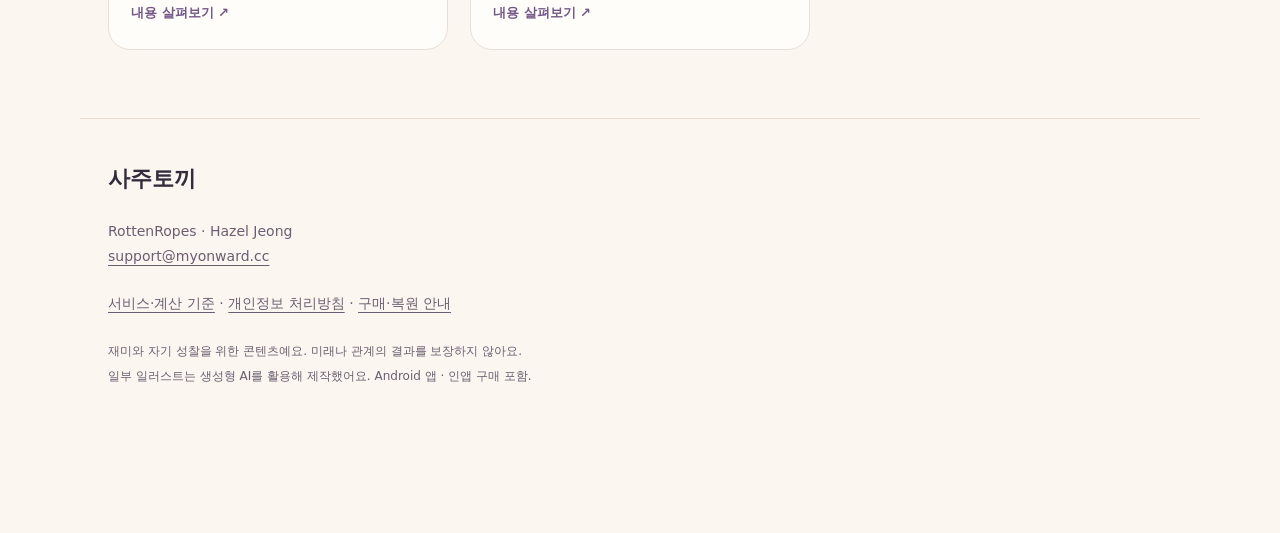
<file: today/index.html>
<!doctype html><html lang="ko"><head><meta charset="utf-8"><meta name="viewport" content="width=device-width,initial-scale=1"><title>오늘의 운세 무료로 보는 법 | 사주토끼 웹툰 운세</title><meta name="description" content="오늘의 운세를 매일 여섯 컷 웹툰으로 읽어보세요. 총운·연애운·재물운·일·컨디션과 행운 아이템을 살펴보고, 마음에 남는 풀이는 보관하세요. 가입과 광고 없이 시작하는 사주토끼 Android 앱의 무료 범위와 이용 방법을 안내합니다."><meta name="robots" content="index,follow,max-image-preview:large"><link rel="canonical" href="https://hazelejeong.github.io/sajutokki-public/today/"><meta property="og:type" content="website"><meta property="og:locale" content="ko_KR"><meta property="og:site_name" content="사주토끼"><meta property="og:title" content="오늘의 운세 무료로 보는 법 | 사주토끼 웹툰 운세"><meta property="og:description" content="오늘의 운세를 매일 여섯 컷 웹툰으로 읽어보세요. 총운·연애운·재물운·일·컨디션과 행운 아이템을 살펴보고, 마음에 남는 풀이는 보관하세요. 가입과 광고 없이 시작하는 사주토끼 Android 앱의 무료 범위와 이용 방법을 안내합니다."><meta property="og:url" content="https://hazelejeong.github.io/sajutokki-public/today/"><meta property="og:image" content="https://hazelejeong.github.io/sajutokki-public/assets/og.png"><meta property="og:image:width" content="1200"><meta property="og:image:height" content="630"><meta name="twitter:card" content="summary_large_image"><meta name="twitter:title" content="오늘의 운세 무료로 보는 법 | 사주토끼 웹툰 운세"><meta name="twitter:description" content="오늘의 운세를 매일 여섯 컷 웹툰으로 읽어보세요. 총운·연애운·재물운·일·컨디션과 행운 아이템을 살펴보고, 마음에 남는 풀이는 보관하세요. 가입과 광고 없이 시작하는 사주토끼 Android 앱의 무료 범위와 이용 방법을 안내합니다."><meta name="twitter:image" content="https://hazelejeong.github.io/sajutokki-public/assets/og.png"><meta name="theme-color" content="#fbf6ef"><link rel="icon" href="https://hazelejeong.github.io/sajutokki-public/assets/icon.png"><link rel="stylesheet" href="https://hazelejeong.github.io/sajutokki-public/site.css"><script type="application/ld+json">{"@context":"https://schema.org","@graph":[{"@type":"Organization","@id":"https://hazelejeong.github.io/sajutokki-public/#organization","name":"RottenRopes","url":"https://hazelejeong.github.io/sajutokki-public/","email":"support@myonward.cc"},{"@type":"WebPage","name":"오늘의 운세, 매일 무료로 볼 수 있나요?","description":"오늘의 운세를 매일 여섯 컷 웹툰으로 읽어보세요. 총운·연애운·재물운·일·컨디션과 행운 아이템을 살펴보고, 마음에 남는 풀이는 보관하세요. 가입과 광고 없이 시작하는 사주토끼 Android 앱의 무료 범위와 이용 방법을 안내합니다.","url":"https://hazelejeong.github.io/sajutokki-public/today/","dateModified":"2026-11-13","isPartOf":{"@id":"https://hazelejeong.github.io/sajutokki-public/#website"}},{"@type":"BreadcrumbList","itemListElement":[{"@type":"ListItem","position":1,"name":"사주토끼","item":"https://hazelejeong.github.io/sajutokki-public/"},{"@type":"ListItem","position":2,"name":"오늘의 운세","item":"https://hazelejeong.github.io/sajutokki-public/today/"}]},{"@type":"FAQPage","mainEntity":[{"@type":"Question","name":"카드나 결제 정보가 있어야 하나요?","acceptedAnswer":{"@type":"Answer","text":"오늘의 운세에는 결제가 필요하지 않아요. 유료 상세 풀이를 직접 구매할 때만 Google Play 결제 화면이 열려요."}},{"@type":"Question","name":"무료 운세에도 광고가 나오나요?","acceptedAnswer":{"@type":"Answer","text":"사주토끼 앱은 광고를 사용하지 않아요. 오늘의 운세와 편지·일기·보관함을 무료로 이용할 수 있어요."}},{"@type":"Question","name":"다음 날 운세도 계속 볼 수 있나요?","acceptedAnswer":{"@type":"Answer","text":"오늘의 운세는 날짜에 맞춰 바뀌며 매일 무료예요. 알림은 원할 때만 기기에서 허용할 수 있어요."}}]}]}</script></head><body><a class="skip" href="#main">본문으로 건너뛰기</a><header><a class="brand" href="https://hazelejeong.github.io/sajutokki-public/"><img src="https://hazelejeong.github.io/sajutokki-public/assets/icon.png" width="40" height="40" alt="">사주토끼</a><nav aria-label="주 메뉴"><a href="https://hazelejeong.github.io/sajutokki-public/#readings">풀이 둘러보기</a><a href="https://hazelejeong.github.io/sajutokki-public/pricing/">요금 안내</a></nav></header><main id="main"><nav class="breadcrumbs" aria-label="현재 위치"><a href="https://hazelejeong.github.io/sajutokki-public/">사주토끼</a> / 오늘의 운세</nav><section class="product-hero"><div><p class="eyebrow">하루를 시작하는 여섯 컷</p><h1>오늘의 운세, 매일 무료로 볼 수 있나요?</h1><p class="lead answer">사주토끼의 오늘의 운세는 여섯 컷 전체를 매일 무료로 읽을 수 있어요.</p><a class="button" href="https://play.google.com/store/apps/details?id=cc.myonward.kr&amp;utm_source=sajutokki_web&amp;utm_medium=referral&amp;utm_campaign=today&amp;utm_content=primary&amp;referrer=utm_source%3Dsajutokki_web%26utm_medium%3Dreferral%26utm_campaign%3Dtoday%26utm_content%3Dprimary">앱에서 오늘의 운세 만나보기 <span aria-hidden="true">↗</span></a><p class="caption">Android · 오늘의 운세 전체 무료</p></div><img src="https://hazelejeong.github.io/sajutokki-public/assets/today.webp" alt="오늘의 운세 웹툰 표지" width="600" height="400" fetchpriority="high"></section><section class="reading-body"><h2>오늘은 어떤 하루일까?</h2><p>어려운 사주 용어를 공부하기 전에, 오늘 내가 해볼 수 있는 작은 행동부터 만나보세요. 달토끼 노을이 총운과 마음·돈·일의 흐름을 세로 웹툰으로 안내해요.</p><h2>어떤 내용을 읽나요?</h2><ul><li>총운·연애운·재물운·일·컨디션을 포함한 여섯 가지 흐름</li><li>오늘의 노을 지수, 행운의 색·숫자·방향·간식</li><li>마음에 남는 풀이를 보관하고 기분을 일기에 기록</li></ul><aside class="price-note"><strong>오늘의 운세 · 매일 무료</strong><p>여섯 컷 전체를 결제 없이 읽어요. 다른 주제의 상세 풀이는 인앱 구매 상품이에요.</p></aside><h2>이렇게 시작하세요</h2><ol><li>Google Play에서 사주토끼를 설치해요.</li><li>오늘의 운세를 고르고 이름과 생일을 입력해요. 태어난 시간은 몰라도 괜찮아요.</li><li>아래로 내려 여섯 컷 전체를 읽어요. 더 깊은 주제가 궁금할 때 유료 미리보기를 골라보세요.</li></ol><p class="caption">기능·한국 가격 확인 기준: 2026-11-13 · <a href="https://hazelejeong.github.io/sajutokki-public/about/">계산 기준과 한계</a></p></section><section class="faq"><h2>자주 묻는 질문</h2><details><summary>카드나 결제 정보가 있어야 하나요?</summary><p>오늘의 운세에는 결제가 필요하지 않아요. 유료 상세 풀이를 직접 구매할 때만 Google Play 결제 화면이 열려요.</p></details><details><summary>무료 운세에도 광고가 나오나요?</summary><p>사주토끼 앱은 광고를 사용하지 않아요. 오늘의 운세와 편지·일기·보관함을 무료로 이용할 수 있어요.</p></details><details><summary>다음 날 운세도 계속 볼 수 있나요?</summary><p>오늘의 운세는 날짜에 맞춰 바뀌며 매일 무료예요. 알림은 원할 때만 기기에서 허용할 수 있어요.</p></details></section><section class="closing tint"><h2>오늘의 운세, 첫 장부터 읽어보세요.</h2><a class="button" href="https://play.google.com/store/apps/details?id=cc.myonward.kr&amp;utm_source=sajutokki_web&amp;utm_medium=referral&amp;utm_campaign=today&amp;utm_content=closing&amp;referrer=utm_source%3Dsajutokki_web%26utm_medium%3Dreferral%26utm_campaign%3Dtoday%26utm_content%3Dclosing">Google Play에서 시작하기 <span aria-hidden="true">↗</span></a></section><section><h2>다른 이야기도 둘러보세요</h2><div class="cards"><a class="topic" href="https://hazelejeong.github.io/sajutokki-public/my-saju/"><img src="https://hazelejeong.github.io/sajutokki-public/assets/my-saju.webp" alt="사주·만세력 웹툰 표지" width="360" height="240" loading="lazy"><div><h3>사주·만세력</h3><p>내가 가진 기운부터 차근차근</p><span>내용 살펴보기 ↗</span></div></a><a class="topic" href="https://hazelejeong.github.io/sajutokki-public/newyear-2027/"><img src="https://hazelejeong.github.io/sajutokki-public/assets/newyear-2027.webp" alt="2027 신년운세 웹툰 표지" width="360" height="240" loading="lazy"><div><h3>2027 신년운세</h3><p>새해 계획 옆에 두는 한 해 지도</p><span>내용 살펴보기 ↗</span></div></a><a class="topic" href="https://hazelejeong.github.io/sajutokki-public/match/"><img src="https://hazelejeong.github.io/sajutokki-public/assets/match.webp" alt="궁합 웹툰 표지" width="360" height="240" loading="lazy"><div><h3>궁합</h3><p>같은 마음, 다른 표현을 이해하는 시간</p><span>내용 살펴보기 ↗</span></div></a><a class="topic" href="https://hazelejeong.github.io/sajutokki-public/tarot/"><img src="https://hazelejeong.github.io/sajutokki-public/assets/love-tarot.webp" alt="연애·속마음 타로 웹툰 표지" width="360" height="240" loading="lazy"><div><h3>연애·속마음 타로</h3><p>지금 마음이 가는 한 장</p><span>내용 살펴보기 ↗</span></div></a><a class="topic" href="https://hazelejeong.github.io/sajutokki-public/week/"><img src="https://hazelejeong.github.io/sajutokki-public/assets/week.webp" alt="이번 주 운세 웹툰 표지" width="360" height="240" loading="lazy"><div><h3>이번 주 운세</h3><p>바쁜 일정 사이, 내 여유도 한 칸</p><span>내용 살펴보기 ↗</span></div></a></div></section></main><footer><a class="brand" href="https://hazelejeong.github.io/sajutokki-public/">사주토끼</a><p>RottenRopes · Hazel Jeong<br><a href="mailto:support@myonward.cc">support@myonward.cc</a></p><p><a href="https://hazelejeong.github.io/sajutokki-public/about/">서비스·계산 기준</a> · <a href="https://hazelejeong.github.io/sajutokki-public/privacy.html">개인정보 처리방침</a> · <a href="https://hazelejeong.github.io/sajutokki-public/pricing/">구매·복원 안내</a></p><small>재미와 자기 성찰을 위한 콘텐츠예요. 미래나 관계의 결과를 보장하지 않아요.<br>일부 일러스트는 생성형 AI를 활용해 제작했어요. Android 앱 · 인앱 구매 포함.</small></footer><aside class="sticky" aria-label="앱 설치"><span>오늘의 운세부터<br><strong>가입 없이 시작해요</strong></span><a class="button" href="https://play.google.com/store/apps/details?id=cc.myonward.kr&amp;utm_source=sajutokki_web&amp;utm_medium=referral&amp;utm_campaign=today&amp;utm_content=sticky&amp;referrer=utm_source%3Dsajutokki_web%26utm_medium%3Dreferral%26utm_campaign%3Dtoday%26utm_content%3Dsticky">Google Play에서 받기 <span aria-hidden="true">↗</span></a></aside></body></html>
</file>
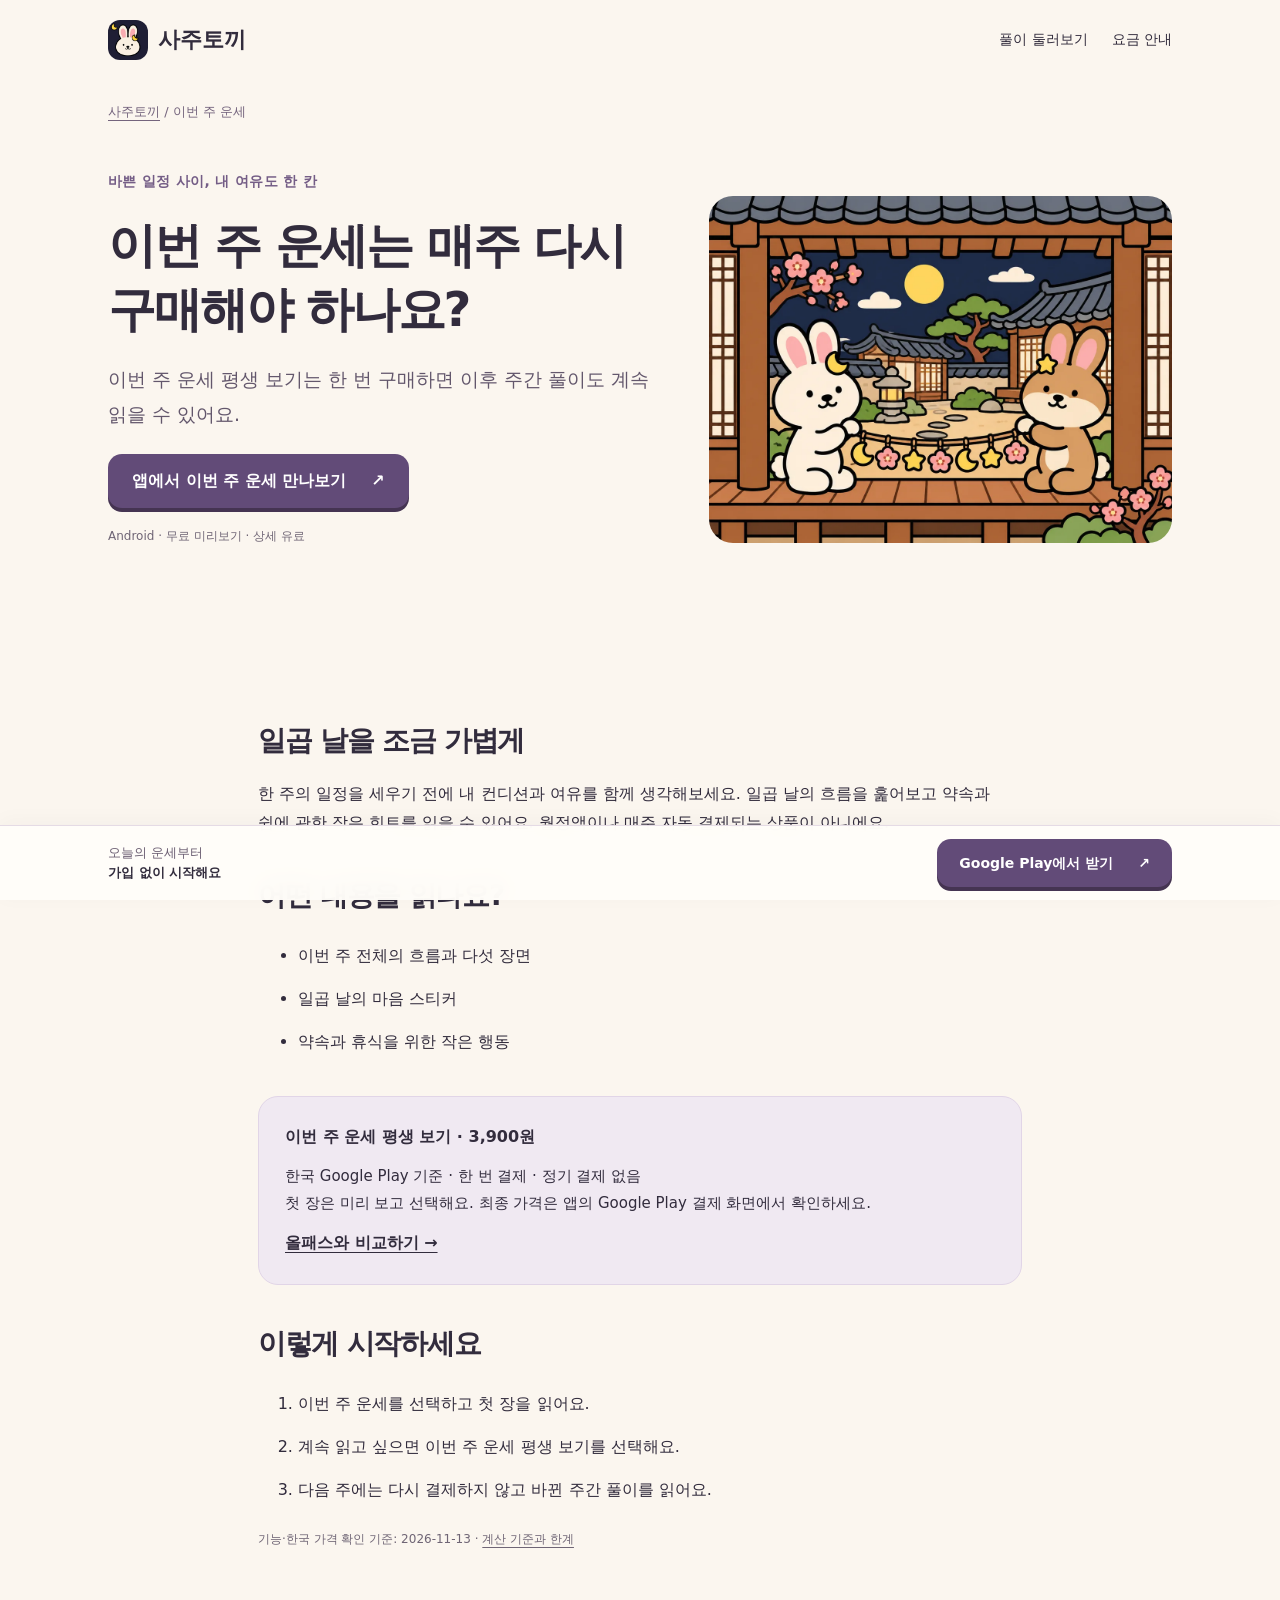
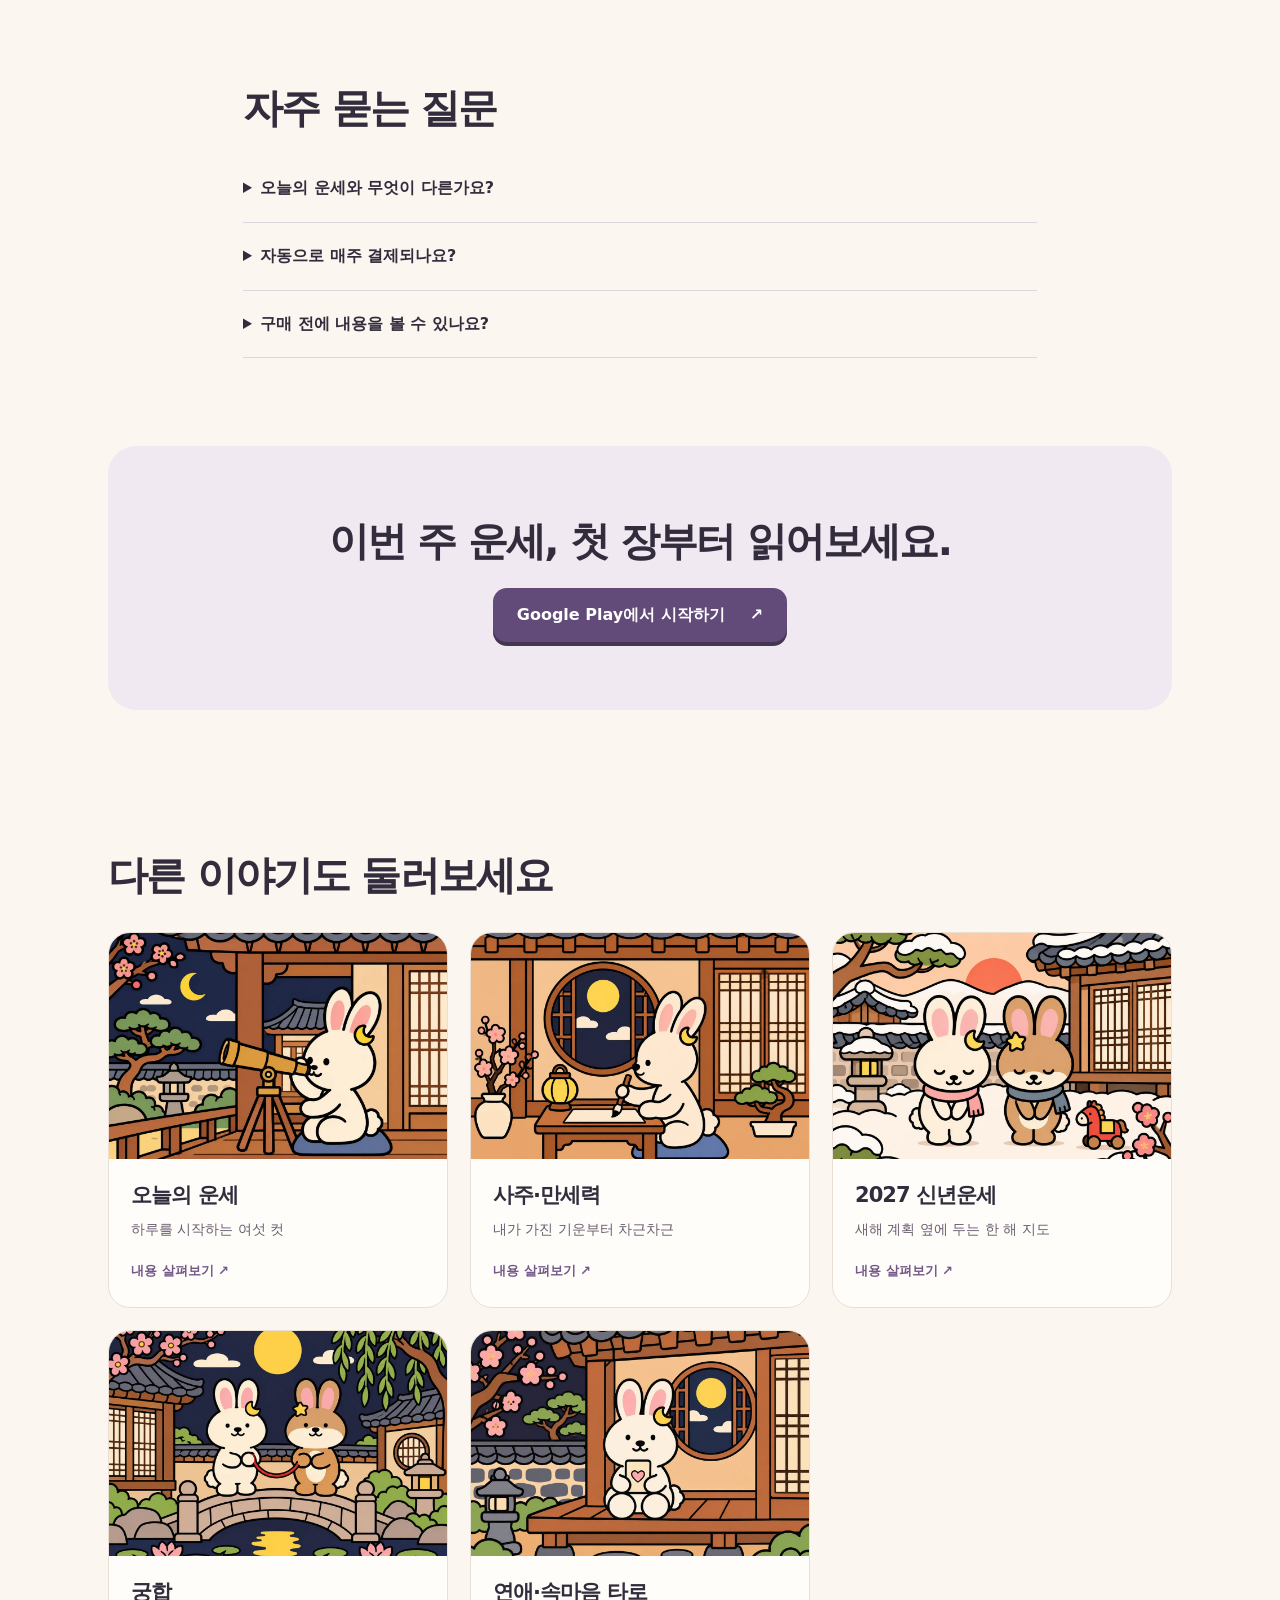
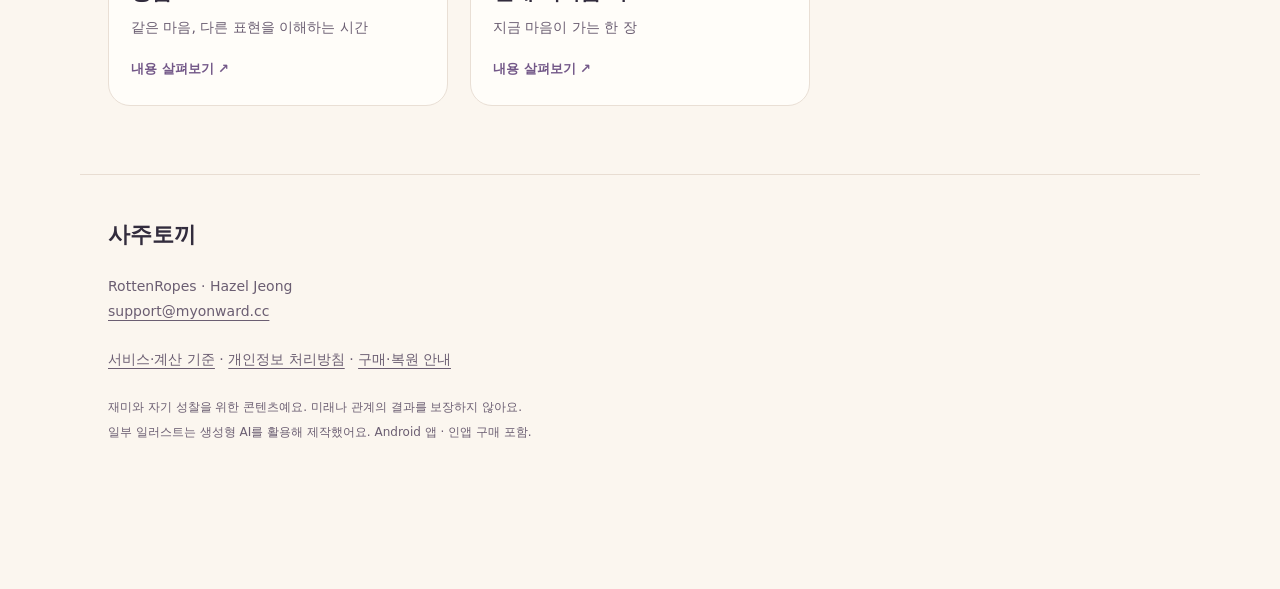
<file: week/index.html>
<!doctype html><html lang="ko"><head><meta charset="utf-8"><meta name="viewport" content="width=device-width,initial-scale=1"><title>이번 주 운세·일곱 날의 흐름을 웹툰으로 | 사주토끼</title><meta name="description" content="이번 주 운세를 일곱 날의 작은 날씨처럼 읽어보세요. 주간 흐름과 하루별 마음 스티커, 약속과 휴식을 돌아볼 힌트를 웹툰으로 담았어요. 사주토끼 주간 운세의 미리보기, 한 번 구매로 계속 읽는 이용 방식과 무료 오늘의 운세를 비교하세요."><meta name="robots" content="index,follow,max-image-preview:large"><link rel="canonical" href="https://hazelejeong.github.io/sajutokki-public/week/"><meta property="og:type" content="website"><meta property="og:locale" content="ko_KR"><meta property="og:site_name" content="사주토끼"><meta property="og:title" content="이번 주 운세·일곱 날의 흐름을 웹툰으로 | 사주토끼"><meta property="og:description" content="이번 주 운세를 일곱 날의 작은 날씨처럼 읽어보세요. 주간 흐름과 하루별 마음 스티커, 약속과 휴식을 돌아볼 힌트를 웹툰으로 담았어요. 사주토끼 주간 운세의 미리보기, 한 번 구매로 계속 읽는 이용 방식과 무료 오늘의 운세를 비교하세요."><meta property="og:url" content="https://hazelejeong.github.io/sajutokki-public/week/"><meta property="og:image" content="https://hazelejeong.github.io/sajutokki-public/assets/og.png"><meta property="og:image:width" content="1200"><meta property="og:image:height" content="630"><meta name="twitter:card" content="summary_large_image"><meta name="twitter:title" content="이번 주 운세·일곱 날의 흐름을 웹툰으로 | 사주토끼"><meta name="twitter:description" content="이번 주 운세를 일곱 날의 작은 날씨처럼 읽어보세요. 주간 흐름과 하루별 마음 스티커, 약속과 휴식을 돌아볼 힌트를 웹툰으로 담았어요. 사주토끼 주간 운세의 미리보기, 한 번 구매로 계속 읽는 이용 방식과 무료 오늘의 운세를 비교하세요."><meta name="twitter:image" content="https://hazelejeong.github.io/sajutokki-public/assets/og.png"><meta name="theme-color" content="#fbf6ef"><link rel="icon" href="https://hazelejeong.github.io/sajutokki-public/assets/icon.png"><link rel="stylesheet" href="https://hazelejeong.github.io/sajutokki-public/site.css"><script type="application/ld+json">{"@context":"https://schema.org","@graph":[{"@type":"Organization","@id":"https://hazelejeong.github.io/sajutokki-public/#organization","name":"RottenRopes","url":"https://hazelejeong.github.io/sajutokki-public/","email":"support@myonward.cc"},{"@type":"WebPage","name":"이번 주 운세는 매주 다시 구매해야 하나요?","description":"이번 주 운세를 일곱 날의 작은 날씨처럼 읽어보세요. 주간 흐름과 하루별 마음 스티커, 약속과 휴식을 돌아볼 힌트를 웹툰으로 담았어요. 사주토끼 주간 운세의 미리보기, 한 번 구매로 계속 읽는 이용 방식과 무료 오늘의 운세를 비교하세요.","url":"https://hazelejeong.github.io/sajutokki-public/week/","dateModified":"2026-11-13","isPartOf":{"@id":"https://hazelejeong.github.io/sajutokki-public/#website"}},{"@type":"BreadcrumbList","itemListElement":[{"@type":"ListItem","position":1,"name":"사주토끼","item":"https://hazelejeong.github.io/sajutokki-public/"},{"@type":"ListItem","position":2,"name":"이번 주 운세","item":"https://hazelejeong.github.io/sajutokki-public/week/"}]},{"@type":"FAQPage","mainEntity":[{"@type":"Question","name":"오늘의 운세와 무엇이 다른가요?","acceptedAnswer":{"@type":"Answer","text":"오늘의 운세는 하루의 여섯 가지 흐름을 무료로 읽는 콘텐츠예요. 이번 주 운세는 한 주 전체와 일곱 날을 돌아보는 유료 상세 콘텐츠예요."}},{"@type":"Question","name":"자동으로 매주 결제되나요?","acceptedAnswer":{"@type":"Answer","text":"정기 결제 없이 한 번 구매해요. Google Play 결제 화면에서 상품과 금액을 확인한 뒤 직접 결제할 수 있어요."}},{"@type":"Question","name":"구매 전에 내용을 볼 수 있나요?","acceptedAnswer":{"@type":"Answer","text":"앱에서 첫 장을 무료로 미리 볼 수 있어요. 상세 풀이가 시작되는 지점에서 구매 상품을 안내해요."}}]}]}</script></head><body><a class="skip" href="#main">본문으로 건너뛰기</a><header><a class="brand" href="https://hazelejeong.github.io/sajutokki-public/"><img src="https://hazelejeong.github.io/sajutokki-public/assets/icon.png" width="40" height="40" alt="">사주토끼</a><nav aria-label="주 메뉴"><a href="https://hazelejeong.github.io/sajutokki-public/#readings">풀이 둘러보기</a><a href="https://hazelejeong.github.io/sajutokki-public/pricing/">요금 안내</a></nav></header><main id="main"><nav class="breadcrumbs" aria-label="현재 위치"><a href="https://hazelejeong.github.io/sajutokki-public/">사주토끼</a> / 이번 주 운세</nav><section class="product-hero"><div><p class="eyebrow">바쁜 일정 사이, 내 여유도 한 칸</p><h1>이번 주 운세는 매주 다시 구매해야 하나요?</h1><p class="lead answer">이번 주 운세 평생 보기는 한 번 구매하면 이후 주간 풀이도 계속 읽을 수 있어요.</p><a class="button" href="https://play.google.com/store/apps/details?id=cc.myonward.kr&amp;utm_source=sajutokki_web&amp;utm_medium=referral&amp;utm_campaign=week&amp;utm_content=primary&amp;referrer=utm_source%3Dsajutokki_web%26utm_medium%3Dreferral%26utm_campaign%3Dweek%26utm_content%3Dprimary">앱에서 이번 주 운세 만나보기 <span aria-hidden="true">↗</span></a><p class="caption">Android · 무료 미리보기 · 상세 유료</p></div><img src="https://hazelejeong.github.io/sajutokki-public/assets/week.webp" alt="이번 주 운세 웹툰 표지" width="600" height="400" fetchpriority="high"></section><section class="reading-body"><h2>일곱 날을 조금 가볍게</h2><p>한 주의 일정을 세우기 전에 내 컨디션과 여유를 함께 생각해보세요. 일곱 날의 흐름을 훑어보고 약속과 쉼에 관한 작은 힌트를 읽을 수 있어요. 월정액이나 매주 자동 결제되는 상품이 아니에요.</p><h2>어떤 내용을 읽나요?</h2><ul><li>이번 주 전체의 흐름과 다섯 장면</li><li>일곱 날의 마음 스티커</li><li>약속과 휴식을 위한 작은 행동</li></ul><aside class="price-note"><strong>이번 주 운세 평생 보기 · 3,900원</strong><p>한국 Google Play 기준 · 한 번 결제 · 정기 결제 없음<br>첫 장은 미리 보고 선택해요. 최종 가격은 앱의 Google Play 결제 화면에서 확인하세요.</p><a href="https://hazelejeong.github.io/sajutokki-public/pricing/">올패스와 비교하기 →</a></aside><h2>이렇게 시작하세요</h2><ol><li>이번 주 운세를 선택하고 첫 장을 읽어요.</li><li>계속 읽고 싶으면 이번 주 운세 평생 보기를 선택해요.</li><li>다음 주에는 다시 결제하지 않고 바뀐 주간 풀이를 읽어요.</li></ol><p class="caption">기능·한국 가격 확인 기준: 2026-11-13 · <a href="https://hazelejeong.github.io/sajutokki-public/about/">계산 기준과 한계</a></p></section><section class="faq"><h2>자주 묻는 질문</h2><details><summary>오늘의 운세와 무엇이 다른가요?</summary><p>오늘의 운세는 하루의 여섯 가지 흐름을 무료로 읽는 콘텐츠예요. 이번 주 운세는 한 주 전체와 일곱 날을 돌아보는 유료 상세 콘텐츠예요.</p></details><details><summary>자동으로 매주 결제되나요?</summary><p>정기 결제 없이 한 번 구매해요. Google Play 결제 화면에서 상품과 금액을 확인한 뒤 직접 결제할 수 있어요.</p></details><details><summary>구매 전에 내용을 볼 수 있나요?</summary><p>앱에서 첫 장을 무료로 미리 볼 수 있어요. 상세 풀이가 시작되는 지점에서 구매 상품을 안내해요.</p></details></section><section class="closing tint"><h2>이번 주 운세, 첫 장부터 읽어보세요.</h2><a class="button" href="https://play.google.com/store/apps/details?id=cc.myonward.kr&amp;utm_source=sajutokki_web&amp;utm_medium=referral&amp;utm_campaign=week&amp;utm_content=closing&amp;referrer=utm_source%3Dsajutokki_web%26utm_medium%3Dreferral%26utm_campaign%3Dweek%26utm_content%3Dclosing">Google Play에서 시작하기 <span aria-hidden="true">↗</span></a></section><section><h2>다른 이야기도 둘러보세요</h2><div class="cards"><a class="topic" href="https://hazelejeong.github.io/sajutokki-public/today/"><img src="https://hazelejeong.github.io/sajutokki-public/assets/today.webp" alt="오늘의 운세 웹툰 표지" width="360" height="240" loading="lazy"><div><h3>오늘의 운세</h3><p>하루를 시작하는 여섯 컷</p><span>내용 살펴보기 ↗</span></div></a><a class="topic" href="https://hazelejeong.github.io/sajutokki-public/my-saju/"><img src="https://hazelejeong.github.io/sajutokki-public/assets/my-saju.webp" alt="사주·만세력 웹툰 표지" width="360" height="240" loading="lazy"><div><h3>사주·만세력</h3><p>내가 가진 기운부터 차근차근</p><span>내용 살펴보기 ↗</span></div></a><a class="topic" href="https://hazelejeong.github.io/sajutokki-public/newyear-2027/"><img src="https://hazelejeong.github.io/sajutokki-public/assets/newyear-2027.webp" alt="2027 신년운세 웹툰 표지" width="360" height="240" loading="lazy"><div><h3>2027 신년운세</h3><p>새해 계획 옆에 두는 한 해 지도</p><span>내용 살펴보기 ↗</span></div></a><a class="topic" href="https://hazelejeong.github.io/sajutokki-public/match/"><img src="https://hazelejeong.github.io/sajutokki-public/assets/match.webp" alt="궁합 웹툰 표지" width="360" height="240" loading="lazy"><div><h3>궁합</h3><p>같은 마음, 다른 표현을 이해하는 시간</p><span>내용 살펴보기 ↗</span></div></a><a class="topic" href="https://hazelejeong.github.io/sajutokki-public/tarot/"><img src="https://hazelejeong.github.io/sajutokki-public/assets/love-tarot.webp" alt="연애·속마음 타로 웹툰 표지" width="360" height="240" loading="lazy"><div><h3>연애·속마음 타로</h3><p>지금 마음이 가는 한 장</p><span>내용 살펴보기 ↗</span></div></a></div></section></main><footer><a class="brand" href="https://hazelejeong.github.io/sajutokki-public/">사주토끼</a><p>RottenRopes · Hazel Jeong<br><a href="mailto:support@myonward.cc">support@myonward.cc</a></p><p><a href="https://hazelejeong.github.io/sajutokki-public/about/">서비스·계산 기준</a> · <a href="https://hazelejeong.github.io/sajutokki-public/privacy.html">개인정보 처리방침</a> · <a href="https://hazelejeong.github.io/sajutokki-public/pricing/">구매·복원 안내</a></p><small>재미와 자기 성찰을 위한 콘텐츠예요. 미래나 관계의 결과를 보장하지 않아요.<br>일부 일러스트는 생성형 AI를 활용해 제작했어요. Android 앱 · 인앱 구매 포함.</small></footer><aside class="sticky" aria-label="앱 설치"><span>오늘의 운세부터<br><strong>가입 없이 시작해요</strong></span><a class="button" href="https://play.google.com/store/apps/details?id=cc.myonward.kr&amp;utm_source=sajutokki_web&amp;utm_medium=referral&amp;utm_campaign=week&amp;utm_content=sticky&amp;referrer=utm_source%3Dsajutokki_web%26utm_medium%3Dreferral%26utm_campaign%3Dweek%26utm_content%3Dsticky">Google Play에서 받기 <span aria-hidden="true">↗</span></a></aside></body></html>
</file>
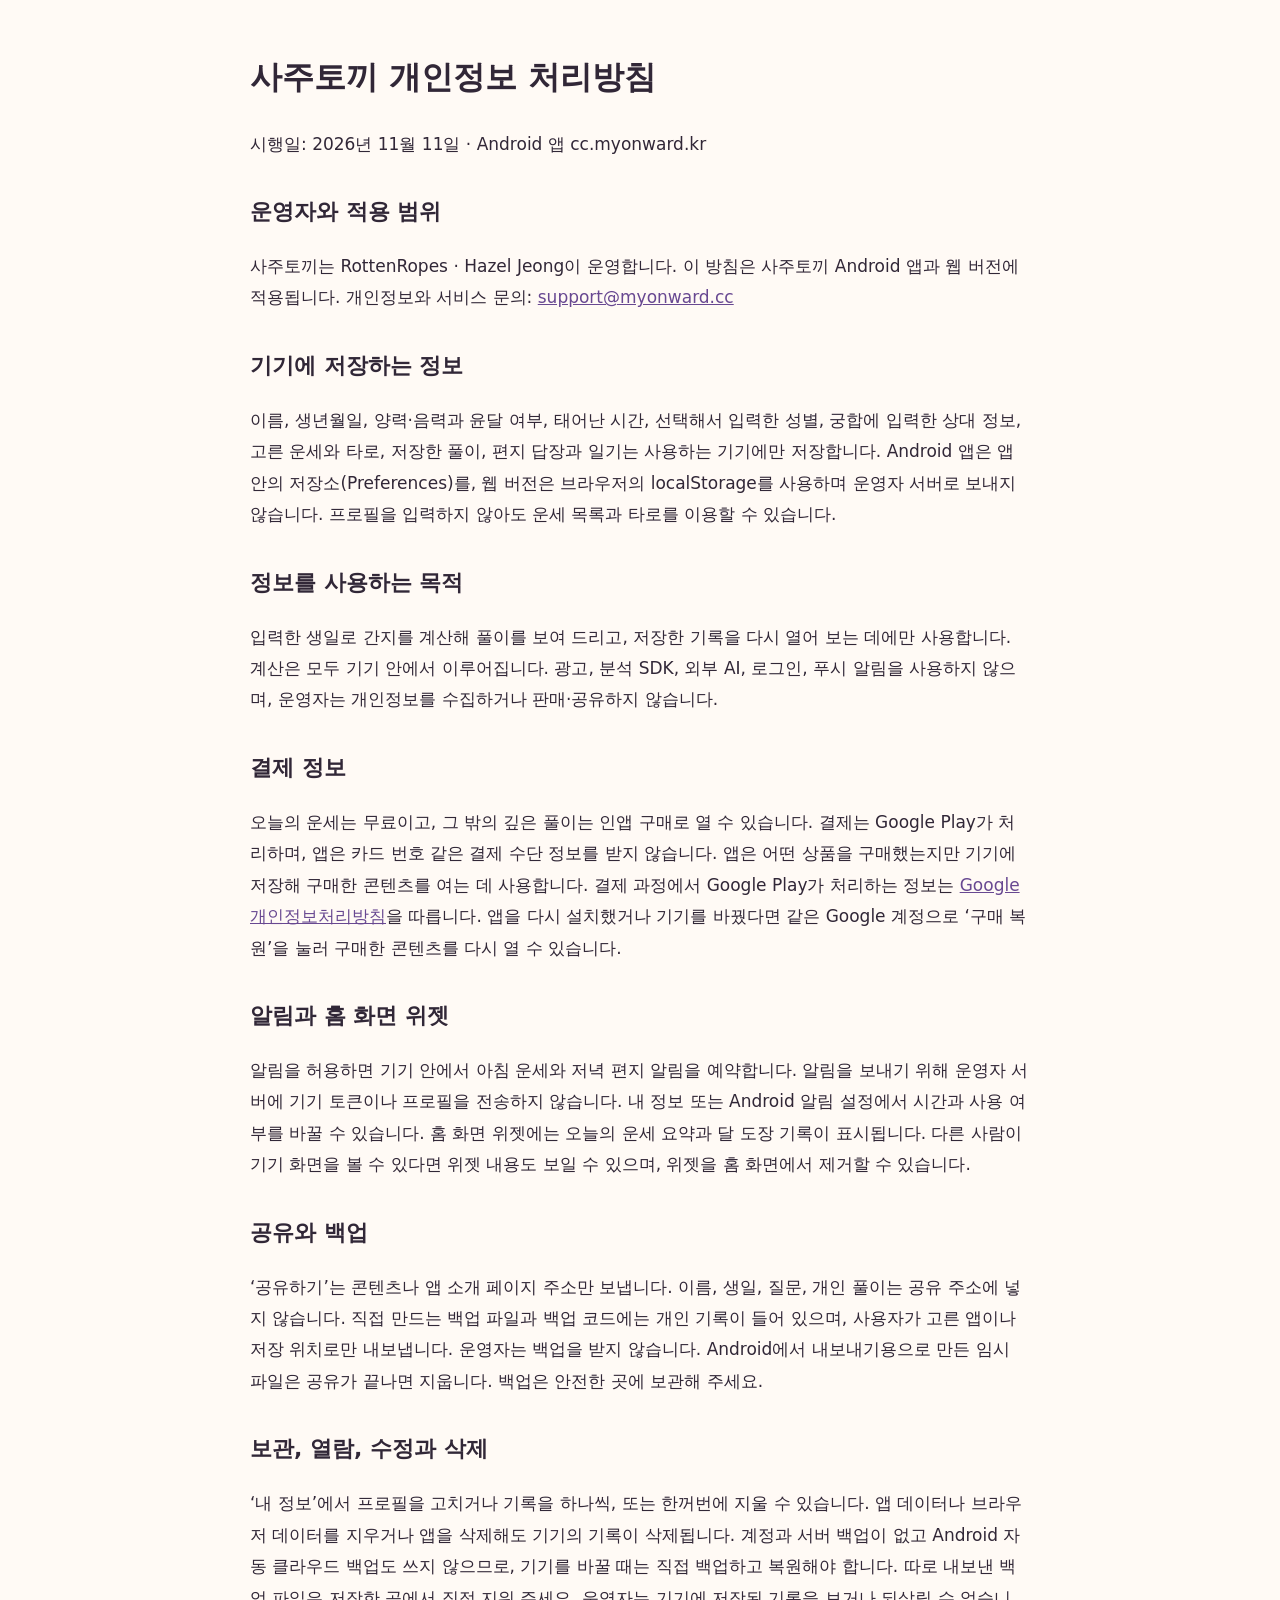
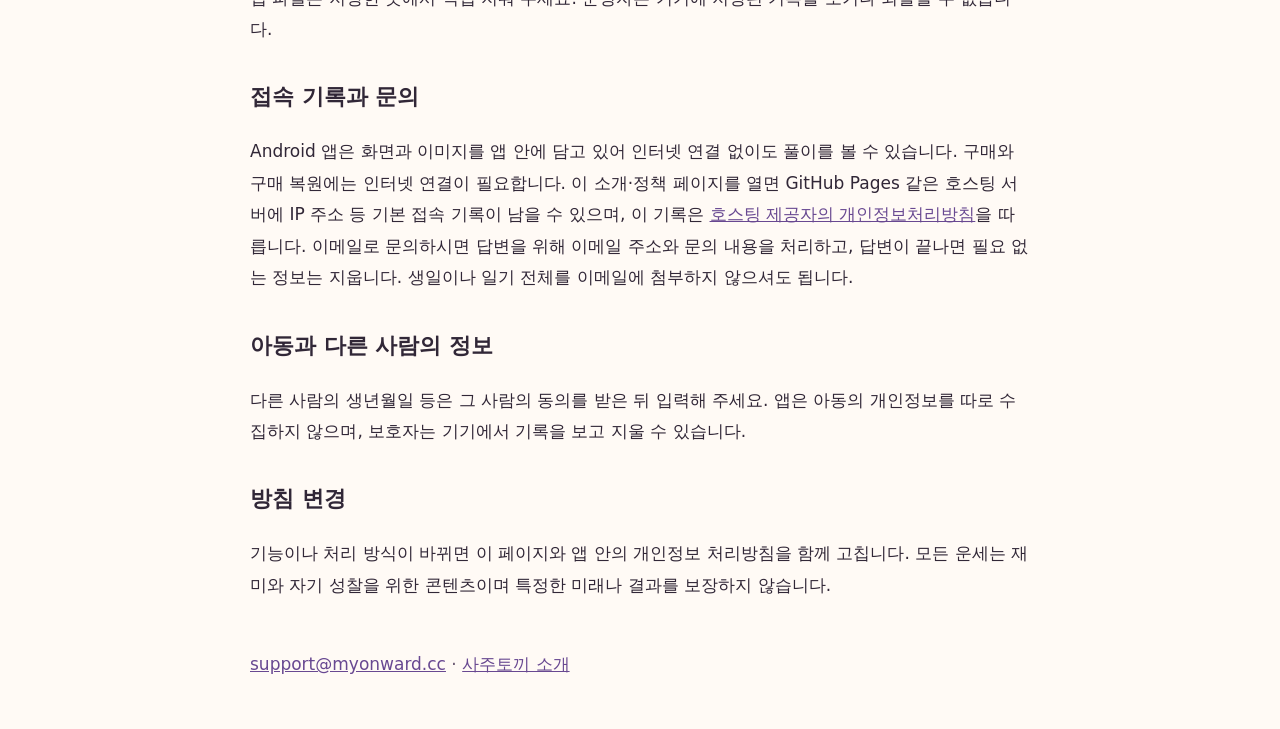
<file: privacy.html>
<!doctype html>
<html lang="ko"><head><meta charset="utf-8"><meta name="viewport" content="width=device-width,initial-scale=1"><title>사주토끼 개인정보 처리방침</title><style>body{max-width:780px;margin:48px auto;padding:0 24px;background:#fffaf5;color:#312737;font:17px/1.85 system-ui,sans-serif}h1{font-size:32px}h2{font-size:22px;margin-top:32px}a{color:#684891}footer{margin:48px 0;color:#66556e}</style><meta name="description" content="사주토끼의 개인정보 처리방침입니다. 기기에 저장하는 프로필·생일·일기·구매 정보와 Google Play 결제, 알림·위젯, 기록의 백업·삭제 및 문의 방법을 안내합니다."><link rel="canonical" href="https://hazelejeong.github.io/sajutokki-public/privacy.html"><meta property="og:title" content="사주토끼 개인정보 처리방침"><meta property="og:type" content="website"><meta property="og:url" content="https://hazelejeong.github.io/sajutokki-public/privacy.html"><meta property="og:image" content="https://hazelejeong.github.io/sajutokki-public/assets/og.png"><meta name="twitter:card" content="summary_large_image"><script type="application/ld+json">{"@context":"https://schema.org","@graph":[{"@type":"WebPage","name":"사주토끼 개인정보 처리방침","url":"https://hazelejeong.github.io/sajutokki-public/privacy.html","inLanguage":"ko-KR"}]}</script></head><body>
<h1>사주토끼 개인정보 처리방침</h1><p>시행일: 2026년 11월 11일 · Android 앱 cc.myonward.kr</p>
<h2>운영자와 적용 범위</h2><p>사주토끼는 RottenRopes · Hazel Jeong이 운영합니다. 이 방침은 사주토끼 Android 앱과 웹 버전에 적용됩니다. 개인정보와 서비스 문의: <a href="mailto:support@myonward.cc">support@myonward.cc</a></p>
<h2>기기에 저장하는 정보</h2><p>이름, 생년월일, 양력·음력과 윤달 여부, 태어난 시간, 선택해서 입력한 성별, 궁합에 입력한 상대 정보, 고른 운세와 타로, 저장한 풀이, 편지 답장과 일기는 사용하는 기기에만 저장합니다. Android 앱은 앱 안의 저장소(Preferences)를, 웹 버전은 브라우저의 localStorage를 사용하며 운영자 서버로 보내지 않습니다. 프로필을 입력하지 않아도 운세 목록과 타로를 이용할 수 있습니다.</p>
<h2>정보를 사용하는 목적</h2><p>입력한 생일로 간지를 계산해 풀이를 보여 드리고, 저장한 기록을 다시 열어 보는 데에만 사용합니다. 계산은 모두 기기 안에서 이루어집니다. 광고, 분석 SDK, 외부 AI, 로그인, 푸시 알림을 사용하지 않으며, 운영자는 개인정보를 수집하거나 판매·공유하지 않습니다.</p>
<h2>결제 정보</h2><p>오늘의 운세는 무료이고, 그 밖의 깊은 풀이는 인앱 구매로 열 수 있습니다. 결제는 Google Play가 처리하며, 앱은 카드 번호 같은 결제 수단 정보를 받지 않습니다. 앱은 어떤 상품을 구매했는지만 기기에 저장해 구매한 콘텐츠를 여는 데 사용합니다. 결제 과정에서 Google Play가 처리하는 정보는 <a href="https://policies.google.com/privacy?hl=ko">Google 개인정보처리방침</a>을 따릅니다. 앱을 다시 설치했거나 기기를 바꿨다면 같은 Google 계정으로 ‘구매 복원’을 눌러 구매한 콘텐츠를 다시 열 수 있습니다.</p>
<h2>알림과 홈 화면 위젯</h2><p>알림을 허용하면 기기 안에서 아침 운세와 저녁 편지 알림을 예약합니다. 알림을 보내기 위해 운영자 서버에 기기 토큰이나 프로필을 전송하지 않습니다. 내 정보 또는 Android 알림 설정에서 시간과 사용 여부를 바꿀 수 있습니다. 홈 화면 위젯에는 오늘의 운세 요약과 달 도장 기록이 표시됩니다. 다른 사람이 기기 화면을 볼 수 있다면 위젯 내용도 보일 수 있으며, 위젯을 홈 화면에서 제거할 수 있습니다.</p>
<h2>공유와 백업</h2><p>‘공유하기’는 콘텐츠나 앱 소개 페이지 주소만 보냅니다. 이름, 생일, 질문, 개인 풀이는 공유 주소에 넣지 않습니다. 직접 만드는 백업 파일과 백업 코드에는 개인 기록이 들어 있으며, 사용자가 고른 앱이나 저장 위치로만 내보냅니다. 운영자는 백업을 받지 않습니다. Android에서 내보내기용으로 만든 임시 파일은 공유가 끝나면 지웁니다. 백업은 안전한 곳에 보관해 주세요.</p>
<h2>보관, 열람, 수정과 삭제</h2><p>‘내 정보’에서 프로필을 고치거나 기록을 하나씩, 또는 한꺼번에 지울 수 있습니다. 앱 데이터나 브라우저 데이터를 지우거나 앱을 삭제해도 기기의 기록이 삭제됩니다. 계정과 서버 백업이 없고 Android 자동 클라우드 백업도 쓰지 않으므로, 기기를 바꿀 때는 직접 백업하고 복원해야 합니다. 따로 내보낸 백업 파일은 저장한 곳에서 직접 지워 주세요. 운영자는 기기에 저장된 기록을 보거나 되살릴 수 없습니다.</p>
<h2>접속 기록과 문의</h2><p>Android 앱은 화면과 이미지를 앱 안에 담고 있어 인터넷 연결 없이도 풀이를 볼 수 있습니다. 구매와 구매 복원에는 인터넷 연결이 필요합니다. 이 소개·정책 페이지를 열면 GitHub Pages 같은 호스팅 서버에 IP 주소 등 기본 접속 기록이 남을 수 있으며, 이 기록은 <a href="https://docs.github.com/ko/site-policy/privacy-policies/github-general-privacy-statement">호스팅 제공자의 개인정보처리방침</a>을 따릅니다. 이메일로 문의하시면 답변을 위해 이메일 주소와 문의 내용을 처리하고, 답변이 끝나면 필요 없는 정보는 지웁니다. 생일이나 일기 전체를 이메일에 첨부하지 않으셔도 됩니다.</p>
<h2>아동과 다른 사람의 정보</h2><p>다른 사람의 생년월일 등은 그 사람의 동의를 받은 뒤 입력해 주세요. 앱은 아동의 개인정보를 따로 수집하지 않으며, 보호자는 기기에서 기록을 보고 지울 수 있습니다.</p>
<h2>방침 변경</h2><p>기능이나 처리 방식이 바뀌면 이 페이지와 앱 안의 개인정보 처리방침을 함께 고칩니다. 모든 운세는 재미와 자기 성찰을 위한 콘텐츠이며 특정한 미래나 결과를 보장하지 않습니다.</p>
<footer><a href="mailto:support@myonward.cc">support@myonward.cc</a> · <a href="./">사주토끼 소개</a></footer></body></html>
</file>
